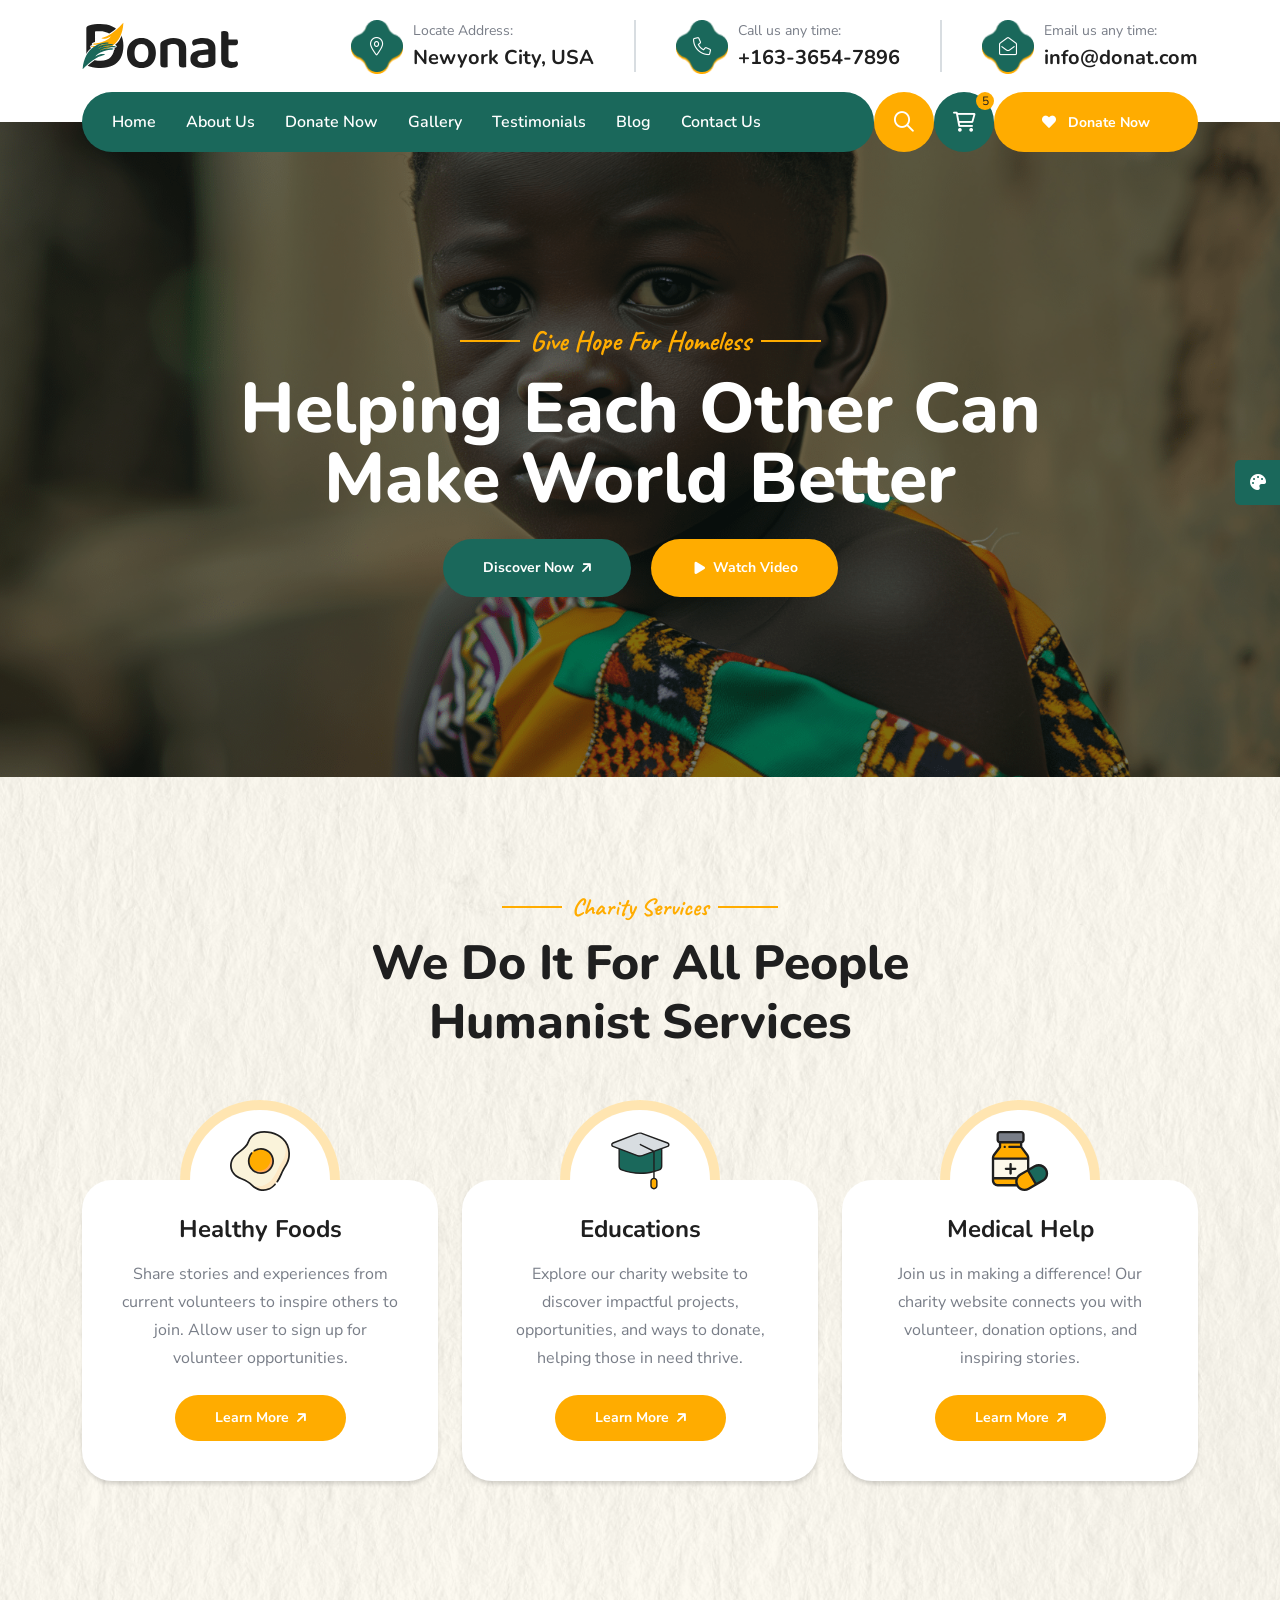
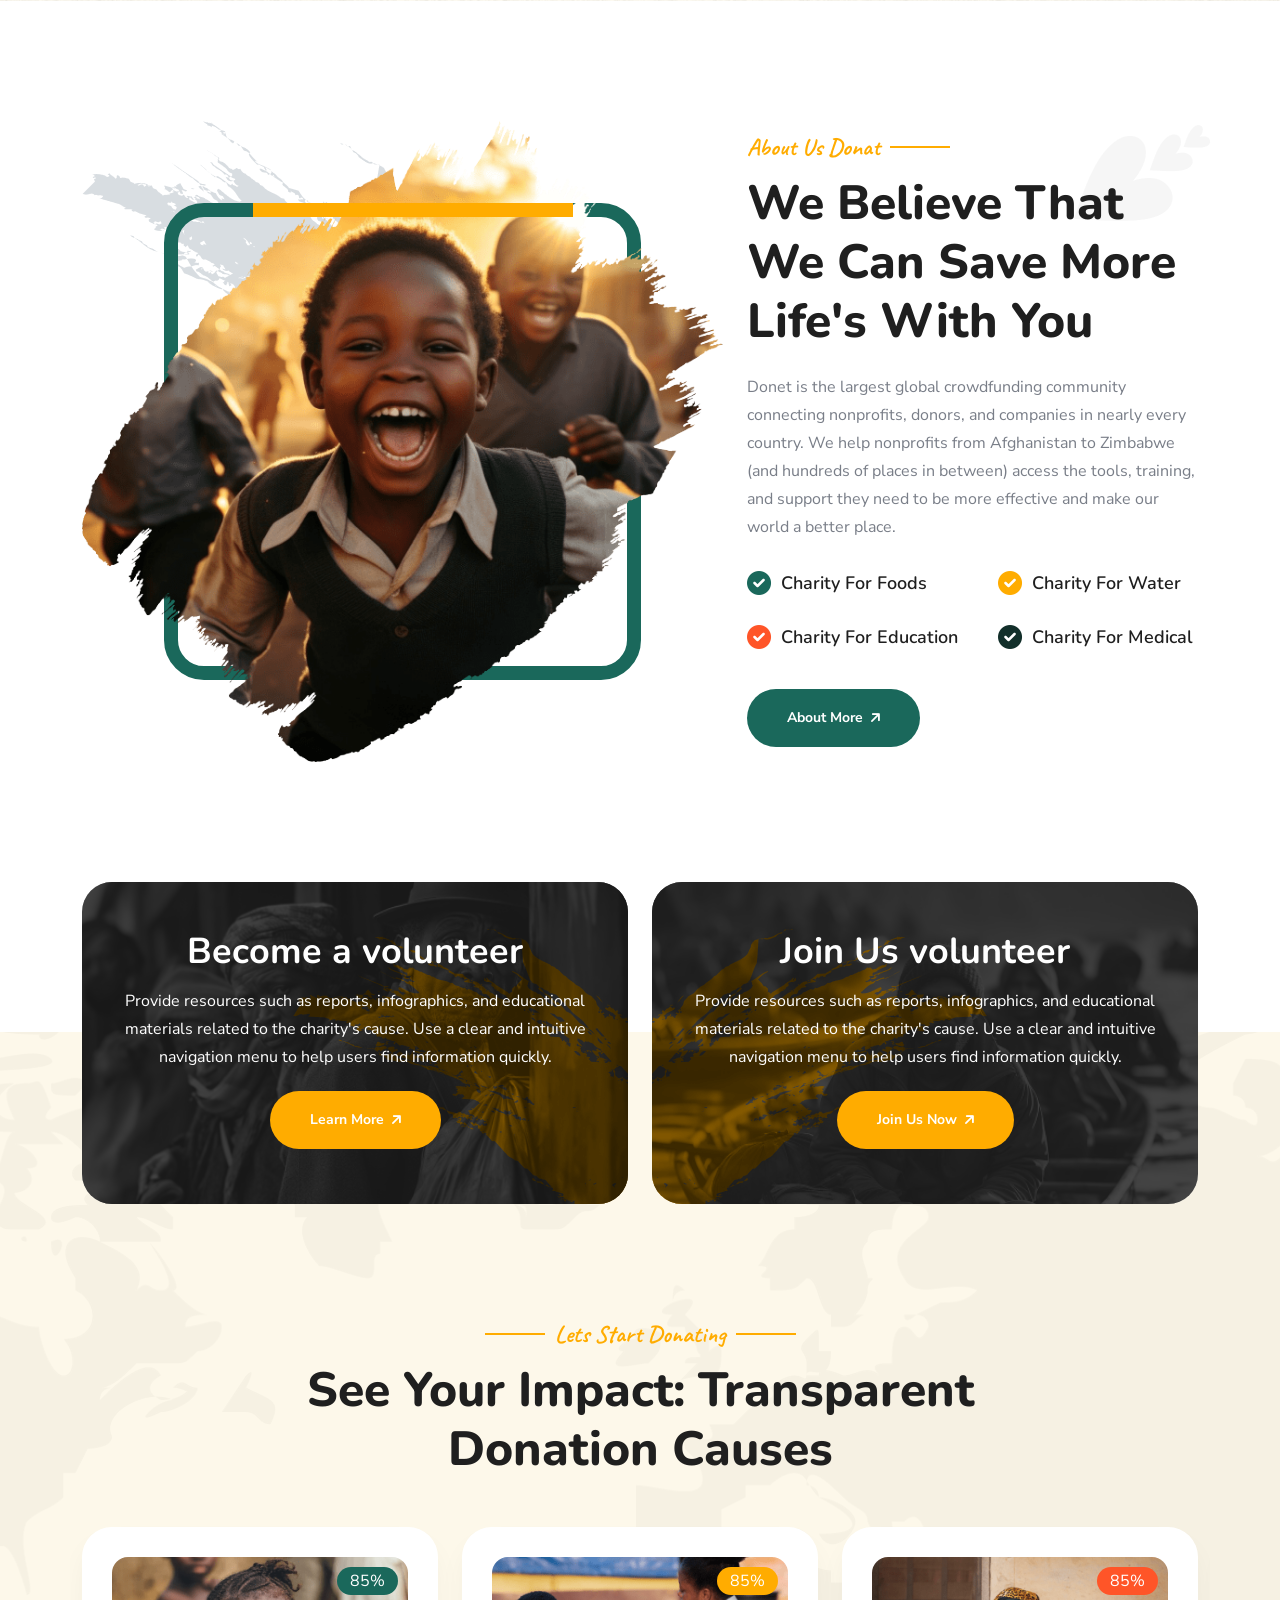
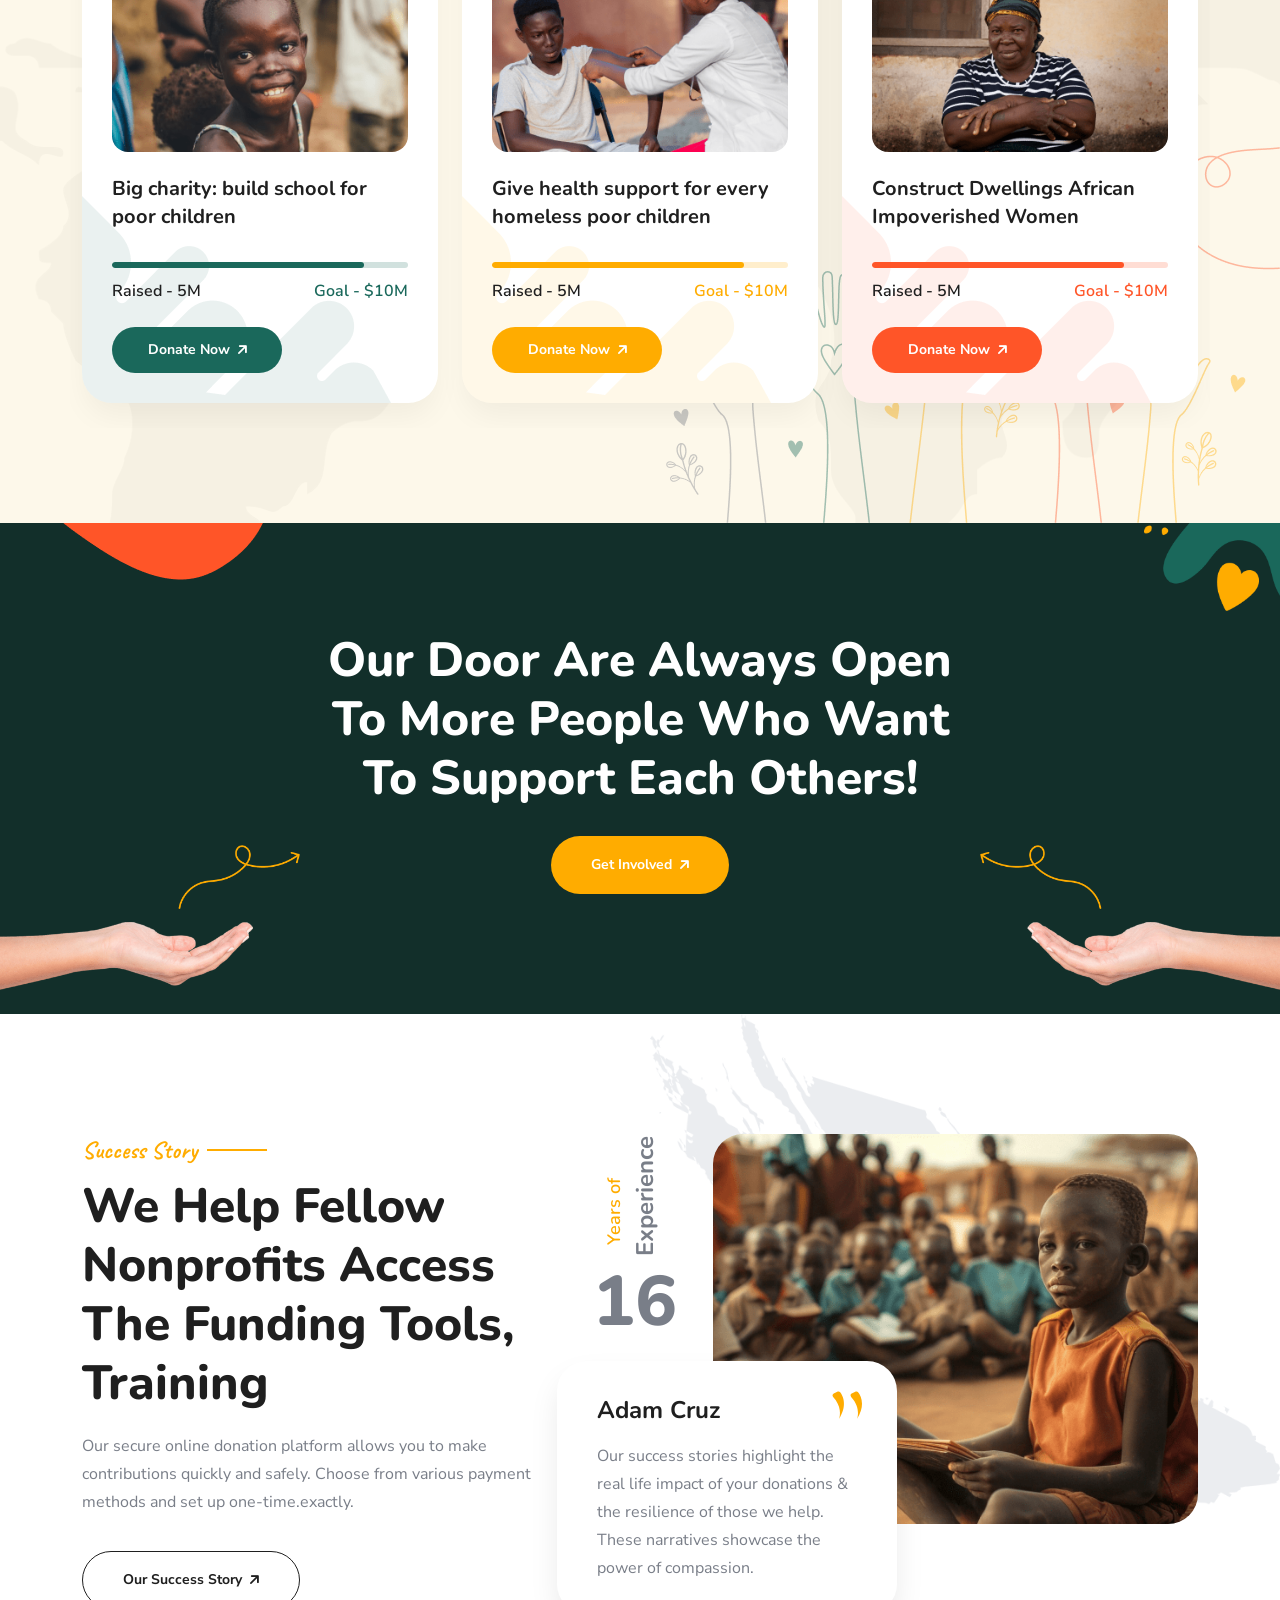
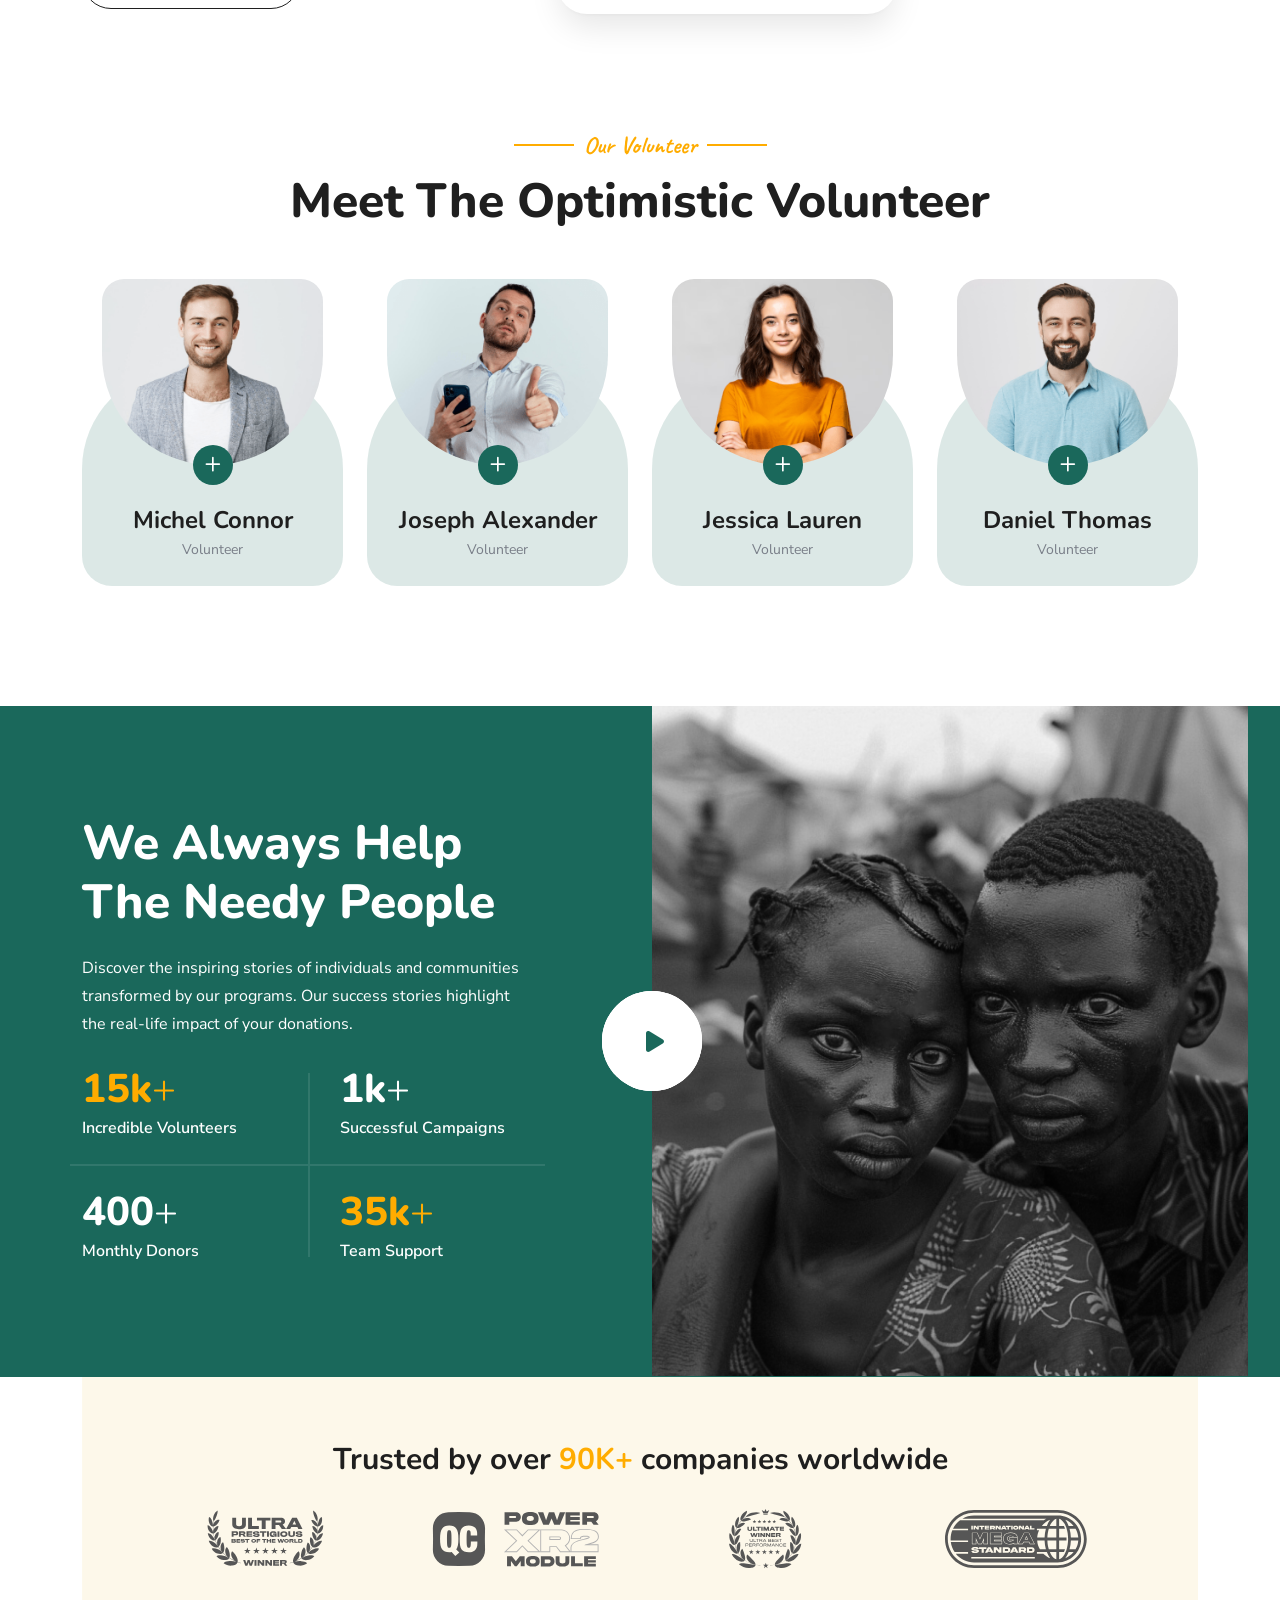
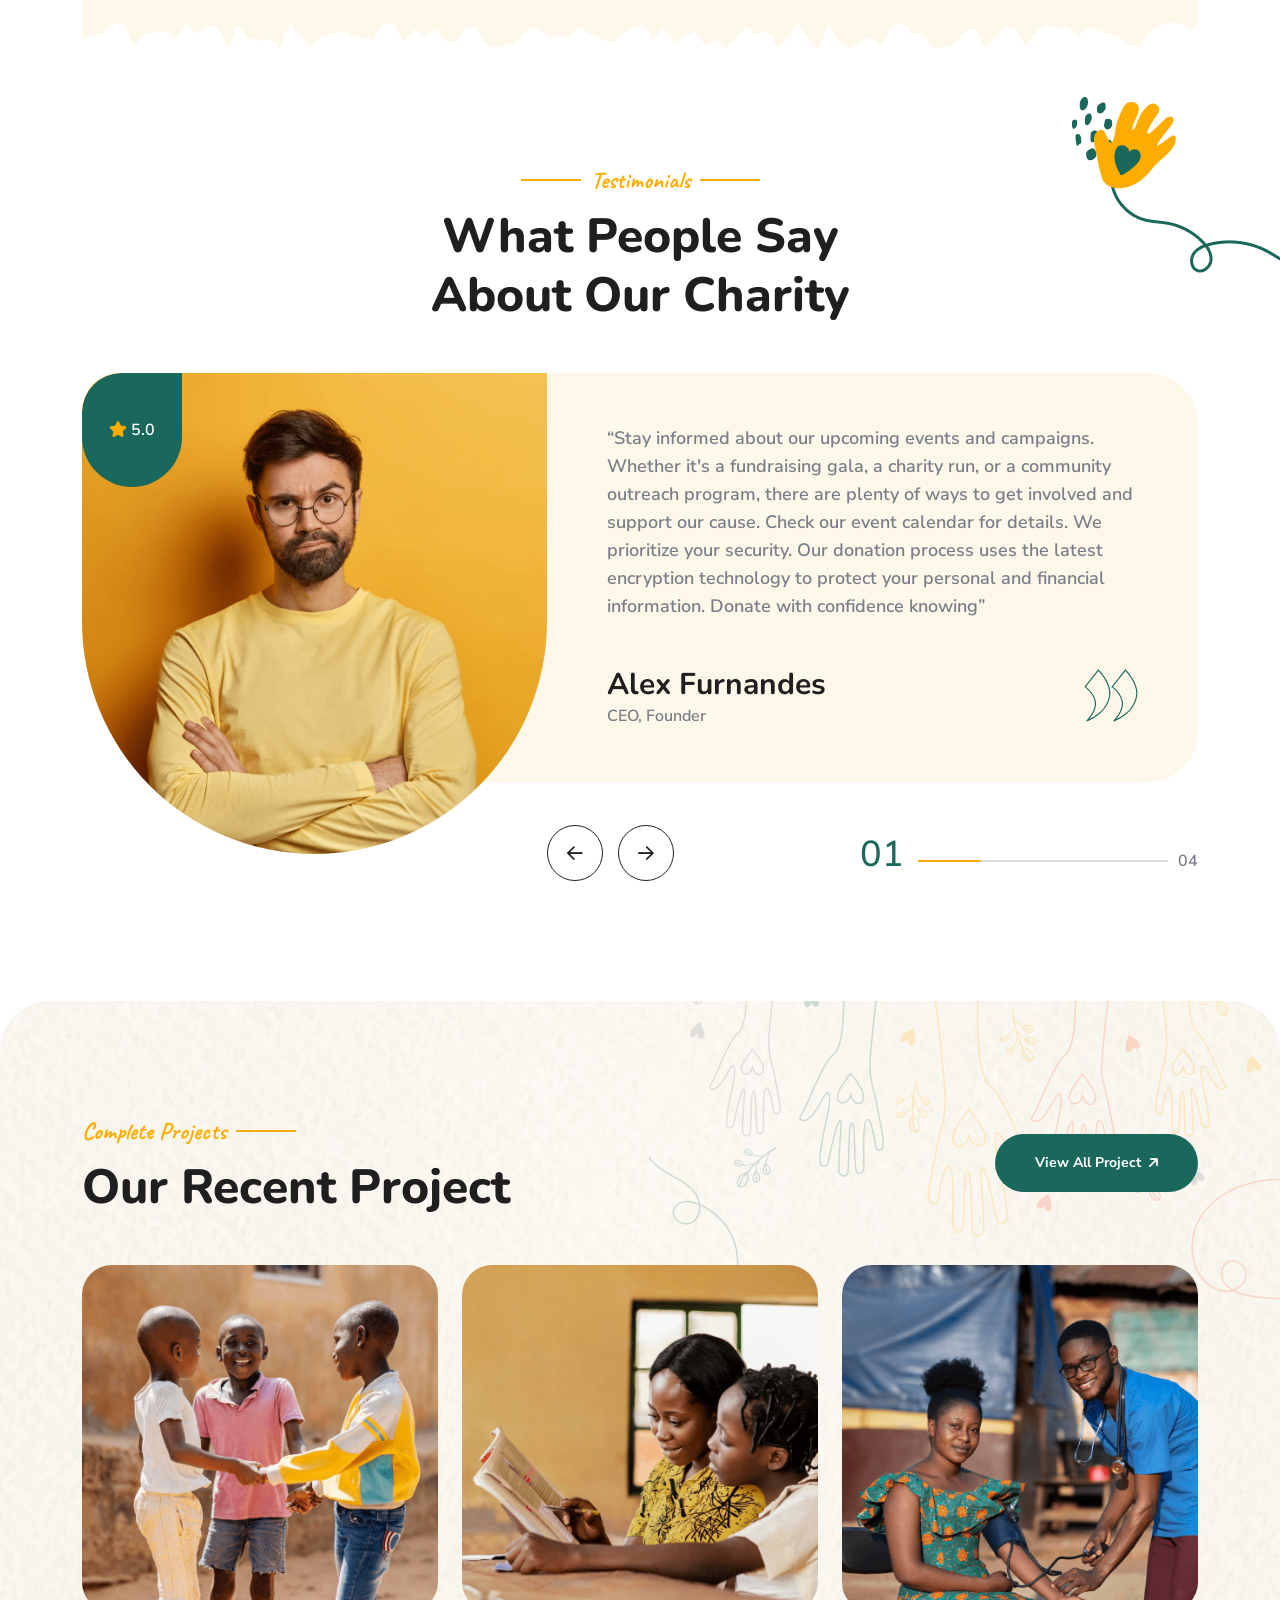
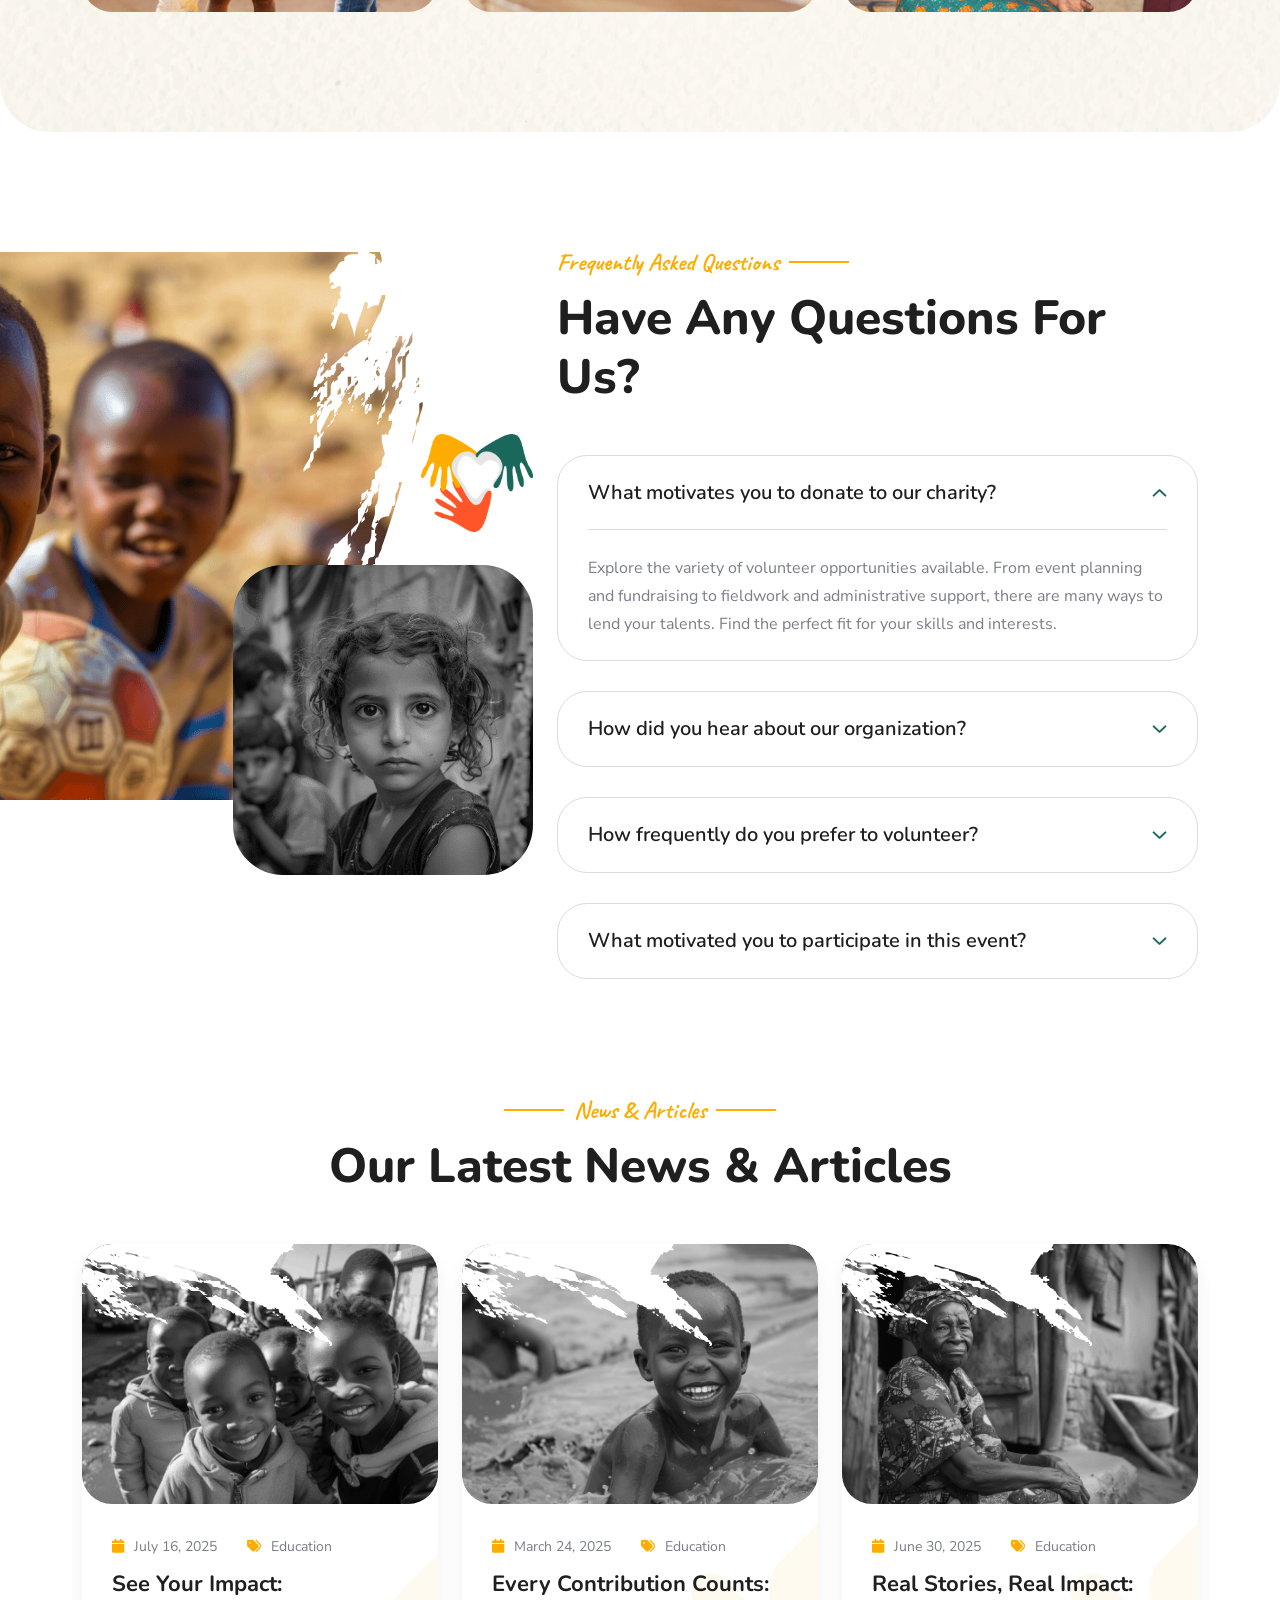
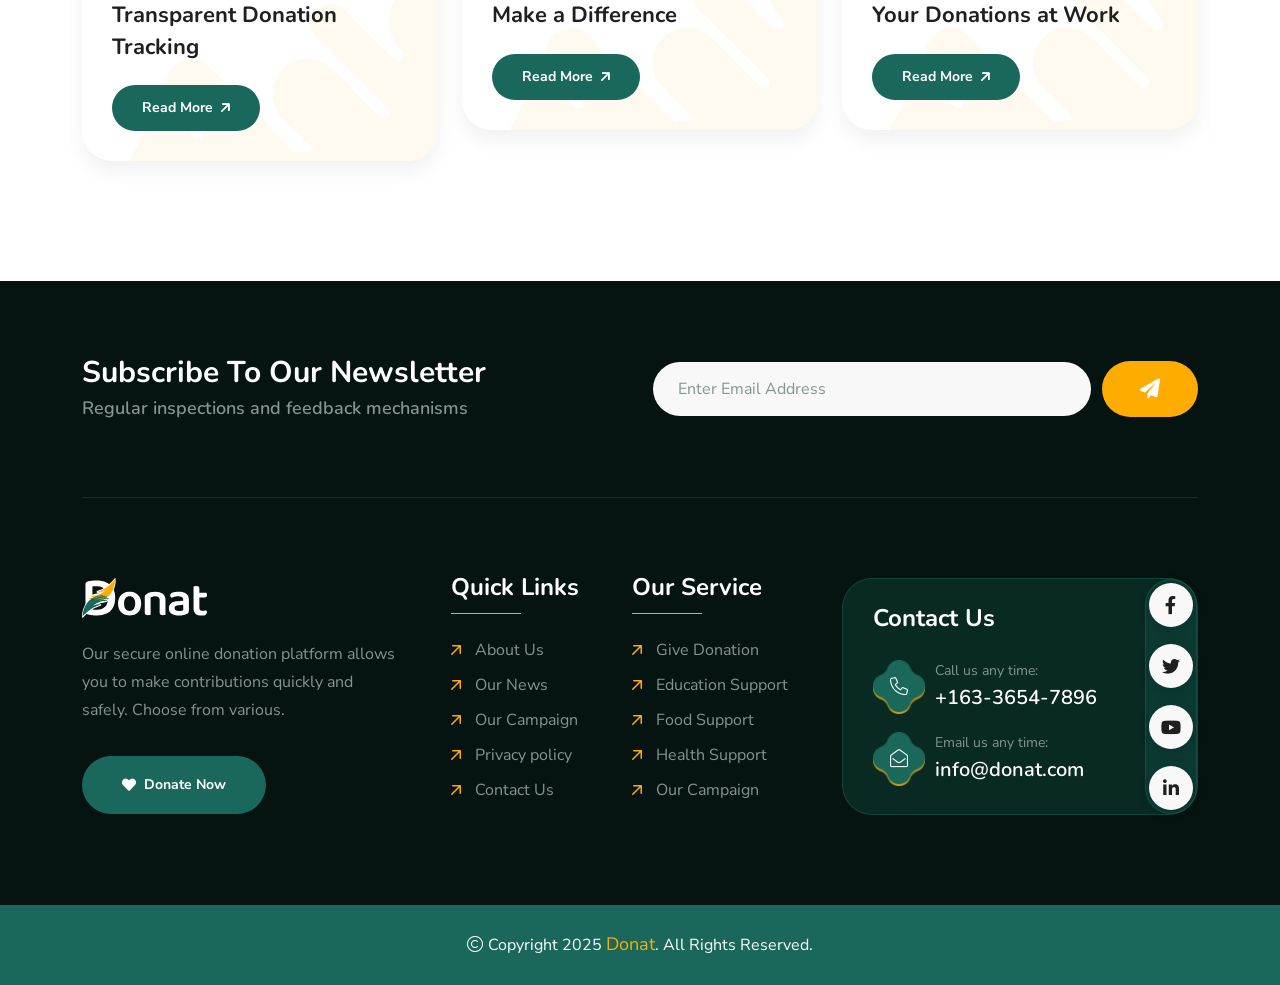
<file: index.html>
<!doctype html>
<html class="no-js" lang="zxx" dir="ltr">

<head>
    <meta charset="utf-8">
    <meta http-equiv="x-ua-compatible" content="ie=edge">
    <title>Donat - Charity & Donation-Home</title>
    <meta name="author" content="Donat">
    <meta name="description" content="Donat - Charity & Donation HTML ">
    <meta name="keywords" content="Donat - Charity & Donation HTML ">
    <meta name="robots" content="INDEX,FOLLOW">

    <!-- Mobile Specific Metas -->
    <meta name="viewport" content="width=device-width, initial-scale=1, shrink-to-fit=no">

    <!-- Favicons - Place favicon.ico in the root directory -->
    <link rel="apple-touch-icon" sizes="57x57" href="assets/img/favicons/apple-icon-57x57.png">
    <link rel="apple-touch-icon" sizes="60x60" href="assets/img/favicons/apple-icon-60x60.png">
    <link rel="apple-touch-icon" sizes="72x72" href="assets/img/favicons/apple-icon-72x72.png">
    <link rel="apple-touch-icon" sizes="76x76" href="assets/img/favicons/apple-icon-76x76.png">
    <link rel="apple-touch-icon" sizes="114x114" href="assets/img/favicons/apple-icon-114x114.png">
    <link rel="apple-touch-icon" sizes="120x120" href="assets/img/favicons/apple-icon-120x120.png">
    <link rel="apple-touch-icon" sizes="144x144" href="assets/img/favicons/apple-icon-144x144.png">
    <link rel="apple-touch-icon" sizes="152x152" href="assets/img/favicons/apple-icon-152x152.png">
    <link rel="apple-touch-icon" sizes="180x180" href="assets/img/favicons/apple-icon-180x180.png">
    <link rel="icon" type="image/png" sizes="192x192" href="assets/img/favicons/android-icon-192x192.png">
    <link rel="icon" type="image/png" sizes="32x32" href="assets/img/favicons/favicon-32x32.png">
    <link rel="icon" type="image/png" sizes="96x96" href="assets/img/favicons/favicon-96x96.png">
    <link rel="icon" type="image/png" sizes="16x16" href="assets/img/favicons/favicon-16x16.png">
    <link rel="manifest" href="assets/img/favicons/manifest.json">
    <meta name="msapplication-TileColor" content="#ffffff">
    <meta name="msapplication-TileImage" content="assets/img/favicons/ms-icon-144x144.png">
    <meta name="theme-color" content="#ffffff">

    <!--==============================
	  Google Fonts
	============================== -->
    <link rel="preconnect" href="https://fonts.googleapis.com/">
    <link rel="preconnect" href="https://fonts.gstatic.com/" crossorigin>
    <link href="https://fonts.googleapis.com/css2?family=Caveat:wght@400..700&amp;family=Nunito+Sans:ital,opsz,wght@0,6..12,200..1000;1,6..12,200..1000&amp;family=Nunito:ital,wght@0,200..1000;1,200..1000&amp;display=swap" rel="stylesheet">

    <!--==============================
	    All CSS File
	============================== -->
    <!-- Bootstrap -->
    <link rel="stylesheet" href="assets/css/bootstrap.min.css">
    <!-- Fontawesome Icon -->
    <link rel="stylesheet" href="assets/css/fontawesome.min.css">
    <!-- Magnific Popup -->
    <link rel="stylesheet" href="assets/css/magnific-popup.min.css">
    <!-- Swiper Js -->
    <link rel="stylesheet" href="assets/css/swiper-bundle.min.css">
    <!-- Theme Custom CSS -->
    <link rel="stylesheet" href="assets/css/style.css">

</head>

<body>

    <!--[if lte IE 9]>
    	<p class="browserupgrade">You are using an <strong>outdated</strong> browser. Please <a href="https://browsehappy.com/">upgrade your browser</a> to improve your experience and security.</p>
  	<![endif]-->


    <!--********************************
   		Code Start From Here 
	******************************** -->

    <!--==============================
     Preloader
  ==============================-->
    <div class="preloader ">
        <button class="th-btn style2 preloaderCls">Cancel Preloader </button>
        <div class="preloader-inner">
            <span class="loader">
                LIT Donat
                <span class="loading-text"> LIT Donat</span>
            </span>
        </div>
    </div><!--==============================
    Sidemenu
============================== -->
    <div class="sidemenu-wrapper sidemenu-cart ">
        <div class="sidemenu-content">
            <button class="closeButton sideMenuCls"><i class="far fa-times"></i></button>
            <div class="widget woocommerce widget_shopping_cart">
                <h3 class="widget_title">Shopping cart</h3>
                <div class="widget_shopping_cart_content">
                    <ul class="woocommerce-mini-cart cart_list product_list_widget ">
                        <li class="woocommerce-mini-cart-item mini_cart_item">
                            <a href="#" class="remove remove_from_cart_button"><i class="far fa-times"></i></a>
                            <a href="#"><img src="assets/img/product/product_thumb_1_1.png" alt="Cart Image">Books</a>
                            <span class="quantity">1 ×
                                <span class="woocommerce-Price-amount amount">
                                    <span class="woocommerce-Price-currencySymbol">$</span>940.00</span>
                            </span>
                        </li>
                        <li class="woocommerce-mini-cart-item mini_cart_item">
                            <a href="#" class="remove remove_from_cart_button"><i class="far fa-times"></i></a>
                            <a href="#"><img src="assets/img/product/product_thumb_1_2.png" alt="Cart Image">Medicine</a>
                            <span class="quantity">1 ×
                                <span class="woocommerce-Price-amount amount">
                                    <span class="woocommerce-Price-currencySymbol">$</span>899.00</span>
                            </span>
                        </li>
                        <li class="woocommerce-mini-cart-item mini_cart_item">
                            <a href="#" class="remove remove_from_cart_button"><i class="far fa-times"></i></a>
                            <a href="#"><img src="assets/img/product/product_thumb_1_3.png" alt="Cart Image">Dress</a>
                            <span class="quantity">1 ×
                                <span class="woocommerce-Price-amount amount">
                                    <span class="woocommerce-Price-currencySymbol">$</span>756.00</span>
                            </span>
                        </li>
                        <li class="woocommerce-mini-cart-item mini_cart_item">
                            <a href="#" class="remove remove_from_cart_button"><i class="far fa-times"></i></a>
                            <a href="#"><img src="assets/img/product/product_thumb_1_4.png" alt="Cart Image">Chair</a>
                            <span class="quantity">1 ×
                                <span class="woocommerce-Price-amount amount">
                                    <span class="woocommerce-Price-currencySymbol">$</span>723.00</span>
                            </span>
                        </li>
                        <li class="woocommerce-mini-cart-item mini_cart_item">
                            <a href="#" class="remove remove_from_cart_button"><i class="far fa-times"></i></a>
                            <a href="#"><img src="assets/img/product/product_thumb_1_5.png" alt="Cart Image">Cloths</a>
                            <span class="quantity">1 ×
                                <span class="woocommerce-Price-amount amount">
                                    <span class="woocommerce-Price-currencySymbol">$</span>1080.00</span>
                            </span>
                        </li>
                    </ul>
                    <p class="woocommerce-mini-cart__total total">
                        <strong>Subtotal:</strong>
                        <span class="woocommerce-Price-amount amount">
                            <span class="woocommerce-Price-currencySymbol">$</span>4398.00</span>
                    </p>
                    <p class="woocommerce-mini-cart__buttons buttons">
                        <a href="cart.html" class="th-btn wc-forward">View cart</a>
                        <a href="checkout.html" class="th-btn checkout wc-forward">Checkout</a>
                    </p>
                </div>
            </div>
        </div>
    </div>
    <div class="popup-search-box d-none d-lg-block">
        <button class="searchClose"><i class="far fa-times"></i></button>
        <form action="#">
            <input type="text" placeholder="What are you looking for?">
            <button type="submit"><i class="fal fa-search"></i></button>
        </form>
    </div><!--==============================
    Mobile Menu
  ============================== -->
    <div class="th-menu-wrapper">
        <div class="th-menu-area text-center">
            <button class="th-menu-toggle"><i class="fal fa-times"></i></button>
            <div class="mobile-logo">
                <a href="index.html"><img src="assets/img/logo.svg" alt="Donat"></a>
            </div>
            <div class="th-mobile-menu">
                <ul>
                    <li class="">
                        <a href="index.html">Home</a>  
                    </li>
                    <li>
                        <a href="about.html">About Us</a>
                    </li>
                   
                    <li>
                        <a href="donate-now.html">Donate Now</a>
                    </li>
                        
                     <li>
                        <a href="gallery.html">Gallery</a>
                    </li>

                    <li>
                        <a href="testimonial.html">Testimonials</a>
                    </li>

                     <li>
                        <a href="blog.html">Blog </a>
                    </li>
                     
                    <li>
                        <a href="contact.html">Contact Us</a>
                    </li>
                </ul>
            </div>
        </div>
    </div>
    <div class="color-scheme-wrap active">
        <button class="switchIcon"><i class="fa-solid fa-palette"></i></button>
        <h3 class="color-scheme-wrap-title text-center">Color Switcher</h3>
        <h4 class="color-scheme-wrap-subtitle text-center">Theme Color</h4>
        <div class="color-switch-btns">
            <button data-color="#1A685B"><i class="fa-solid fa-droplet"></i></button>
            <button data-color="#f34e3a"><i class="fa-solid fa-droplet"></i></button>
            <button data-color="#FF4857"><i class="fa-solid fa-droplet"></i></button>
            <button data-color="#3843C1"><i class="fa-solid fa-droplet"></i></button>
            <button data-color="#FF7E02"><i class="fa-solid fa-droplet"></i></button>
        </div>
        <h4 class="color-scheme-wrap-subtitle mt-20 text-center">Secondary Color</h4>
        <div class="secondary-color-switch-btns">
            <button data-secondary-color="#FFAC00"><i class="fa-solid fa-droplet"></i></button>
            <button data-secondary-color="#F41E1E"><i class="fa-solid fa-droplet"></i></button>
            <button data-secondary-color="#f34e3a"><i class="fa-solid fa-droplet"></i></button>
            <button data-secondary-color="#FF4857"><i class="fa-solid fa-droplet"></i></button>
            <button data-secondary-color="#3843C1"><i class="fa-solid fa-droplet"></i></button>
        </div>
    </div><!--==============================
	Header Area
==============================-->
    <header class="th-header header-default onepage-nav">
        <div class="menu-top">
            <div class="container">
                <div class="row justify-content-center justify-content-lg-between align-items-center gy-2">
                    <div class="col-auto d-none d-lg-block">
                        <div class="header-logo">
                            <a href="index.html"><img src="assets/img/logo.svg" alt="Donat"></a>
                        </div>
                    </div>
                    <div class="col-auto d-none d-md-block">
                        <div class="info-card-wrap">
                            <div class="info-card">
                                <div class="box-icon">
                                    <i class="fal fa-map-marker-alt"></i>
                                    <div class="bg-shape1" data-mask-src="assets/img/shape/info_card_icon_bg_shape_1_1.png"></div>
                                    <div class="bg-shape2" data-mask-src="assets/img/shape/info_card_icon_bg_shape_1_1.png"></div>
                                </div>
                                <div class="box-content">
                                    <p class="box-text">Locate Address:</p>
                                    <h4 class="box-title"><a href="https://www.google.com/maps">Newyork City, USA</a></h4>
                                </div>
                            </div>
                            <div class="info-card">
                                <div class="box-icon">
                                    <i class="fal fa-phone"></i>
                                    <div class="bg-shape1" data-mask-src="assets/img/shape/info_card_icon_bg_shape_1_1.png"></div>
                                    <div class="bg-shape2" data-mask-src="assets/img/shape/info_card_icon_bg_shape_1_1.png"></div>
                                </div>
                                <div class="box-content">
                                    <p class="box-text">Call us any time:</p>
                                    <h4 class="box-title"><a href="tel:16336547896">+163-3654-7896</a></h4>
                                </div>
                            </div>
                            <div class="info-card">
                                <div class="box-icon">
                                    <i class="fal fa-envelope-open"></i>
                                    <div class="bg-shape1" data-mask-src="assets/img/shape/info_card_icon_bg_shape_1_1.png"></div>
                                    <div class="bg-shape2" data-mask-src="assets/img/shape/info_card_icon_bg_shape_1_1.png"></div>
                                </div>
                                <div class="box-content">
                                    <p class="box-text">Email us any time:</p>
                                    <h4 class="box-title"><a href="mailto:info@donat.com">info@donat.com</a></h4>
                                </div>
                            </div>
                        </div>
                    </div>
                    <div class="col-auto header-social-col">
                        <div class="th-social">
                            <a href="https://www.facebook.com/"><i class="fab fa-facebook-f"></i></a>
                            <a href="https://www.twitter.com/"><i class="fab fa-twitter"></i></a>
                            <a href="https://www.youtube.com/"><i class="fab fa-youtube"></i></a>
                            <a href="https://www.linkedin.com/"><i class="fab fa-linkedin-in"></i></a>
                        </div>
                    </div>
                </div>
            </div>
        </div>
        <div class="sticky-wrapper">
            <!-- Main Menu Area -->
            <div class="container">
                <div class="menu-area">
                    <div class="menu-area-wrap">
                        <div class="col-auto d-inline-block d-lg-none">
                            <div class="header-logo">
                                <a href="index.html"><img src="assets/img/logo-white.svg" alt="Donat"></a>
                            </div>
                        </div>
                        <nav class="main-menu d-none d-lg-block">
                            <ul>
                                <li class="">
                        <a href="index.html">Home</a>  
                    </li>
                    <li>
                        <a href="about.html">About Us</a>
                    </li>
                   
                    <li>
                        <a href="donate-now.html">Donate Now</a>
                    </li>
                        
                     <li>
                        <a href="gallery.html">Gallery</a>
                    </li>

                    <li>
                        <a href="testimonial.html">Testimonials</a>
                    </li>

                     <li>
                        <a href="blog.html">Blog </a>
                    </li>
                     
                    <li>
                        <a href="contact.html">Contact Us</a>
                    </li>
                            </ul>
                        </nav>
                        <p class="header-notice"><img class="me-1" src="assets/img/icon/heart-icon.svg" alt="img">Are you ready to help them? Let’s become a volunteers...</p>
                    </div>
                    <div class="header-button">
                        <button type="button" class="icon-btn style2 searchBoxToggler d-lg-block d-none"><i class="far fa-search"></i></button>
                        <button type="button" class="icon-btn sideMenuToggler">
                            <span class="badge">5</span>
                            <i class="fa-regular fa-cart-shopping"></i>
                        </button>
                        <a href="contact.html" class="th-btn style3 d-lg-block d-none"><i class="fas fa-heart me-2"></i> Donate Now</a>
                        <button type="button" class="icon-btn th-menu-toggle d-lg-none"><i class="far fa-bars"></i></button>
                    </div>
                </div>
            </div>
        </div>
    </header>



    <!--==============================
Hero Area
==============================-->
    <div class="th-hero-wrapper hero-1" id="hero">
        <div class="swiper th-slider hero-slider1" id="heroSlide1" data-slider-options='{"effect":"fade", "autoHeight": "true"}'>
            <div class="swiper-wrapper">
                <div class="swiper-slide">
                    <div class="hero-inner" data-bg-src="assets/img/hero/hero_bg_1_1.jpg" data-overlay="black4" data-opacity="5">
                        <div class="hero-bg-shape1-1">
                            <img src="assets/img/hero/hero-bg-shape1-1.png" alt="img">
                        </div>
                        <div class="container">
                            <div class="row justify-content-center">
                                <div class="col-xl-12">
                                    <div class="hero-style1 text-center">
                                        <span class="sub-title justify-content-center" data-ani="slideinup" data-ani-delay="0.2s">Give Hope For Homeless</span>
                                        <h1 class="hero-title text-white">
                                            <span class="title1" data-ani="slideinup" data-ani-delay="0.4s">
                                                Helping Each Other Can </span>
                                            <span class="title1" data-ani="slideinup" data-ani-delay="0.4s">
                                                Make World Better </span>
                                        </h1>
                                        <div class="btn-wrap justify-content-center" data-ani="slideinup" data-ani-delay="0.7s">
                                            <a href="contact.html" class="th-btn style4">Discover Now <i class="fas fa-arrow-up-right ms-2"></i></a>
                                            <a href="https://www.youtube.com/watch?v=_sI_Ps7JSEk" class="th-btn style5 popup-video"><i class="fas fa-play me-2"></i> Watch Video</a>
                                        </div>
                                    </div>
                                </div>
                            </div>
                        </div>
                    </div>

                </div>
                <div class="swiper-slide">
                    <div class="hero-inner" data-bg-src="assets/img/hero/hero_bg_1_2.jpg" data-overlay="black4" data-opacity="5">
                        <div class="hero-bg-shape1-1">
                            <img src="assets/img/hero/hero-bg-shape1-1.png" alt="img">
                        </div>
                        <div class="container">
                            <div class="row justify-content-center">
                                <div class="col-xl-12">
                                    <div class="hero-style1 text-center">
                                        <span class="sub-title justify-content-center" data-ani="slideinup" data-ani-delay="0.2s">Welcome to Donat Charity</span>
                                        <h1 class="hero-title text-white">
                                            <span class="title1" data-ani="slideinup" data-ani-delay="0.4s">
                                                Every Donation Counts </span>
                                            <span class="title1" data-ani="slideinup" data-ani-delay="0.4s">
                                                Every Heart Matters </span>
                                        </h1>
                                        <div class="btn-wrap justify-content-center" data-ani="slideinup" data-ani-delay="0.7s">
                                            <a href="contact.html" class="th-btn style4">Discover Now <i class="fas fa-arrow-up-right ms-2"></i></a>
                                            <a href="https://www.youtube.com/watch?v=_sI_Ps7JSEk" class="th-btn style5 popup-video"><i class="fas fa-play me-2"></i> Watch Video</a>
                                        </div>
                                    </div>
                                </div>
                            </div>
                        </div>
                    </div>

                </div>
            </div>
        </div>
    </div>
    <!--======== / Hero Section ========-->
    <!--==============================
Service Area  
==============================-->
    <section class="overflow-hidden space" id="service-sec" data-bg-src="assets/img/bg/gray-bg1.png" data-overlay="gray" data-opacity="6">
        <div class="shape-mockup service-bg-shape1-1 d-xxl-inline-block d-none" data-top="15%" data-left="0">
            <div class="color-masking">
                <div class="masking-src" data-mask-src="assets/img/shape/hand-shape1.png"></div>
                <img src="assets/img/shape/hand-shape1.png" alt="img">
            </div>
        </div>
        <div class="shape-mockup service-bg-shape1-2 d-xxl-inline-block d-none" data-top="35%" data-left="0">
            <div class="color-masking">
                <div class="masking-src" data-mask-src="assets/img/shape/hand-shape2.png"></div>
                <img src="assets/img/shape/hand-shape2.png" alt="img">
            </div>
        </div>
        <div class="service-bg-shape1-3 d-xxl-inline-block d-none"></div>
        <div class="service-bg-shape1-4 d-xxl-inline-block d-none"></div>
        <div class="container">
            <div class="row justify-content-center">
                <div class="col-lg-7">
                    <div class="title-area text-center">
                        <span class="sub-title">Charity Services</span>
                        <h2 class="sec-title">We Do it for all People
                            Humanist Services</h2>
                    </div>
                </div>
            </div>
            <div class="row gy-30 gx-30 justify-content-center">
                <div class="col-xl-4 col-md-6">
                    <div class="service-card">
                        <div class="box-icon">
                            <img src="assets/img/icon/service-icon/service-card-icon1-1.svg" alt="Icon">
                        </div>
                        <div class="box-content">
                            <h3 class="box-title"><a href="about.html">Healthy Foods</a></h3>
                            <p class="box-text">Share stories and experiences from current volunteers to inspire others to join. Allow user to sign up for volunteer opportunities.</p>
                            <a href="about.html" class="th-btn">Learn More<i class="fas fa-arrow-up-right ms-2"></i></a>
                        </div>
                    </div>
                </div>
                <div class="col-xl-4 col-md-6">
                    <div class="service-card">
                        <div class="box-icon">
                            <img src="assets/img/icon/service-icon/service-card-icon1-2.svg" alt="Icon">
                        </div>
                        <div class="box-content">
                            <h3 class="box-title"><a href="about.html">Educations</a></h3>
                            <p class="box-text">Explore our charity website to discover impactful projects, opportunities, and ways to donate, helping those in need thrive.</p>
                            <a href="about.html" class="th-btn">Learn More<i class="fas fa-arrow-up-right ms-2"></i></a>
                        </div>
                    </div>
                </div>
                <div class="col-xl-4 col-md-6">
                    <div class="service-card">
                        <div class="box-icon">
                            <img src="assets/img/icon/service-icon/service-card-icon1-3.svg" alt="Icon">
                        </div>
                        <div class="box-content">
                            <h3 class="box-title"><a href="about.html">Medical Help</a></h3>
                            <p class="box-text">Join us in making a difference! Our charity website connects you with volunteer, donation options, and inspiring stories.</p>
                            <a href="about.html" class="th-btn">Learn More<i class="fas fa-arrow-up-right ms-2"></i></a>
                        </div>
                    </div>
                </div>
            </div>
        </div>
    </section>

    <!--==============================
About Area  
==============================-->
    <div class="overflow-hidden space" id="about-sec">
        <div class="shape-mockup about-bg-shape1-1 jump-reverse" data-top="10%" data-right="5%">
            <img src="assets/img/shape/heart-shape1.png" alt="shape">
        </div>
        <div class="container">
            <div class="row gy-4 align-items-center">
                <div class="col-xl-7">
                    <div class="img-box1">
                        <div class="img1" data-mask-src="assets/img/normal/about_1_1-mask.png">
                            <img src="assets/img/normal/about_1_1.png" alt="About">
                        </div>
                        <div class="about-shape1-1 jump">
                            <img src="assets/img/shape/about_shape1_1.png" alt="img">
                        </div>
                    </div>
                </div>
                <div class="col-xl-5">
                    <div class="about-wrap1">
                        <div class="title-area mb-30">
                            <span class="sub-title before-none">About Us Donat</span>
                            <h2 class="sec-title">We Believe that We can Save More Life's with you</h2>
                            <p class="">Donet is the largest global crowdfunding community connecting nonprofits, donors, and companies in nearly every country. We help nonprofits from Afghanistan to Zimbabwe (and hundreds of places in between) access the tools, training, and support they need to be more effective and make our world a better place.</p>
                        </div>
                        <div class="checklist style2 list-two-column">
                            <ul>
                                <li>Charity For Foods</li>
                                <li data-theme-color="var(--theme-color2)">Charity For Water</li>
                                <li data-theme-color="#FF5528">Charity For Education</li>
                                <li data-theme-color="#122F2A">Charity For Medical</li>
                            </ul>
                        </div>
                        <div class="btn-wrap mt-40">
                            <a href="about.html" class="th-btn">About More<i class="fas fa-arrow-up-right ms-2"></i></a>
                        </div>
                    </div>
                </div>

            </div>
        </div>
    </div>
    <!--==============================
Cta Area  
==============================-->
    <div class="cta-area-1">
        <div class="container z-index-common " data-pos-for="#donation-sec" data-sec-pos="bottom-half">
            <div class="row gy-4">
                <div class="col-lg-6">
                    <div class="cta-card" data-bg-src="assets/img/bg/cta-bg1-1.jpg">
                        <div class="shape-mockup cta-card-bg-shape" data-bottom="0" data-right="0" data-mask-src="assets/img/shape/cta_shape1_1.png">
                            <img src="assets/img/shape/cta_shape1_1.png" alt="img">
                        </div>
                        <h3 class="box-title">Become a volunteer</h3>
                        <p class="box-text">Provide resources such as reports, infographics, and educational materials related to the charity's cause. Use a clear and intuitive navigation menu to help users find information quickly.</p>
                        <a href="contact.html" class="th-btn style5">Learn More <i class="fas fa-arrow-up-right ms-2"></i></a>
                    </div>
                </div>
                <div class="col-lg-6">
                    <div class="cta-card style2" data-bg-src="assets/img/bg/cta-bg1-2.jpg">
                        <div class="shape-mockup cta-card-bg-shape" data-bottom="0" data-left="0" data-mask-src="assets/img/shape/cta_shape1_1.png">
                            <img src="assets/img/shape/cta_shape1_1.png" alt="img">
                        </div>
                        <h3 class="box-title">Join Us volunteer</h3>
                        <p class="box-text">Provide resources such as reports, infographics, and educational materials related to the charity's cause. Use a clear and intuitive navigation menu to help users find information quickly.</p>
                        <a href="contact.html" class="th-btn style5">Join Us Now <i class="fas fa-arrow-up-right ms-2"></i></a>
                    </div>
                </div>
            </div>
        </div>
    </div><!--==============================
Donation Area  
==============================-->
    <section class="space bg-gray" data-bg-src="assets/img/bg/donation-bg1-1.png" id="donation-sec">
        <div class="shape-mockup donation-bg-shape1-1" data-bottom="0" data-right="0"><img src="assets/img/shape/donation-shape1-1.png" alt="shape"></div>
        <div class="container">
            <div class="row justify-content-center">
                <div class="col-lg-8">
                    <div class="title-area text-center">
                        <span class="sub-title">Lets Start Donating</span>
                        <h2 class="sec-title">See Your Impact: Transparent
                            Donation Causes</h2>
                    </div>
                </div>
            </div>
            <div class="slider-area">
                <div class="swiper th-slider has-shadow" id="donationSlider1" data-slider-options='{"breakpoints":{"0":{"slidesPerView":1},"576":{"slidesPerView":"1"},"768":{"slidesPerView":"2"},"992":{"slidesPerView":"2"},"1200":{"slidesPerView":"3"}}, "autoHeight": "true"}'>
                    <div class="swiper-wrapper">
                        <div class="swiper-slide">
                            <div class="donation-card" data-theme-color="">
                                <div class="donation-card-shape" data-mask-src="assets/img/donation/donation-card-bg-shape1-1.png"></div>
                                <div class="box-thumb">
                                    <img src="assets/img/donation/donation1-1.png" alt="image">
                                    <div class="donation-card-tag">85%</div>
                                </div>
                                <div class="box-content">
                                    <h3 class="box-title"><a href="blog-details.html">Big charity: build school for poor children</a></h3>
                                    <div class="donation-card_progress-wrap">

                                        <div class="progress">
                                            <div class="progress-bar" style="width: 85%;">
                                            </div>
                                        </div>
                                        <div class="donation-card_progress-content">
                                            <span class="donation-card_raise">Raised - 5M</span>
                                            <span class="donation-card_goal">Goal - $10M</span>
                                        </div>
                                    </div>
                                    <a href="blog-details.html" class="th-btn style6">Donate Now <i class="fas fa-arrow-up-right ms-2"></i></a>
                                </div>
                            </div>
                        </div>

                        <div class="swiper-slide">
                            <div class="donation-card" data-theme-color="var(--theme-color2)">
                                <div class="donation-card-shape" data-mask-src="assets/img/donation/donation-card-bg-shape1-1.png"></div>
                                <div class="box-thumb">
                                    <img src="assets/img/donation/donation1-2.png" alt="image">
                                    <div class="donation-card-tag">85%</div>
                                </div>
                                <div class="box-content">
                                    <h3 class="box-title"><a href="blog-details.html">Give health support for every homeless poor children</a></h3>
                                    <div class="donation-card_progress-wrap">

                                        <div class="progress">
                                            <div class="progress-bar" style="width: 85%;">
                                            </div>
                                        </div>
                                        <div class="donation-card_progress-content">
                                            <span class="donation-card_raise">Raised - 5M</span>
                                            <span class="donation-card_goal">Goal - $10M</span>
                                        </div>
                                    </div>
                                    <a href="blog-details.html" class="th-btn style6">Donate Now <i class="fas fa-arrow-up-right ms-2"></i></a>
                                </div>
                            </div>
                        </div>

                        <div class="swiper-slide">
                            <div class="donation-card" data-theme-color="#FF5528">
                                <div class="donation-card-shape" data-mask-src="assets/img/donation/donation-card-bg-shape1-1.png"></div>
                                <div class="box-thumb">
                                    <img src="assets/img/donation/donation1-3.png" alt="image">
                                    <div class="donation-card-tag">85%</div>
                                </div>
                                <div class="box-content">
                                    <h3 class="box-title"><a href="blog-details.html">Construct Dwellings African Impoverished Women</a></h3>
                                    <div class="donation-card_progress-wrap">

                                        <div class="progress">
                                            <div class="progress-bar" style="width: 85%;">
                                            </div>
                                        </div>
                                        <div class="donation-card_progress-content">
                                            <span class="donation-card_raise">Raised - 5M</span>
                                            <span class="donation-card_goal">Goal - $10M</span>
                                        </div>
                                    </div>
                                    <a href="blog-details.html" class="th-btn style6">Donate Now <i class="fas fa-arrow-up-right ms-2"></i></a>
                                </div>
                            </div>
                        </div>

                        <div class="swiper-slide">
                            <div class="donation-card" data-theme-color="">
                                <div class="donation-card-shape" data-mask-src="assets/img/donation/donation-card-bg-shape1-1.png"></div>
                                <div class="box-thumb">
                                    <img src="assets/img/donation/donation1-1.png" alt="image">
                                    <div class="donation-card-tag">85%</div>
                                </div>
                                <div class="box-content">
                                    <h3 class="box-title"><a href="blog-details.html">Big charity: build school for poor children</a></h3>
                                    <div class="donation-card_progress-wrap">

                                        <div class="progress">
                                            <div class="progress-bar" style="width: 80%;">
                                            </div>
                                        </div>
                                        <div class="donation-card_progress-content">
                                            <span class="donation-card_raise">Raised - 5M</span>
                                            <span class="donation-card_goal">Goal - $10M</span>
                                        </div>
                                    </div>
                                    <a href="blog-details.html" class="th-btn style6">Donate Now <i class="fas fa-arrow-up-right ms-2"></i></a>
                                </div>
                            </div>
                        </div>

                        <div class="swiper-slide">
                            <div class="donation-card" data-theme-color="var(--theme-color2)">
                                <div class="donation-card-shape" data-mask-src="assets/img/donation/donation-card-bg-shape1-1.png"></div>
                                <div class="box-thumb">
                                    <img src="assets/img/donation/donation1-2.png" alt="image">
                                    <div class="donation-card-tag">85%</div>
                                </div>
                                <div class="box-content">
                                    <h3 class="box-title"><a href="blog-details.html">Give health support for every homeless poor children</a></h3>
                                    <div class="donation-card_progress-wrap">

                                        <div class="progress">
                                            <div class="progress-bar" style="width: 80%;">
                                            </div>
                                        </div>
                                        <div class="donation-card_progress-content">
                                            <span class="donation-card_raise">Raised - 5M</span>
                                            <span class="donation-card_goal">Goal - $10M</span>
                                        </div>
                                    </div>
                                    <a href="blog-details.html" class="th-btn style6">Donate Now <i class="fas fa-arrow-up-right ms-2"></i></a>
                                </div>
                            </div>
                        </div>

                        <div class="swiper-slide">
                            <div class="donation-card" data-theme-color="#FF5528">
                                <div class="donation-card-shape" data-mask-src="assets/img/donation/donation-card-bg-shape1-1.png"></div>
                                <div class="box-thumb">
                                    <img src="assets/img/donation/donation1-3.png" alt="image">
                                    <div class="donation-card-tag">85%</div>
                                </div>
                                <div class="box-content">
                                    <h3 class="box-title"><a href="blog-details.html">Construct Dwellings African Impoverished Women</a></h3>
                                    <div class="donation-card_progress-wrap">

                                        <div class="progress">
                                            <div class="progress-bar" style="width: 80%;">
                                            </div>
                                        </div>
                                        <div class="donation-card_progress-content">
                                            <span class="donation-card_raise">Raised - 5M</span>
                                            <span class="donation-card_goal">Goal - $10M</span>
                                        </div>
                                    </div>
                                    <a href="blog-details.html" class="th-btn style6">Donate Now <i class="fas fa-arrow-up-right ms-2"></i></a>
                                </div>
                            </div>
                        </div>

                    </div>
                </div>
            </div>
        </div>
    </section>
    <!--==============================
Cta Area  
==============================-->
    <section class="cta-area-2 space overflow-hidden bg-theme-dark" id="contact-sec">
        <div class="cta-bg-shape2-1 shape-mockup jump d-lg-block d-none" data-top="-22%" data-left="2%"><img src="assets/img/shape/cta_shape2_1.png" alt="img"></div>
        <div class="cta-bg-shape2-2 shape-mockup jump-reverse d-lg-block d-none" data-top="-12%" data-right="-5%"><img src="assets/img/shape/cta_shape2_2.png" alt="img"></div>
        <div class="cta-bg-shape2-3 shape-mockup jump-reverse d-md-block d-none" data-bottom="5%" data-left="0"><img src="assets/img/shape/cta_shape2_3.png" alt="img"></div>
        <div class="cta-bg-shape2-4 shape-mockup jump d-md-block d-none" data-bottom="5%" data-right="0"><img src="assets/img/shape/cta_shape2_4.png" alt="img"></div>
        <div class="container">
            <div class="row justify-content-center">
                <div class="col-lg-7">
                    <div class="title-area text-center mb-0">
                        <h2 class="sec-title text-white">Our Door Are Always Open to More People Who Want to Support Each Others!</h2>
                        <a href="contact.html" class="th-btn style5 mt-40">Get Involved <i class="fas fa-arrow-up-right ms-2"></i></a>
                    </div>
                </div>
            </div>
        </div>
    </section><!--==============================
Story Area  
==============================-->
    <div class="story-area-1 overflow-hidden space">
        <div class="container">
            <div class="row gy-40 justify-content-between flex-row-reverse align-items-center">
                <div class="col-xl-7">
                    <div class="story-img-box1">
                        <div class="box-wrap d-inline-block">
                            <div class="img1">
                                <img src="assets/img/normal/story_1_1.png" alt="img">
                            </div>
                            <div class="story-shape1-1 jump-reverse">
                                <img src="assets/img/shape/story_shape1_1.png" alt="img">
                            </div>
                            <div class="story-card movingX">
                                <h5 class="box-title">Adam Cruz</h5>
                                <p class="box-text">Our success stories highlight the
                                    real life impact of your donations &
                                    the resilience of those we help.
                                    These narratives showcase the
                                    power of compassion.</p>
                                <div class="quote-icon" data-mask-src="assets/img/icon/quote.svg"></div>
                            </div>
                            <div class="year-counter">
                                <p class="year-counter_text">Years of <span>Experience</span></p>
                                <div class="year-counter_number"><span class="counter-number">16</span></div>
                            </div>
                        </div>
                    </div>
                </div>
                <div class="col-xl-5">
                    <div class="story-wrap1">
                        <div class="title-area mb-0">
                            <span class="sub-title before-none">Success Story</span>
                            <h2 class="sec-title">We Help Fellow Nonprofits Access the Funding Tools, Training</h2>
                            <p class="mt-30">Our secure online donation platform allows you to make contributions quickly and safely. Choose from various payment methods and set up one-time.exactly.</p>
                            <div class="btn-wrap mt-35">
                                <a href="about.html" class="th-btn style-border">Our Success Story <i class="fas fa-arrow-up-right ms-2"></i></a>
                            </div>
                        </div>
                    </div>
                </div>

            </div>
        </div>
    </div><!--==============================
Team Area  
==============================-->
    <section class="space-bottom team-area-1">
        <div class="shape-mockup team-bg-shape1-1 spin d-xxl-block d-none" data-top="0%" data-right="3%"><img src="assets/img/shape/hand-group-shape1.png" alt="img"></div>
        <div class="container">
            <div class="title-area text-center">
                <span class="sub-title">Our Volunteer</span>
                <h2 class="sec-title">Meet The Optimistic Volunteer</h2>
            </div>
            <div class="slider-area">
                <div class="swiper th-slider has-shadow team-slider1" id="teamSlider1" data-slider-options='{"breakpoints":{"0":{"slidesPerView":1},"576":{"slidesPerView":"2"},"768":{"slidesPerView":"2"},"992":{"slidesPerView":"3"},"1200":{"slidesPerView":"4"}}}'>
                    <div class="swiper-wrapper">
                        <!-- Single Item -->
                        <div class="swiper-slide">
                            <div class="th-team team-card">
                                <div class="img-wrap">
                                    <div class="team-img">
                                        <img src="assets/img/team/team_1_1.png" alt="Team">
                                    </div>
                                    <div class="team-social-hover">
                                        <a href="#" class="team-social-hover_btn">
                                            <i class="far fa-plus"></i>
                                        </a>
                                        <div class="th-social">
                                            <a target="_blank" href="https://twitter.com/"><i class="fab fa-twitter"></i></a>
                                            <a target="_blank" href="https://facebook.com/"><i class="fab fa-facebook-f"></i></a>
                                            <a target="_blank" href="https://instagram.com/"><i class="fab fa-instagram"></i></a>
                                            <a target="_blank" href="https://behance.com/"><i class="fab fa-behance"></i></a>
                                        </div>
                                    </div>
                                </div>
                                <div class="team-card-content">
                                    <h3 class="box-title"><a href="team-details.html">Michel Connor</a></h3>
                                    <span class="team-desig">Volunteer</span>
                                </div>
                            </div>
                        </div>

                        <!-- Single Item -->
                        <div class="swiper-slide">
                            <div class="th-team team-card">
                                <div class="img-wrap">
                                    <div class="team-img">
                                        <img src="assets/img/team/team_1_2.png" alt="Team">
                                    </div>
                                    <div class="team-social-hover">
                                        <a href="#" class="team-social-hover_btn">
                                            <i class="far fa-plus"></i>
                                        </a>
                                        <div class="th-social">
                                            <a target="_blank" href="https://twitter.com/"><i class="fab fa-twitter"></i></a>
                                            <a target="_blank" href="https://facebook.com/"><i class="fab fa-facebook-f"></i></a>
                                            <a target="_blank" href="https://instagram.com/"><i class="fab fa-instagram"></i></a>
                                            <a target="_blank" href="https://behance.com/"><i class="fab fa-behance"></i></a>
                                        </div>
                                    </div>
                                </div>
                                <div class="team-card-content">
                                    <h3 class="box-title"><a href="team-details.html">Joseph Alexander</a></h3>
                                    <span class="team-desig">Volunteer</span>
                                </div>
                            </div>
                        </div>

                        <!-- Single Item -->
                        <div class="swiper-slide">
                            <div class="th-team team-card">
                                <div class="img-wrap">
                                    <div class="team-img">
                                        <img src="assets/img/team/team_1_3.png" alt="Team">
                                    </div>
                                    <div class="team-social-hover">
                                        <a href="#" class="team-social-hover_btn">
                                            <i class="far fa-plus"></i>
                                        </a>
                                        <div class="th-social">
                                            <a target="_blank" href="https://twitter.com/"><i class="fab fa-twitter"></i></a>
                                            <a target="_blank" href="https://facebook.com/"><i class="fab fa-facebook-f"></i></a>
                                            <a target="_blank" href="https://instagram.com/"><i class="fab fa-instagram"></i></a>
                                            <a target="_blank" href="https://behance.com/"><i class="fab fa-behance"></i></a>
                                        </div>
                                    </div>
                                </div>
                                <div class="team-card-content">
                                    <h3 class="box-title"><a href="team-details.html">Jessica Lauren</a></h3>
                                    <span class="team-desig">Volunteer</span>
                                </div>
                            </div>
                        </div>

                        <!-- Single Item -->
                        <div class="swiper-slide">
                            <div class="th-team team-card">
                                <div class="img-wrap">
                                    <div class="team-img">
                                        <img src="assets/img/team/team_1_4.png" alt="Team">
                                    </div>
                                    <div class="team-social-hover">
                                        <a href="#" class="team-social-hover_btn">
                                            <i class="far fa-plus"></i>
                                        </a>
                                        <div class="th-social">
                                            <a target="_blank" href="https://twitter.com/"><i class="fab fa-twitter"></i></a>
                                            <a target="_blank" href="https://facebook.com/"><i class="fab fa-facebook-f"></i></a>
                                            <a target="_blank" href="https://instagram.com/"><i class="fab fa-instagram"></i></a>
                                            <a target="_blank" href="https://behance.com/"><i class="fab fa-behance"></i></a>
                                        </div>
                                    </div>
                                </div>
                                <div class="team-card-content">
                                    <h3 class="box-title"><a href="team-details.html">Daniel Thomas</a></h3>
                                    <span class="team-desig">Volunteer</span>
                                </div>
                            </div>
                        </div>

                        <!-- Single Item -->
                        <div class="swiper-slide">
                            <div class="th-team team-card">
                                <div class="img-wrap">
                                    <div class="team-img">
                                        <img src="assets/img/team/team_1_1.png" alt="Team">
                                    </div>
                                    <div class="team-social-hover">
                                        <a href="#" class="team-social-hover_btn">
                                            <i class="far fa-plus"></i>
                                        </a>
                                        <div class="th-social">
                                            <a target="_blank" href="https://twitter.com/"><i class="fab fa-twitter"></i></a>
                                            <a target="_blank" href="https://facebook.com/"><i class="fab fa-facebook-f"></i></a>
                                            <a target="_blank" href="https://instagram.com/"><i class="fab fa-instagram"></i></a>
                                            <a target="_blank" href="https://behance.com/"><i class="fab fa-behance"></i></a>
                                        </div>
                                    </div>
                                </div>
                                <div class="team-card-content">
                                    <h3 class="box-title"><a href="team-details.html">Michel Connor</a></h3>
                                    <span class="team-desig">Volunteer</span>
                                </div>
                            </div>
                        </div>

                        <!-- Single Item -->
                        <div class="swiper-slide">
                            <div class="th-team team-card">
                                <div class="img-wrap">
                                    <div class="team-img">
                                        <img src="assets/img/team/team_1_2.png" alt="Team">
                                    </div>
                                    <div class="team-social-hover">
                                        <a href="#" class="team-social-hover_btn">
                                            <i class="far fa-plus"></i>
                                        </a>
                                        <div class="th-social">
                                            <a target="_blank" href="https://twitter.com/"><i class="fab fa-twitter"></i></a>
                                            <a target="_blank" href="https://facebook.com/"><i class="fab fa-facebook-f"></i></a>
                                            <a target="_blank" href="https://instagram.com/"><i class="fab fa-instagram"></i></a>
                                            <a target="_blank" href="https://behance.com/"><i class="fab fa-behance"></i></a>
                                        </div>
                                    </div>
                                </div>
                                <div class="team-card-content">
                                    <h3 class="box-title"><a href="team-details.html">Joseph Alexander</a></h3>
                                    <span class="team-desig">Volunteer</span>
                                </div>
                            </div>
                        </div>

                        <!-- Single Item -->
                        <div class="swiper-slide">
                            <div class="th-team team-card">
                                <div class="img-wrap">
                                    <div class="team-img">
                                        <img src="assets/img/team/team_1_3.png" alt="Team">
                                    </div>
                                    <div class="team-social-hover">
                                        <a href="#" class="team-social-hover_btn">
                                            <i class="far fa-plus"></i>
                                        </a>
                                        <div class="th-social">
                                            <a target="_blank" href="https://twitter.com/"><i class="fab fa-twitter"></i></a>
                                            <a target="_blank" href="https://facebook.com/"><i class="fab fa-facebook-f"></i></a>
                                            <a target="_blank" href="https://instagram.com/"><i class="fab fa-instagram"></i></a>
                                            <a target="_blank" href="https://behance.com/"><i class="fab fa-behance"></i></a>
                                        </div>
                                    </div>
                                </div>
                                <div class="team-card-content">
                                    <h3 class="box-title"><a href="team-details.html">Jessica Lauren</a></h3>
                                    <span class="team-desig">Volunteer</span>
                                </div>
                            </div>
                        </div>

                        <!-- Single Item -->
                        <div class="swiper-slide">
                            <div class="th-team team-card">
                                <div class="img-wrap">
                                    <div class="team-img">
                                        <img src="assets/img/team/team_1_4.png" alt="Team">
                                    </div>
                                    <div class="team-social-hover">
                                        <a href="#" class="team-social-hover_btn">
                                            <i class="far fa-plus"></i>
                                        </a>
                                        <div class="th-social">
                                            <a target="_blank" href="https://twitter.com/"><i class="fab fa-twitter"></i></a>
                                            <a target="_blank" href="https://facebook.com/"><i class="fab fa-facebook-f"></i></a>
                                            <a target="_blank" href="https://instagram.com/"><i class="fab fa-instagram"></i></a>
                                            <a target="_blank" href="https://behance.com/"><i class="fab fa-behance"></i></a>
                                        </div>
                                    </div>
                                </div>
                                <div class="team-card-content">
                                    <h3 class="box-title"><a href="team-details.html">Daniel Thomas</a></h3>
                                    <span class="team-desig">Volunteer</span>
                                </div>
                            </div>
                        </div>

                    </div>
                </div>
                <button data-slider-prev="#teamSlider1" class="slider-arrow slider-prev"><i class="far fa-arrow-left"></i></button>
                <button data-slider-next="#teamSlider1" class="slider-arrow slider-next"><i class="far fa-arrow-right"></i></button>
            </div>
        </div>
    </section><!--==============================
Video Area  
==============================-->
    <div class="video-area-1 space bg-theme overflow-hidden">
        <div class="shape-mockup video-bg-shape1-1" data-top="0" data-left="0">
            <img src="assets/img/shape/video_shape1_1.png" alt="img">
        </div>
        <div class="shape-mockup video-bg-shape1-2" data-bottom="0" data-right="0">
            <img src="assets/img/shape/video_shape1_2.png" alt="img">
        </div>
        <div class="container">
            <div class="row gy-40 justify-content-between">
                <div class="col-xl-5">
                    <div class="title-area mb-35">
                        <h2 class="sec-title text-white">We Always Help The
                            Needy People</h2>
                        <p class="text-white">Discover the inspiring stories of individuals and communities transformed by our programs. Our success stories highlight the real-life impact of your donations.</p>
                    </div>
                    <div class="row">
                        <div class="col-sm-6 counter-card-wrap">
                            <div class="counter-card">
                                <h2 class="box-number text-theme2"><span class="counter-number">15</span>k<span class="fw-light">+</span></h2>
                                <p class="box-text text-white">Incredible Volunteers</p>
                            </div>
                        </div>
                        <div class="col-sm-6 counter-card-wrap">
                            <div class="counter-card">
                                <h2 class="box-number text-white"><span class="counter-number">1</span>k<span class="fw-light">+</span></h2>
                                <p class="box-text text-white">Successful Campaigns</p>
                            </div>
                        </div>
                        <div class="col-sm-6 counter-card-wrap">
                            <div class="counter-card">
                                <h2 class="box-number text-white"><span class="counter-number">400</span><span class="fw-light">+</span></h2>
                                <p class="box-text text-white">Monthly Donors</p>
                            </div>
                        </div>
                        <div class="col-sm-6 counter-card-wrap">
                            <div class="counter-card">
                                <h2 class="box-number text-theme2"><span class="counter-number">35</span>k<span class="fw-light">+</span></h2>
                                <p class="box-text text-white">Team Support</p>
                            </div>
                        </div>
                    </div>
                </div>
                <div class="col-xl-6">
                    <div class="video-thumb1-1 video-box-center">
                        <img src="assets/img/normal/video-thumb1-1.png" alt="img">
                        <a href="https://www.youtube.com/watch?v=_sI_Ps7JSEk" class="play-btn style2 popup-video"><i class="fa-sharp fa-solid fa-play"></i></a>
                    </div>
                </div>
            </div>
        </div>
    </div>
    <!--==============================
Brand Area  
==============================-->
    <div class="overflow-hidden brand-area-1">
        <div class="container">
            <div class="brand-wrap1 bg-gray text-center" data-mask-src="assets/img/shape/brand-bg-shape1.png">
                <h3 class="brand-wrap-title">Trusted by over <span class="text-theme2"><span class="counter-number">90</span>K+</span> companies worldwide</h3>
                <div class="swiper th-slider" id="brandSlider1" data-slider-options='{"breakpoints":{"0":{"slidesPerView":2},"576":{"slidesPerView":"2"},"768":{"slidesPerView":"2"},"992":{"slidesPerView":"3"},"1200":{"slidesPerView":"4"},"1400":{"slidesPerView":"5", "spaceBetween": "90"}}}'>
                    <div class="swiper-wrapper">
                        <div class="swiper-slide">
                            <a href="blog.html" class="brand-box">
                                <img src="assets/img/brand/brand1-1.svg" alt="Brand Logo">
                            </a>
                        </div>
                        <div class="swiper-slide">
                            <a href="blog.html" class="brand-box">
                                <img src="assets/img/brand/brand1-2.svg" alt="Brand Logo">
                            </a>
                        </div>
                        <div class="swiper-slide">
                            <a href="blog.html" class="brand-box">
                                <img src="assets/img/brand/brand1-3.svg" alt="Brand Logo">
                            </a>
                        </div>
                        <div class="swiper-slide">
                            <a href="blog.html" class="brand-box">
                                <img src="assets/img/brand/brand1-4.svg" alt="Brand Logo">
                            </a>
                        </div>
                        <div class="swiper-slide">
                            <a href="blog.html" class="brand-box">
                                <img src="assets/img/brand/brand1-5.svg" alt="Brand Logo">
                            </a>
                        </div>
                        <div class="swiper-slide">
                            <a href="blog.html" class="brand-box">
                                <img src="assets/img/brand/brand1-1.svg" alt="Brand Logo">
                            </a>
                        </div>
                        <div class="swiper-slide">
                            <a href="blog.html" class="brand-box">
                                <img src="assets/img/brand/brand1-2.svg" alt="Brand Logo">
                            </a>
                        </div>
                        <div class="swiper-slide">
                            <a href="blog.html" class="brand-box">
                                <img src="assets/img/brand/brand1-3.svg" alt="Brand Logo">
                            </a>
                        </div>
                        <div class="swiper-slide">
                            <a href="blog.html" class="brand-box">
                                <img src="assets/img/brand/brand1-4.svg" alt="Brand Logo">
                            </a>
                        </div>
                        <div class="swiper-slide">
                            <a href="blog.html" class="brand-box">
                                <img src="assets/img/brand/brand1-5.svg" alt="Brand Logo">
                            </a>
                        </div>
                    </div>

                </div>
            </div>
        </div>
    </div>
    <!--==============================
Testimonial Area  
==============================-->
    <section class="testi-area-1 space overflow-hidden" id="testi-sec">
        <div class="shape-mockup testi-bg-shape1-1 jump-reverse d-xl-block d-none" data-top="5%" data-right="0">
            <img src="assets/img/shape/footer-bg-shape3.png" alt="img">
        </div>
        <div class="shape-mockup testi-bg-shape1-2" data-top="28%" data-left="5%">
            <img src="assets/img/shape/testimonial_shape1_1.png" alt="img">
        </div>
        <div class="container">
            <div class="row justify-content-center">
                <div class="col-lg-6">
                    <div class="title-area text-center">
                        <span class="sub-title">Testimonials</span>
                        <h2 class="sec-title">What People Say About
                            Our Charity</h2>
                    </div>
                </div>
            </div>
            <div class="row gx-0 justify-content-end">
                <div class="col-lg-5">
                    <div class="swiper th-slider testi-thumb-slider1" data-slider-options='{"effect":"fade","loop":false}'>
                        <div class="swiper-wrapper">
                            <div class="swiper-slide">
                                <div class="testi-box-img">
                                    <img class="testi-img" src="assets/img/testimonial/testi_1_1.png" alt="img">
                                    <div class="testi-card_review">
                                        <i class="fas fa-star"></i>
                                        5.0
                                    </div>
                                </div>
                            </div>
                            <div class="swiper-slide">
                                <div class="testi-box-img">
                                    <img class="testi-img" src="assets/img/testimonial/testi_1_2.png" alt="img">
                                    <div class="testi-card_review">
                                        <i class="fas fa-star"></i>
                                        5.0
                                    </div>
                                </div>
                            </div>
                            <div class="swiper-slide">
                                <div class="testi-box-img">
                                    <img class="testi-img" src="assets/img/testimonial/testi_1_1.png" alt="img">
                                    <div class="testi-card_review">
                                        <i class="fas fa-star"></i>
                                        5.0
                                    </div>
                                </div>
                            </div>
                            <div class="swiper-slide">
                                <div class="testi-box-img">
                                    <img class="testi-img" src="assets/img/testimonial/testi_1_2.png" alt="img">
                                    <div class="testi-card_review">
                                        <i class="fas fa-star"></i>
                                        5.0
                                    </div>
                                </div>
                            </div>
                        </div>
                    </div>
                </div>
                <div class="col-lg-7">
                    <div class="testi-slider1">
                        <div class="swiper th-slider testimonial-slider1" id="testiSlide1" data-slider-options='{"loop":false,"paginationType":"progressbar","effect":"fade", "autoHeight": "true", "thumbs":{"swiper":".testi-thumb-slider1"}}'>
                            <div class="swiper-wrapper">
                                <div class="swiper-slide">
                                    <div class="testi-card">
                                        <p class="box-text">“Stay informed about our upcoming events and campaigns. Whether it's a fundraising gala, a charity run, or a community outreach program, there are plenty of ways to get involved and support our cause. Check our event calendar for details. We prioritize your security. Our donation process uses the latest encryption technology to protect your personal and financial information. Donate with confidence knowing”</p>
                                        <h3 class="box-title">Alex Furnandes</h3>
                                        <p class="box-desig">CEO, Founder</p>
                                        <div class="quote-icon" data-mask-src="assets/img/icon/quote2.svg"></div>
                                    </div>
                                </div>
                                <div class="swiper-slide">
                                    <div class="testi-card">
                                        <p class="box-text">“Our donation process uses the latest encryption technology to protect your personal and financial information. Donate with confidence knowing Stay informed about our upcoming events and campaigns. Whether it's a fundraising gala, a charity run, or a community outreach program, there are plenty of ways to get involved and support our cause. Check our event calendar for details. We prioritize your security.”</p>
                                        <h3 class="box-title">Mustafa Kamal</h3>
                                        <p class="box-desig">CEO, Founder</p>
                                        <div class="quote-icon" data-mask-src="assets/img/icon/quote2.svg"></div>
                                    </div>
                                </div>
                                <div class="swiper-slide">
                                    <div class="testi-card">
                                        <p class="box-text">“Stay informed about our upcoming events and campaigns. Whether it's a fundraising gala, a charity run, or a community outreach program, there are plenty of ways to get involved and support our cause. Check our event calendar for details. We prioritize your security. Our donation process uses the latest encryption technology to protect your personal and financial information. Donate with confidence knowing”</p>
                                        <h3 class="box-title">Alex Furnandes</h3>
                                        <p class="box-desig">CEO, Founder</p>
                                        <div class="quote-icon" data-mask-src="assets/img/icon/quote2.svg"></div>
                                    </div>
                                </div>
                                <div class="swiper-slide">
                                    <div class="testi-card">
                                        <p class="box-text">“Our donation process uses the latest encryption technology to protect your personal and financial information. Donate with confidence knowing Stay informed about our upcoming events and campaigns. Whether it's a fundraising gala, a charity run, or a community outreach program, there are plenty of ways to get involved and support our cause. Check our event calendar for details. We prioritize your security.”</p>
                                        <h3 class="box-title">Mustafa Kamal</h3>
                                        <p class="box-desig">CEO, Founder</p>
                                        <div class="quote-icon" data-mask-src="assets/img/icon/quote2.svg"></div>
                                    </div>
                                </div>
                            </div>
                            <div class="slider-pagination"></div>
                            <div class="slider-pagination2"></div>
                        </div>
                        <div class="icon-box">
                            <button data-slider-prev="#testiSlide1" class="slider-arrow default style-border slider-prev"><i class="far fa-arrow-left"></i></button>
                            <button data-slider-next="#testiSlide1" class="slider-arrow default style-border slider-next"><i class="far fa-arrow-right"></i></button>
                        </div>
                    </div>
                </div>
            </div>
        </div>
    </section>
    <!--==============================
Project Area  
==============================-->
    <section class="overflow-hidden">
        <div class="project-wrap1 space th-radius overflow-hidden" data-bg-src="assets/img/bg/gray-bg2.png" data-overlay="gray" data-opacity="5">
            <div class="shape-mockup project-bg-shape1-1" data-top="0" data-right="0">
                <img src="assets/img/shape/project-shape1-1.png" alt="img">
            </div>
            <div class="container">
                <div class="row justify-content-md-between align-items-center">
                    <div class="col-lg-5 col-md-6">
                        <div class="title-area">
                            <span class="sub-title before-none">Complete Projects</span>
                            <h2 class="sec-title">Our Recent Project</h2>
                        </div>
                    </div>
                    <div class="col-auto">
                        <div class="sec-btn">
                            <a href="contact.html" class="th-btn">View All Project<i class="fas fa-arrow-up-right ms-2"></i></a>
                        </div>
                    </div>
                </div>
                <div class="slider-area">
                    <div class="swiper th-slider" id="ProjectSlider1" data-slider-options='{"breakpoints":{"0":{"slidesPerView":1},"576":{"slidesPerView":"1"},"768":{"slidesPerView":"2"},"992":{"slidesPerView":"2"},"1200":{"slidesPerView":"3"}}}'>
                        <div class="swiper-wrapper">
                            <!-- Single Item -->
                            <div class="swiper-slide">
                                <div class="project-card">
                                    <div class="project-img">
                                        <img src="assets/img/project/project_1_1.png" alt="project image">
                                    </div>
                                    <div class="project-content">
                                        <div class="project-card-bg-shape" data-mask-src="assets/img/shape/project-card-bg-shape1-1.png"></div>
                                        <h3 class="project-title"><a href="#">Compassion Connect</a></h3>
                                        <p class="project-subtitle">Stronger Community</p>
                                    </div>
                                </div>
                            </div>

                            <div class="swiper-slide">
                                <div class="project-card">
                                    <div class="project-img">
                                        <img src="assets/img/project/project_1_2.png" alt="project image">
                                    </div>
                                    <div class="project-content">
                                        <div class="project-card-bg-shape" data-mask-src="assets/img/shape/project-card-bg-shape1-1.png"></div>
                                        <h3 class="project-title"><a href="#">Child Educations</a></h3>
                                        <p class="project-subtitle">Charity & Fundraising</p>
                                    </div>
                                </div>
                            </div>

                            <div class="swiper-slide">
                                <div class="project-card">
                                    <div class="project-img">
                                        <img src="assets/img/project/project_1_3.png" alt="project image">
                                    </div>
                                    <div class="project-content">
                                        <div class="project-card-bg-shape" data-mask-src="assets/img/shape/project-card-bg-shape1-1.png"></div>
                                        <h3 class="project-title"><a href="#">Nurturing Health</a></h3>
                                        <p class="project-subtitle">Healing Hearts</p>
                                    </div>
                                </div>
                            </div>

                        </div>
                    </div>
                </div>
            </div>
        </div>
    </section>
    <!--==============================
Faq Area
==============================-->
    <div class="overflow-hidden space-top">
        <div class="shape-mockup faq-bg-shape1-1 jump" data-mask-src="assets/img/normal/faq_1_3.png" data-top="15%" data-right="2%">
            <img src="assets/img/normal/faq_1_3.png" alt="img">
        </div>
        <div class="container">
            <div class="row gx-80 justify-content-between">
                <div class="col-xl-5">
                    <div class="faq-img-box1">
                        <div class="img1">
                            <img src="assets/img/normal/faq_1_1.png" alt="img">
                        </div>
                        <div class="mask-shape" data-mask-src="assets/img/normal/faq_1_1-mask.png"></div>
                        <div class="img2 jump">
                            <img src="assets/img/normal/faq_1_2.png" alt="img">
                        </div>
                        <div class="img3 spin">
                            <img src="assets/img/shape/hand-group-shape1.png" alt="img">
                        </div>
                    </div>
                </div>
                <div class="col-xl-7">
                    <div class="faq-wrap1">
                        <div class="title-area">
                            <span class="sub-title before-none">Frequently Asked Questions</span>
                            <h2 class="sec-title">Have Any Questions For Us?</h2>
                        </div>
                        <div class="accordion" id="faqAccordion">


                            <div class="accordion-card">
                                <div class="accordion-header" id="collapse-item-1">
                                    <button class="accordion-button " type="button" data-bs-toggle="collapse" data-bs-target="#collapse-1" aria-expanded="true" aria-controls="collapse-1">What motivates you to donate to our charity?</button>
                                </div>
                                <div id="collapse-1" class="accordion-collapse collapse show" aria-labelledby="collapse-item-1" data-bs-parent="#faqAccordion">
                                    <div class="accordion-body">
                                        <p class="faq-text">Explore the variety of volunteer opportunities available. From event planning and fundraising to fieldwork and administrative support, there are many ways to lend your talents. Find the perfect fit for your skills and interests.</p>
                                    </div>
                                </div>
                            </div>


                            <div class="accordion-card">
                                <div class="accordion-header" id="collapse-item-2">
                                    <button class="accordion-button collapsed" type="button" data-bs-toggle="collapse" data-bs-target="#collapse-2" aria-expanded="false" aria-controls="collapse-2">How did you hear about our organization?</button>
                                </div>
                                <div id="collapse-2" class="accordion-collapse collapse " aria-labelledby="collapse-item-2" data-bs-parent="#faqAccordion">
                                    <div class="accordion-body">
                                        <p class="faq-text">Explore the variety of volunteer opportunities available. From event planning and fundraising to fieldwork and administrative support, there are many ways to lend your talents. Find the perfect fit for your skills and interests.</p>
                                    </div>
                                </div>
                            </div>


                            <div class="accordion-card">
                                <div class="accordion-header" id="collapse-item-3">
                                    <button class="accordion-button collapsed" type="button" data-bs-toggle="collapse" data-bs-target="#collapse-3" aria-expanded="false" aria-controls="collapse-3">How frequently do you prefer to volunteer?</button>
                                </div>
                                <div id="collapse-3" class="accordion-collapse collapse " aria-labelledby="collapse-item-3" data-bs-parent="#faqAccordion">
                                    <div class="accordion-body">
                                        <p class="faq-text">Explore the variety of volunteer opportunities available. From event planning and fundraising to fieldwork and administrative support, there are many ways to lend your talents. Find the perfect fit for your skills and interests.</p>
                                    </div>
                                </div>
                            </div>


                            <div class="accordion-card">
                                <div class="accordion-header" id="collapse-item-4">
                                    <button class="accordion-button collapsed" type="button" data-bs-toggle="collapse" data-bs-target="#collapse-4" aria-expanded="false" aria-controls="collapse-4">What motivated you to participate in this event?</button>
                                </div>
                                <div id="collapse-4" class="accordion-collapse collapse " aria-labelledby="collapse-item-4" data-bs-parent="#faqAccordion">
                                    <div class="accordion-body">
                                        <p class="faq-text">Explore the variety of volunteer opportunities available. From event planning and fundraising to fieldwork and administrative support, there are many ways to lend your talents. Find the perfect fit for your skills and interests.</p>
                                    </div>
                                </div>
                            </div>
                        </div>
                    </div>
                </div>
            </div>
        </div>
    </div>


    <!--==============================
Blog Area  
==============================-->
    <section class="space" id="blog-sec">
        <div class="container">
            <div class="title-area text-center">
                <span class="sub-title">News & Articles</span>
                <h2 class="sec-title">Our Latest News & Articles</h2>
            </div>
            <div class="slider-area">
                <div class="swiper th-slider has-shadow" id="blogSlider1" data-slider-options='{"breakpoints":{"0":{"slidesPerView":1},"576":{"slidesPerView":"1"},"768":{"slidesPerView":"2"},"992":{"slidesPerView":"2"},"1200":{"slidesPerView":"3"}}, "autoHeight": "true"}'>
                    <div class="swiper-wrapper">
                        <div class="swiper-slide">
                            <div class="blog-card">
                                <div class="blog-img">
                                    <a href="blog-details.html">
                                        <div class="blog-img-shape1" data-mask-src="assets/img/blog/blog-card-bg-shape1-2.png"></div>
                                        <img src="assets/img/blog/blog_1_1.jpg" alt="blog image">
                                    </a>
                                </div>
                                <div class="blog-content">
                                    <div class="blog-card-shape" data-mask-src="assets/img/blog/blog-card-bg-shape1-1.png"></div>
                                    <div class="blog-meta">
                                        <a href="blog.html"><i class="fas fa-calendar"></i>July 16, 2025</a>
                                        <a href="blog.html"><i class="fas fa-tags"></i>Education</a>
                                    </div>
                                    <h3 class="box-title"><a href="blog-details.html">See Your Impact: Transparent Donation Tracking</a></h3>
                                    <a href="blog-details.html" class="th-btn">Read More <i class="fas fa-arrow-up-right ms-2"></i></a>
                                </div>
                            </div>
                        </div>

                        <div class="swiper-slide">
                            <div class="blog-card">
                                <div class="blog-img">
                                    <a href="blog-details.html">
                                        <div class="blog-img-shape1" data-mask-src="assets/img/blog/blog-card-bg-shape1-2.png"></div>
                                        <img src="assets/img/blog/blog_1_2.jpg" alt="blog image">
                                    </a>
                                </div>
                                <div class="blog-content">
                                    <div class="blog-card-shape" data-mask-src="assets/img/blog/blog-card-bg-shape1-1.png"></div>
                                    <div class="blog-meta">
                                        <a href="blog.html"><i class="fas fa-calendar"></i>March 24, 2025</a>
                                        <a href="blog.html"><i class="fas fa-tags"></i>Education</a>
                                    </div>
                                    <h3 class="box-title"><a href="blog-details.html">Every Contribution Counts: Make a Difference</a></h3>
                                    <a href="blog-details.html" class="th-btn">Read More <i class="fas fa-arrow-up-right ms-2"></i></a>
                                </div>
                            </div>
                        </div>

                        <div class="swiper-slide">
                            <div class="blog-card">
                                <div class="blog-img">
                                    <a href="blog-details.html">
                                        <div class="blog-img-shape1" data-mask-src="assets/img/blog/blog-card-bg-shape1-2.png"></div>
                                        <img src="assets/img/blog/blog_1_3.jpg" alt="blog image">
                                    </a>
                                </div>
                                <div class="blog-content">
                                    <div class="blog-card-shape" data-mask-src="assets/img/blog/blog-card-bg-shape1-1.png"></div>
                                    <div class="blog-meta">
                                        <a href="blog.html"><i class="fas fa-calendar"></i>June 30, 2025</a>
                                        <a href="blog.html"><i class="fas fa-tags"></i>Education</a>
                                    </div>
                                    <h3 class="box-title"><a href="blog-details.html">Real Stories, Real Impact: Your Donations at Work</a></h3>
                                    <a href="blog-details.html" class="th-btn">Read More <i class="fas fa-arrow-up-right ms-2"></i></a>
                                </div>
                            </div>
                        </div>

                        <div class="swiper-slide">
                            <div class="blog-card">
                                <div class="blog-img">
                                    <a href="blog-details.html">
                                        <div class="blog-img-shape1" data-mask-src="assets/img/blog/blog-card-bg-shape1-2.png"></div>
                                        <img src="assets/img/blog/blog_1_1.jpg" alt="blog image">
                                    </a>
                                </div>
                                <div class="blog-content">
                                    <div class="blog-card-shape" data-mask-src="assets/img/blog/blog-card-bg-shape1-1.png"></div>
                                    <div class="blog-meta">
                                        <a href="blog.html"><i class="fas fa-calendar"></i>July 16, 2025</a>
                                        <a href="blog.html"><i class="fas fa-tags"></i>Education</a>
                                    </div>
                                    <h3 class="box-title"><a href="blog-details.html">See Your Impact: Transparent Donation Tracking</a></h3>
                                    <a href="blog-details.html" class="th-btn">Read More <i class="fas fa-arrow-up-right ms-2"></i></a>
                                </div>
                            </div>
                        </div>

                        <div class="swiper-slide">
                            <div class="blog-card">
                                <div class="blog-img">
                                    <a href="blog-details.html">
                                        <div class="blog-img-shape1" data-mask-src="assets/img/blog/blog-card-bg-shape1-2.png"></div>
                                        <img src="assets/img/blog/blog_1_2.jpg" alt="blog image">
                                    </a>
                                </div>
                                <div class="blog-content">
                                    <div class="blog-card-shape" data-mask-src="assets/img/blog/blog-card-bg-shape1-1.png"></div>
                                    <div class="blog-meta">
                                        <a href="blog.html"><i class="fas fa-calendar"></i>March 24, 2025</a>
                                        <a href="blog.html"><i class="fas fa-tags"></i>Education</a>
                                    </div>
                                    <h3 class="box-title"><a href="blog-details.html">Every Contribution Counts: Make a Difference</a></h3>
                                    <a href="blog-details.html" class="th-btn">Read More <i class="fas fa-arrow-up-right ms-2"></i></a>
                                </div>
                            </div>
                        </div>

                        <div class="swiper-slide">
                            <div class="blog-card">
                                <div class="blog-img">
                                    <a href="blog-details.html">
                                        <div class="blog-img-shape1" data-mask-src="assets/img/blog/blog-card-bg-shape1-2.png"></div>
                                        <img src="assets/img/blog/blog_1_3.jpg" alt="blog image">
                                    </a>
                                </div>
                                <div class="blog-content">
                                    <div class="blog-card-shape" data-mask-src="assets/img/blog/blog-card-bg-shape1-1.png"></div>
                                    <div class="blog-meta">
                                        <a href="blog.html"><i class="fas fa-calendar"></i>June 30, 2025</a>
                                        <a href="blog.html"><i class="fas fa-tags"></i>Education</a>
                                    </div>
                                    <h3 class="box-title"><a href="blog-details.html">Real Stories, Real Impact: Your Donations at Work</a></h3>
                                    <a href="blog-details.html" class="th-btn">Read More <i class="fas fa-arrow-up-right ms-2"></i></a>
                                </div>
                            </div>
                        </div>

                    </div>
                </div>
                <button data-slider-prev="#blogSlider1" class="slider-arrow slider-prev"><i class="far fa-arrow-left"></i></button>
                <button data-slider-next="#blogSlider1" class="slider-arrow slider-next"><i class="far fa-arrow-right"></i></button>
            </div>
        </div>
    </section>
    <!--==============================
	Footer Area
==============================-->
    <footer class="footer-wrapper footer-default" data-bg-src="assets/img/bg/footer-default-bg-mask.png">
        <div class="footer-bg-shape2 shape-mockup jump" data-top="20%" data-right="0">
            <img src="assets/img/shape/footer-bg-shape3.png" alt="img">
        </div>
        <div class="footer-bg-shape3 shape-mockup d-none" data-bottom="0" data-right="0">
            <img src="assets/img/shape/footer-bg-shape2.png" alt="img">
        </div>
        <div class="footer-top">
            <div class="container">
                <div class="subscribe-box">
                    <div class="row gy-40 align-items-center justify-content-center">
                        <div class="col-xl-6">
                            <h4 class="subscribe-box_title">Subscribe to Our Newsletter</h4>
                            <p class="subscribe-box_text">Regular inspections and feedback mechanisms</p>
                        </div>
                        <div class="col-xl-6 col-lg-8">
                            <form class="newsletter-form">
                                <div class="form-group">
                                    <input class="form-control" type="email" placeholder="Enter Email Address" required="">
                                </div>
                                <button type="submit" class="th-btn style3"><i class="fas fa-paper-plane"></i></button>
                            </form>
                        </div>
                    </div>
                </div>
            </div>
        </div>
        <div class="widget-area">
            <div class="container">
                <div class="row justify-content-between">
                    <div class="col-md-6 col-xl-auto">
                        <div class="widget footer-widget">
                            <div class="th-widget-about">
                                <div class="about-logo">
                                    <a href="index.html"><img src="assets/img/logo-white.svg" alt="Donat"></a>
                                </div>
                                <p class="about-text"> Our secure online donation platform allows you to make contributions quickly and safely. Choose from various.</p>
                                <a href="contact.html" class="th-btn"><i class="fas fa-heart me-2"></i> Donate Now</a>
                            </div>
                        </div>
                    </div>
                    <div class="col-sm-6 col-xl-auto">
                        <div class="widget widget_nav_menu footer-widget">
                            <h3 class="widget_title">Quick Links</h3>
                            <div class="menu-all-pages-container">
                                <ul class="menu">
                                    <li><a href="about.html">About Us</a></li>
                                    <li><a href="blog.html">Our News</a></li>
                                    <li><a href="about.html">Our Campaign</a></li>
                                    <li><a href="contact.html">Privacy policy</a></li>
                                    <li><a href="contact.html">Contact Us</a></li>
                                </ul>
                            </div>
                        </div>
                    </div>
                    <div class="col-sm-6 col-xl-auto">
                        <div class="widget widget_nav_menu footer-widget">
                            <h3 class="widget_title">Our Service</h3>
                            <div class="menu-all-pages-container">
                                <ul class="menu">
                                    <li><a href="donate-now.html">Give Donation</a></li>
                                    <li><a href="faq.html">Education Support</a></li>
                                    <li><a href="faq.html">Food Support</a></li>
                                    <li><a href="faq.html">Health Support</a></li>
                                    <li><a href="gallery.html">Our Campaign </a></li>
                                </ul>
                            </div>
                        </div>
                    </div>
                    <div class="col-md-6 col-xl-auto">
                        <div class="widget footer-widget">
                            <div class="th-widget-contact">
                                <h3 class="widget_title">Contact Us</h3>
                                <div class="info-card">
                                    <div class="box-icon">
                                        <i class="fal fa-phone"></i>
                                        <div class="bg-shape1" data-mask-src="assets/img/shape/info_card_icon_bg_shape_1_1.png"></div>
                                        <div class="bg-shape2" data-mask-src="assets/img/shape/info_card_icon_bg_shape_1_1.png"></div>
                                    </div>
                                    <div class="box-content">
                                        <p class="box-text">Call us any time:</p>
                                        <h4 class="box-title"><a href="tel:16336547896">+163-3654-7896</a></h4>
                                    </div>
                                </div>
                                <div class="info-card">
                                    <div class="box-icon">
                                        <i class="fal fa-envelope-open"></i>
                                        <div class="bg-shape1" data-mask-src="assets/img/shape/info_card_icon_bg_shape_1_1.png"></div>
                                        <div class="bg-shape2" data-mask-src="assets/img/shape/info_card_icon_bg_shape_1_1.png"></div>
                                    </div>
                                    <div class="box-content">
                                        <p class="box-text">Email us any time:</p>
                                        <h4 class="box-title"><a href="mailto:info@donat.com">info@donat.com</a></h4>
                                    </div>
                                </div>
                                <div class="th-social style2">
                                    <a href="https://www.facebook.com/"><i class="fab fa-facebook-f"></i></a>
                                    <a href="https://www.twitter.com/"><i class="fab fa-twitter"></i></a>
                                    <a href="https://www.youtube.com/"><i class="fab fa-youtube"></i></a>
                                    <a href="https://www.linkedin.com/"><i class="fab fa-linkedin-in"></i></a>
                                </div>
                            </div>
                        </div>
                    </div>
                </div>
            </div>
        </div>
        <div class="copyright-wrap">
            <div class="container">
                <div class="row justify-content-center gy-3 align-items-center">
                    <div class="col-lg-12">
                        <p class="copyright-text text-center">
                            <i class="fal fa-copyright"></i> Copyright 2025 <a href="index.html">Donat</a>. All Rights Reserved.
                        </p>
                    </div>
                </div>
            </div>
        </div>
    </footer>

    <!--********************************
			Code End  Here 
	******************************** -->

    <!-- Scroll To Top -->
    <div class="scroll-top">
        <svg class="progress-circle svg-content" width="100%" height="100%" viewBox="-1 -1 102 102">
            <path d="M50,1 a49,49 0 0,1 0,98 a49,49 0 0,1 0,-98" style="transition: stroke-dashoffset 10ms linear 0s; stroke-dasharray: 307.919, 307.919; stroke-dashoffset: 307.919;"></path>
        </svg>
    </div>

    <!--==============================
    All Js File
============================== -->
    <!-- Jquery -->
    <script src="assets/js/vendor/jquery-3.7.1.min.js"></script>
    <!-- Swiper Js -->
    <script src="assets/js/swiper-bundle.min.js"></script>
    <!-- Bootstrap -->
    <script src="assets/js/bootstrap.min.js"></script>
    <!-- Magnific Popup -->
    <script src="assets/js/jquery.magnific-popup.min.js"></script>
    <!-- Counter Up -->
    <script src="assets/js/jquery.counterup.min.js"></script>
    <!-- Range Slider -->
    <script src="assets/js/jquery-ui.min.js"></script>
    <!-- Isotope Filter -->
    <script src="assets/js/imagesloaded.pkgd.min.js"></script>
    <script src="assets/js/isotope.pkgd.min.js"></script>

    <!-- Main Js File -->
    <script src="assets/js/main.js"></script>
</body>

</html>
</file>
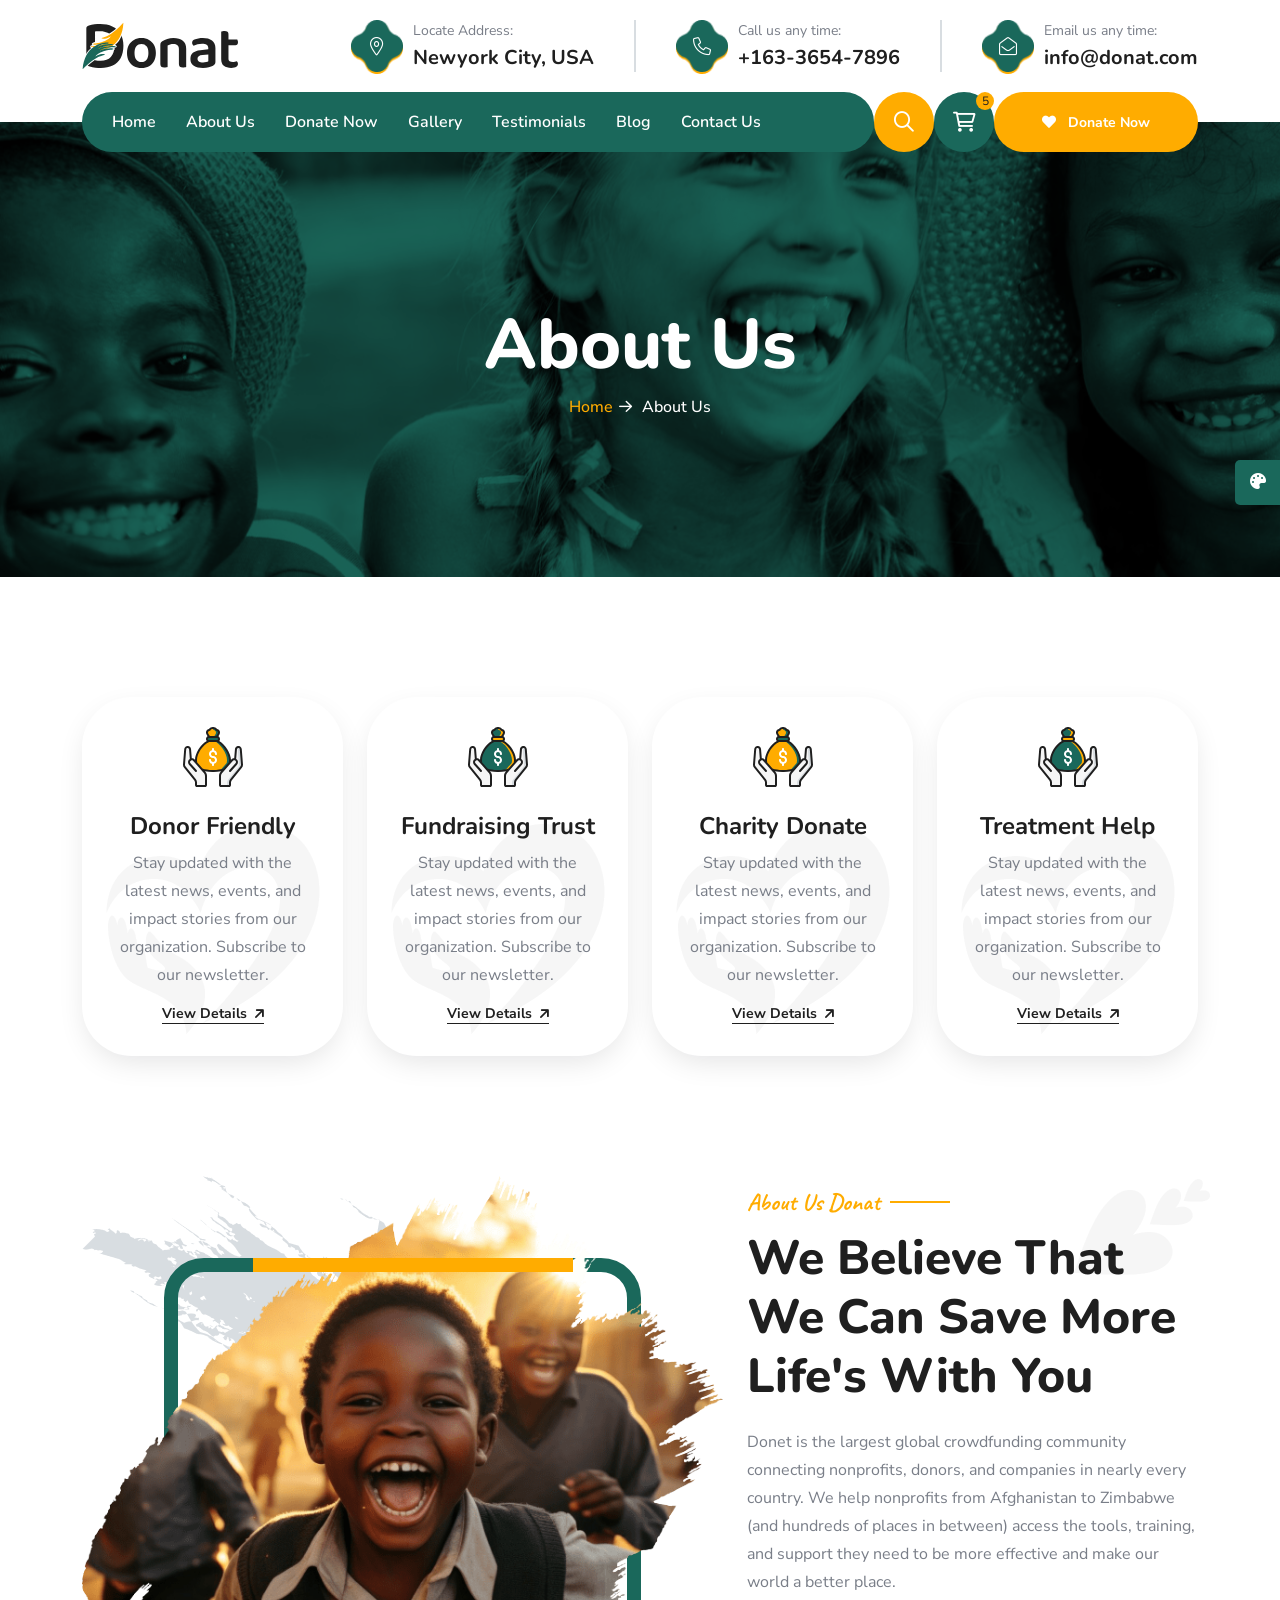
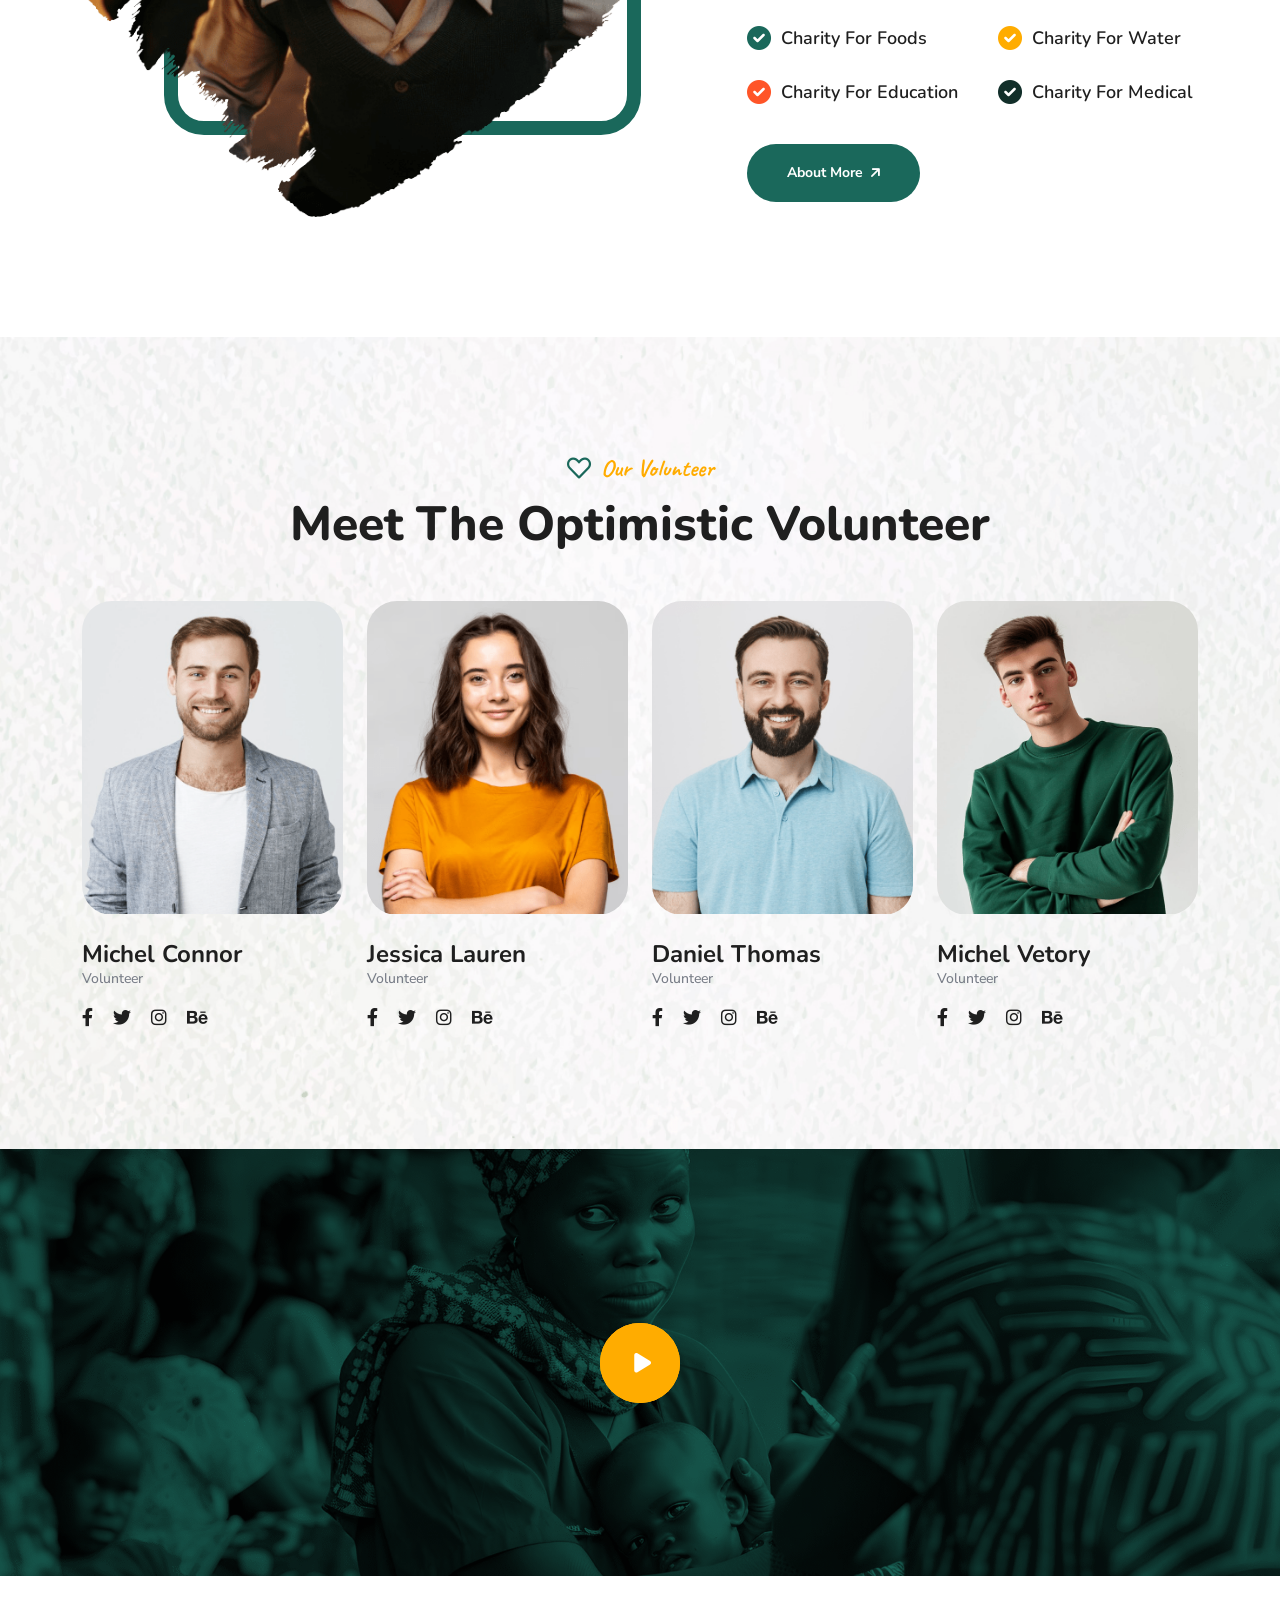
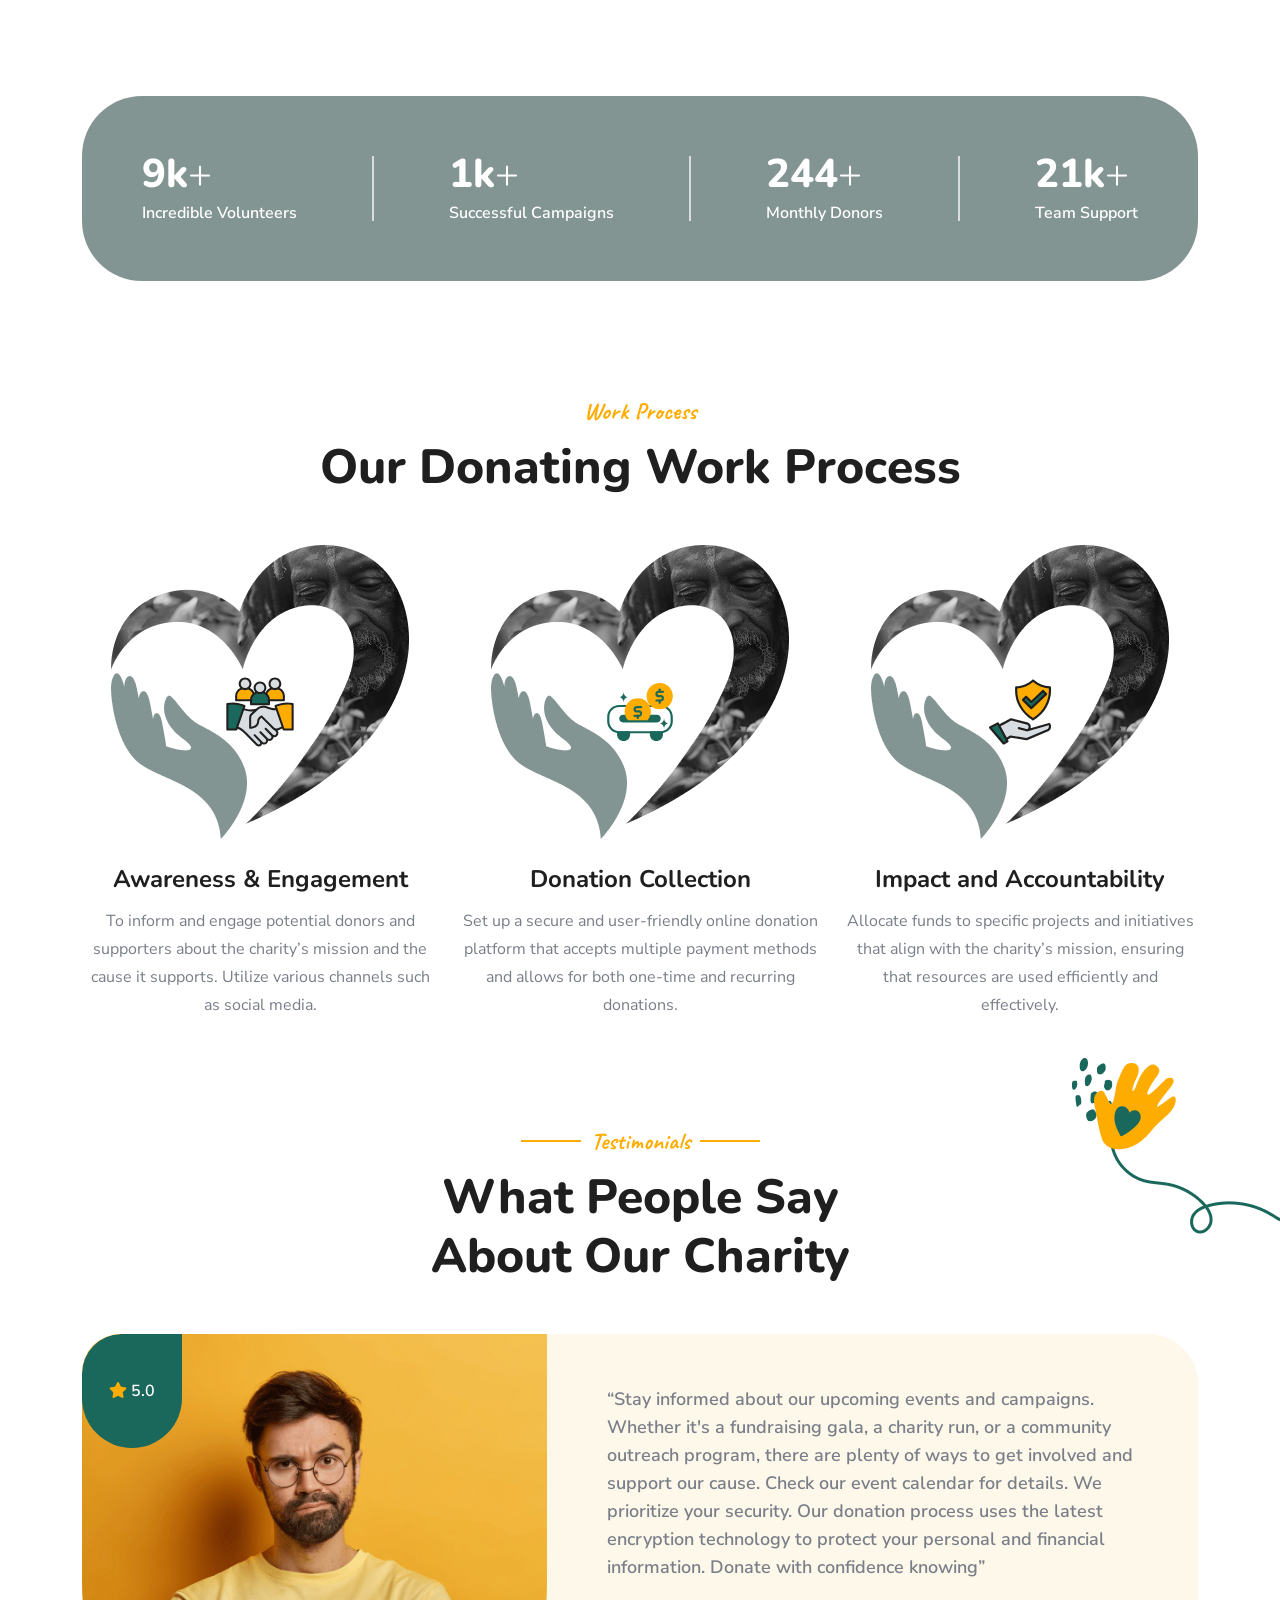
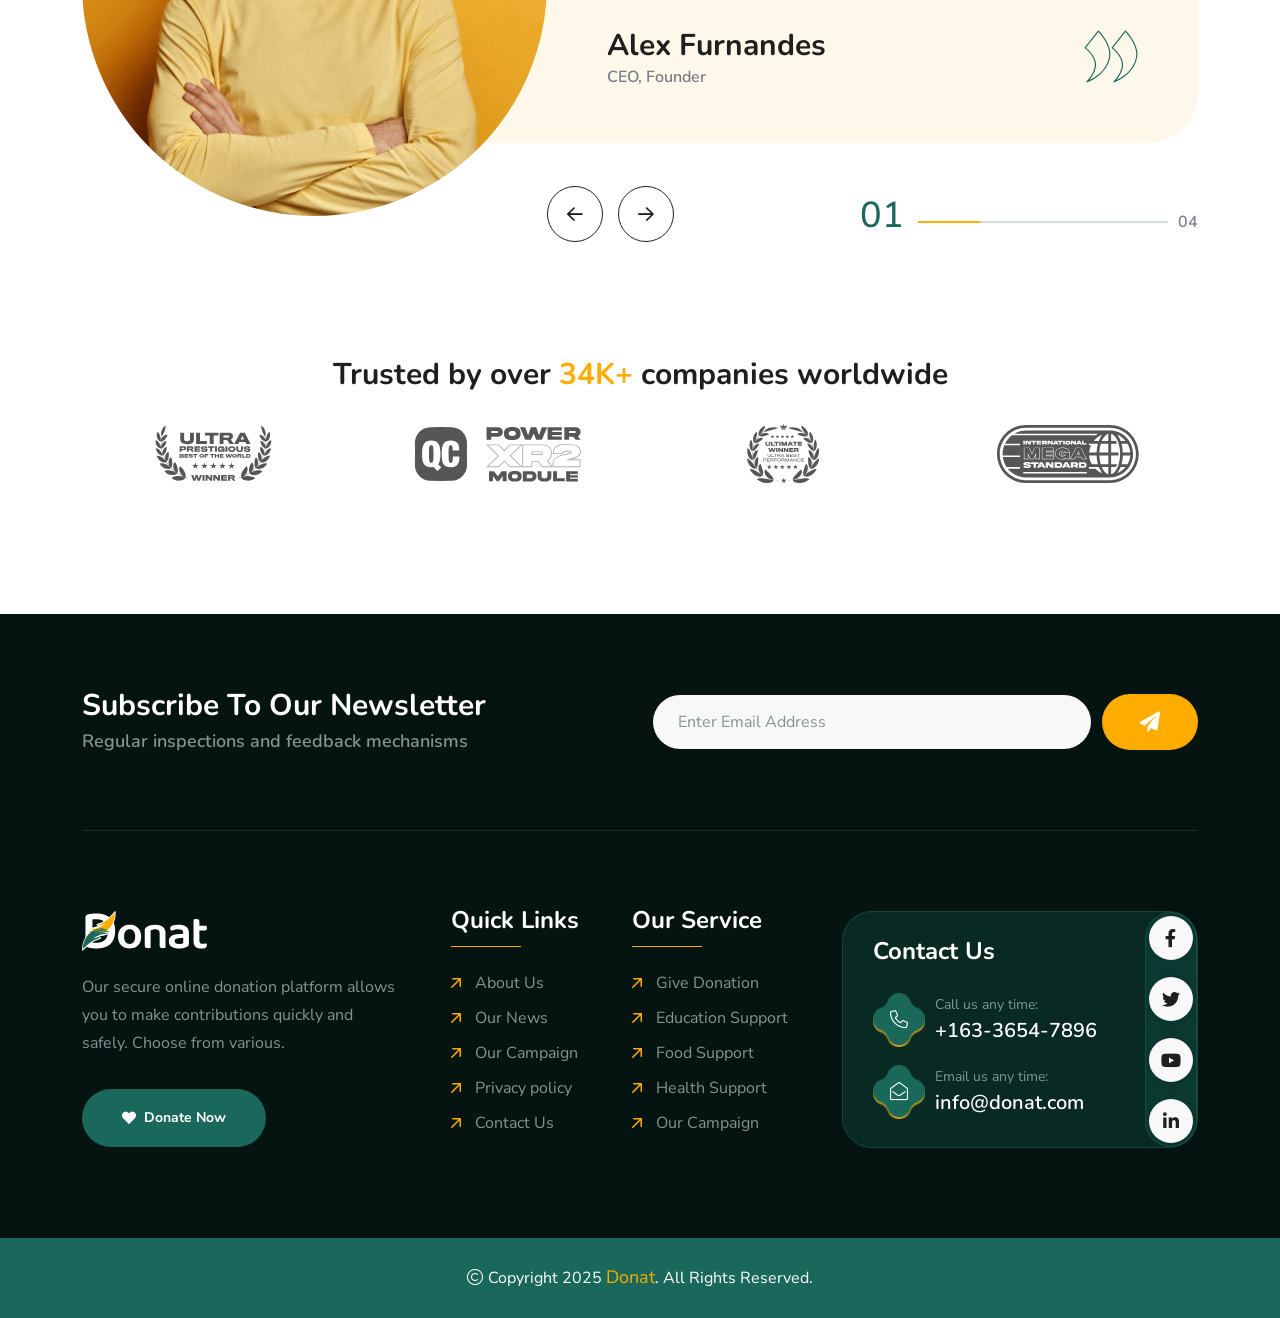
<file: about.html>
<!doctype html>
<html class="no-js" lang="zxx" dir="ltr">

<head>
    <meta charset="utf-8">
    <meta http-equiv="x-ua-compatible" content="ie=edge">
    <title>Donat - Charity & Donation - About</title>
    <meta name="author" content="Donat">
    <meta name="description" content="Donat - Charity & Donation ">
    <meta name="keywords" content="Donat - Charity & Donation ">
    <meta name="robots" content="INDEX,FOLLOW">

    <!-- Mobile Specific Metas -->
    <meta name="viewport" content="width=device-width, initial-scale=1, shrink-to-fit=no">

    <!-- Favicons - Place favicon.ico in the root directory -->
    <link rel="apple-touch-icon" sizes="57x57" href="assets/img/favicons/apple-icon-57x57.png">
    <link rel="apple-touch-icon" sizes="60x60" href="assets/img/favicons/apple-icon-60x60.png">
    <link rel="apple-touch-icon" sizes="72x72" href="assets/img/favicons/apple-icon-72x72.png">
    <link rel="apple-touch-icon" sizes="76x76" href="assets/img/favicons/apple-icon-76x76.png">
    <link rel="apple-touch-icon" sizes="114x114" href="assets/img/favicons/apple-icon-114x114.png">
    <link rel="apple-touch-icon" sizes="120x120" href="assets/img/favicons/apple-icon-120x120.png">
    <link rel="apple-touch-icon" sizes="144x144" href="assets/img/favicons/apple-icon-144x144.png">
    <link rel="apple-touch-icon" sizes="152x152" href="assets/img/favicons/apple-icon-152x152.png">
    <link rel="apple-touch-icon" sizes="180x180" href="assets/img/favicons/apple-icon-180x180.png">
    <link rel="icon" type="image/png" sizes="192x192" href="assets/img/favicons/android-icon-192x192.png">
    <link rel="icon" type="image/png" sizes="32x32" href="assets/img/favicons/favicon-32x32.png">
    <link rel="icon" type="image/png" sizes="96x96" href="assets/img/favicons/favicon-96x96.png">
    <link rel="icon" type="image/png" sizes="16x16" href="assets/img/favicons/favicon-16x16.png">
    <link rel="manifest" href="assets/img/favicons/manifest.json">
    <meta name="msapplication-TileColor" content="#ffffff">
    <meta name="msapplication-TileImage" content="assets/img/favicons/ms-icon-144x144.png">
    <meta name="theme-color" content="#ffffff">

    <!--==============================
	  Google Fonts
	============================== -->
    <link rel="preconnect" href="https://fonts.googleapis.com/">
    <link rel="preconnect" href="https://fonts.gstatic.com/" crossorigin>
    <link href="https://fonts.googleapis.com/css2?family=Caveat:wght@400..700&amp;family=Nunito+Sans:ital,opsz,wght@0,6..12,200..1000;1,6..12,200..1000&amp;family=Nunito:ital,wght@0,200..1000;1,200..1000&amp;display=swap" rel="stylesheet">

    <!--==============================
	    All CSS File
	============================== -->
    <!-- Bootstrap -->
    <link rel="stylesheet" href="assets/css/bootstrap.min.css">
    <!-- Fontawesome Icon -->
    <link rel="stylesheet" href="assets/css/fontawesome.min.css">
    <!-- Magnific Popup -->
    <link rel="stylesheet" href="assets/css/magnific-popup.min.css">
    <!-- Swiper Js -->
    <link rel="stylesheet" href="assets/css/swiper-bundle.min.css">
    <!-- Theme Custom CSS -->
    <link rel="stylesheet" href="assets/css/style.css">

</head>

<body>

    <!--[if lte IE 9]>
    	<p class="browserupgrade">You are using an <strong>outdated</strong> browser. Please <a href="https://browsehappy.com/">upgrade your browser</a> to improve your experience and security.</p>
  	<![endif]-->


    <!--********************************
   		Code Start From Here 
	******************************** -->

    <!--==============================
     Preloader
  ==============================-->
    <div class="preloader ">
        <button class="th-btn style2 preloaderCls">Cancel Preloader </button>
        <div class="preloader-inner">
            <span class="loader">
                LIT Donat
                <span class="loading-text">LIT Donat</span>
            </span>
        </div>
    </div><!--==============================
    Sidemenu
============================== -->
    <div class="sidemenu-wrapper sidemenu-cart ">
        <div class="sidemenu-content">
            <button class="closeButton sideMenuCls"><i class="far fa-times"></i></button>
            <div class="widget woocommerce widget_shopping_cart">
                <h3 class="widget_title">Shopping cart</h3>
                <div class="widget_shopping_cart_content">
                    <ul class="woocommerce-mini-cart cart_list product_list_widget ">
                        <li class="woocommerce-mini-cart-item mini_cart_item">
                            <a href="#" class="remove remove_from_cart_button"><i class="far fa-times"></i></a>
                            <a href="#"><img src="assets/img/product/product_thumb_1_1.png" alt="Cart Image">Books</a>
                            <span class="quantity">1 ×
                                <span class="woocommerce-Price-amount amount">
                                    <span class="woocommerce-Price-currencySymbol">$</span>940.00</span>
                            </span>
                        </li>
                        <li class="woocommerce-mini-cart-item mini_cart_item">
                            <a href="#" class="remove remove_from_cart_button"><i class="far fa-times"></i></a>
                            <a href="#"><img src="assets/img/product/product_thumb_1_2.png" alt="Cart Image">Medicine</a>
                            <span class="quantity">1 ×
                                <span class="woocommerce-Price-amount amount">
                                    <span class="woocommerce-Price-currencySymbol">$</span>899.00</span>
                            </span>
                        </li>
                        <li class="woocommerce-mini-cart-item mini_cart_item">
                            <a href="#" class="remove remove_from_cart_button"><i class="far fa-times"></i></a>
                            <a href="#"><img src="assets/img/product/product_thumb_1_3.png" alt="Cart Image">Dress</a>
                            <span class="quantity">1 ×
                                <span class="woocommerce-Price-amount amount">
                                    <span class="woocommerce-Price-currencySymbol">$</span>756.00</span>
                            </span>
                        </li>
                        <li class="woocommerce-mini-cart-item mini_cart_item">
                            <a href="#" class="remove remove_from_cart_button"><i class="far fa-times"></i></a>
                            <a href="#"><img src="assets/img/product/product_thumb_1_4.png" alt="Cart Image">Chair</a>
                            <span class="quantity">1 ×
                                <span class="woocommerce-Price-amount amount">
                                    <span class="woocommerce-Price-currencySymbol">$</span>723.00</span>
                            </span>
                        </li>
                        <li class="woocommerce-mini-cart-item mini_cart_item">
                            <a href="#" class="remove remove_from_cart_button"><i class="far fa-times"></i></a>
                            <a href="#"><img src="assets/img/product/product_thumb_1_5.png" alt="Cart Image">Cloths</a>
                            <span class="quantity">1 ×
                                <span class="woocommerce-Price-amount amount">
                                    <span class="woocommerce-Price-currencySymbol">$</span>1080.00</span>
                            </span>
                        </li>
                    </ul>
                    <p class="woocommerce-mini-cart__total total">
                        <strong>Subtotal:</strong>
                        <span class="woocommerce-Price-amount amount">
                            <span class="woocommerce-Price-currencySymbol">$</span>4398.00</span>
                    </p>
                    <p class="woocommerce-mini-cart__buttons buttons">
                        <a href="cart.html" class="th-btn wc-forward">View cart</a>
                        <a href="checkout.html" class="th-btn checkout wc-forward">Checkout</a>
                    </p>
                </div>
            </div>
        </div>
    </div>
    <div class="popup-search-box d-none d-lg-block">
        <button class="searchClose"><i class="far fa-times"></i></button>
        <form action="#">
            <input type="text" placeholder="What are you looking for?">
            <button type="submit"><i class="fal fa-search"></i></button>
        </form>
    </div><!--==============================
    Mobile Menu
  ============================== -->
    <div class="th-menu-wrapper">
        <div class="th-menu-area text-center">
            <button class="th-menu-toggle"><i class="fal fa-times"></i></button>
            <div class="mobile-logo">
                <a href="index.html"><img src="assets/img/logo.svg" alt="Donat"></a>
            </div>
            <div class="th-mobile-menu">
                <ul>
                    <li class="">
                        <a href="index.html">Home</a>  
                    </li>
                    <li>
                        <a href="about.html">About Us</a>
                    </li>
                   
                    <li>
                        <a href="donate-now.html">Donate Now</a>
                    </li>
                        
                     <li>
                        <a href="gallery.html">Gallery</a>
                    </li>

                    <li>
                        <a href="testimonial.html">Testimonials</a>
                    </li>

                     <li>
                        <a href="blog.html">Blog </a>
                    </li>
                     
                    <li>
                        <a href="contact.html">Contact Us</a>
                    </li>
                </ul>
            </div>
        </div>
    </div>
    <div class="color-scheme-wrap active">
        <button class="switchIcon"><i class="fa-solid fa-palette"></i></button>
        <h3 class="color-scheme-wrap-title text-center">Color Switcher</h3>
        <h4 class="color-scheme-wrap-subtitle text-center">Theme Color</h4>
        <div class="color-switch-btns">
            <button data-color="#1A685B"><i class="fa-solid fa-droplet"></i></button>
            <button data-color="#f34e3a"><i class="fa-solid fa-droplet"></i></button>
            <button data-color="#FF4857"><i class="fa-solid fa-droplet"></i></button>
            <button data-color="#3843C1"><i class="fa-solid fa-droplet"></i></button>
            <button data-color="#FF7E02"><i class="fa-solid fa-droplet"></i></button>
        </div>
        <h4 class="color-scheme-wrap-subtitle mt-20 text-center">Secondary Color</h4>
        <div class="secondary-color-switch-btns">
            <button data-secondary-color="#FFAC00"><i class="fa-solid fa-droplet"></i></button>
            <button data-secondary-color="#F41E1E"><i class="fa-solid fa-droplet"></i></button>
            <button data-secondary-color="#f34e3a"><i class="fa-solid fa-droplet"></i></button>
            <button data-secondary-color="#FF4857"><i class="fa-solid fa-droplet"></i></button>
            <button data-secondary-color="#3843C1"><i class="fa-solid fa-droplet"></i></button>
        </div>
    </div><!--==============================
	Header Area
==============================-->
    <header class="th-header header-default">
        <div class="menu-top">
            <div class="container">
                <div class="row justify-content-center justify-content-lg-between align-items-center gy-2">
                    <div class="col-auto d-none d-lg-block">
                        <div class="header-logo">
                            <a href="index.html"><img src="assets/img/logo.svg" alt="Donat"></a>
                        </div>
                    </div>
                    <div class="col-auto d-none d-md-block">
                        <div class="info-card-wrap">
                            <div class="info-card">
                                <div class="box-icon">
                                    <i class="fal fa-map-marker-alt"></i>
                                    <div class="bg-shape1" data-mask-src="assets/img/shape/info_card_icon_bg_shape_1_1.png"></div>
                                    <div class="bg-shape2" data-mask-src="assets/img/shape/info_card_icon_bg_shape_1_1.png"></div>
                                </div>
                                <div class="box-content">
                                    <p class="box-text">Locate Address:</p>
                                    <h4 class="box-title"><a href="https://www.google.com/maps">Newyork City, USA</a></h4>
                                </div>
                            </div>
                            <div class="info-card">
                                <div class="box-icon">
                                    <i class="fal fa-phone"></i>
                                    <div class="bg-shape1" data-mask-src="assets/img/shape/info_card_icon_bg_shape_1_1.png"></div>
                                    <div class="bg-shape2" data-mask-src="assets/img/shape/info_card_icon_bg_shape_1_1.png"></div>
                                </div>
                                <div class="box-content">
                                    <p class="box-text">Call us any time:</p>
                                    <h4 class="box-title"><a href="tel:16336547896">+163-3654-7896</a></h4>
                                </div>
                            </div>
                            <div class="info-card">
                                <div class="box-icon">
                                    <i class="fal fa-envelope-open"></i>
                                    <div class="bg-shape1" data-mask-src="assets/img/shape/info_card_icon_bg_shape_1_1.png"></div>
                                    <div class="bg-shape2" data-mask-src="assets/img/shape/info_card_icon_bg_shape_1_1.png"></div>
                                </div>
                                <div class="box-content">
                                    <p class="box-text">Email us any time:</p>
                                    <h4 class="box-title"><a href="mailto:info@donat.com">info@donat.com</a></h4>
                                </div>
                            </div>
                        </div>
                    </div>
                    <div class="col-auto header-social-col">
                        <div class="th-social">
                            <a href="https://www.facebook.com/"><i class="fab fa-facebook-f"></i></a>
                            <a href="https://www.twitter.com/"><i class="fab fa-twitter"></i></a>
                            <a href="https://www.youtube.com/"><i class="fab fa-youtube"></i></a>
                            <a href="https://www.linkedin.com/"><i class="fab fa-linkedin-in"></i></a>
                        </div>
                    </div>
                </div>
            </div>
        </div>
        <div class="sticky-wrapper">
            <!-- Main Menu Area -->
            <div class="container">
                <div class="menu-area">
                    <div class="menu-area-wrap">
                        <div class="col-auto d-inline-block d-lg-none">
                            <div class="header-logo">
                                <a href="index.html"><img src="assets/img/logo-white.svg" alt="Donat"></a>
                            </div>
                        </div>
                        <nav class="main-menu d-none d-lg-block">
                            <ul>
                                <li class="">
                        <a href="index.html">Home</a>  
                    </li>
                    <li>
                        <a href="about.html">About Us</a>
                    </li>
                   
                    <li>
                        <a href="donate-now.html">Donate Now</a>
                    </li>
                        
                     <li>
                        <a href="gallery.html">Gallery</a>
                    </li>

                    <li>
                        <a href="testimonial.html">Testimonials</a>
                    </li>

                     <li>
                        <a href="blog.html">Blog </a>
                    </li>
                     
                    <li>
                        <a href="contact.html">Contact Us</a>
                    </li>
                            </ul>
                        </nav>
                        <p class="header-notice"><img class="me-1" src="assets/img/icon/heart-icon.svg" alt="img">Are you ready to help them? Let’s become a volunteers...</p>
                    </div>
                    <div class="header-button">
                        <button type="button" class="icon-btn style2 searchBoxToggler d-lg-block d-none"><i class="far fa-search"></i></button>
                        <button type="button" class="icon-btn sideMenuToggler">
                            <span class="badge">5</span>
                            <i class="fa-regular fa-cart-shopping"></i>
                        </button>
                        <a href="contact.html" class="th-btn style3 d-lg-block d-none"><i class="fas fa-heart me-2"></i> Donate Now</a>
                        <button type="button" class="icon-btn th-menu-toggle d-lg-none"><i class="far fa-bars"></i></button>
                    </div>
                </div>
            </div>
        </div>
    </header>


    <!--==============================
    Breadcumb
============================== -->
    <div class="breadcumb-wrapper " data-bg-src="assets/img/bg/breadcumb-bg.jpg" data-overlay="theme">
        <div class="container">
            <div class="breadcumb-content">
                <h1 class="breadcumb-title">About Us</h1>
                <ul class="breadcumb-menu">
                    <li><a href="index.html">Home</a></li>
                    <li>About Us</li>
                </ul>
            </div>
        </div>
    </div><!--==============================
Feature Area  
==============================-->
    <section class="space-top">
        <div class="container">
            <div class="row gy-4 justify-content-center">
                <div class="col-lg-3 col-md-6">
                    <div class="feature-card">
                        <div class="feature-card-bg-shape">
                            <img src="assets/img/shape/feature-card-bg-shape1-1.png" alt="img">
                        </div>
                        <div class="box-icon">
                            <img src="assets/img/icon/feature-icon1-2.svg" alt="icon">
                        </div>
                        <h3 class="box-title">Donor Friendly</h3>
                        <p class="box-text">Stay updated with the latest news, events, and impact stories from our organization. Subscribe to our newsletter.</p>
                        <a class="link-btn style2" href="about.html">View Details <i class="fa-solid fa-arrow-up-right ms-2"></i></a>
                    </div>
                </div>
                <div class="col-lg-3 col-md-6">
                    <div class="feature-card">
                        <div class="feature-card-bg-shape">
                            <img src="assets/img/shape/feature-card-bg-shape1-1.png" alt="img">
                        </div>
                        <div class="box-icon">
                            <img src="assets/img/icon/feature-icon1-1.svg" alt="icon">
                        </div>
                        <h3 class="box-title">Fundraising Trust</h3>
                        <p class="box-text">Stay updated with the latest news, events, and impact stories from our organization. Subscribe to our newsletter.</p>
                        <a class="link-btn style2" href="about.html">View Details <i class="fa-solid fa-arrow-up-right ms-2"></i></a>
                    </div>
                </div>
                <div class="col-lg-3 col-md-6">
                    <div class="feature-card">
                        <div class="feature-card-bg-shape">
                            <img src="assets/img/shape/feature-card-bg-shape1-1.png" alt="img">
                        </div>
                        <div class="box-icon">
                            <img src="assets/img/icon/feature-icon1-2.svg" alt="icon">
                        </div>
                        <h3 class="box-title">Charity Donate</h3>
                        <p class="box-text">Stay updated with the latest news, events, and impact stories from our organization. Subscribe to our newsletter.</p>
                        <a class="link-btn style2" href="about.html">View Details <i class="fa-solid fa-arrow-up-right ms-2"></i></a>
                    </div>
                </div>
                <div class="col-lg-3 col-md-6">
                    <div class="feature-card">
                        <div class="feature-card-bg-shape">
                            <img src="assets/img/shape/feature-card-bg-shape1-1.png" alt="img">
                        </div>
                        <div class="box-icon">
                            <img src="assets/img/icon/feature-icon1-1.svg" alt="icon">
                        </div>
                        <h3 class="box-title">Treatment Help</h3>
                        <p class="box-text">Stay updated with the latest news, events, and impact stories from our organization. Subscribe to our newsletter.</p>
                        <a class="link-btn style2" href="about.html">View Details <i class="fa-solid fa-arrow-up-right ms-2"></i></a>
                    </div>
                </div>
            </div>
        </div>
    </section> <!--==============================
About Area  
==============================-->
    <div class="overflow-hidden space" id="about-sec">
        <div class="shape-mockup about-bg-shape1-1 jump-reverse" data-top="10%" data-right="5%">
            <img src="assets/img/shape/heart-shape1.png" alt="shape">
        </div>
        <div class="container">
            <div class="row gy-4 align-items-center">
                <div class="col-xl-7">
                    <div class="img-box1">
                        <div class="img1" data-mask-src="assets/img/normal/about_1_1-mask.png">
                            <img src="assets/img/normal/about_1_1.png" alt="About">
                        </div>
                        <div class="about-shape1-1 jump">
                            <img src="assets/img/shape/about_shape1_1.png" alt="img">
                        </div>
                    </div>
                </div>
                <div class="col-xl-5">
                    <div class="about-wrap1">
                        <div class="title-area mb-30">
                            <span class="sub-title before-none">About Us Donat</span>
                            <h2 class="sec-title">We Believe that We can Save More Life's with you</h2>
                            <p class="">Donet is the largest global crowdfunding community connecting nonprofits, donors, and companies in nearly every country. We help nonprofits from Afghanistan to Zimbabwe (and hundreds of places in between) access the tools, training, and support they need to be more effective and make our world a better place.</p>
                        </div>
                        <div class="checklist style2 list-two-column">
                            <ul>
                                <li>Charity For Foods</li>
                                <li data-theme-color="var(--theme-color2)">Charity For Water</li>
                                <li data-theme-color="#FF5528">Charity For Education</li>
                                <li data-theme-color="#122F2A">Charity For Medical</li>
                            </ul>
                        </div>
                        <div class="btn-wrap mt-40">
                            <a href="about.html" class="th-btn">About More<i class="fas fa-arrow-up-right ms-2"></i></a>
                        </div>
                    </div>
                </div>

            </div>
        </div>
    </div><!--==============================
Team Area  
==============================-->
    <section class="space" id="team-sec" data-bg-src="assets/img/bg/gray-bg2.png">
        <div class="shape-mockup team-bg-shape3-1 d-xxl-block d-none" data-top="0%" data-left="0%" data-bottom="0"><img src="assets/img/shape/team_bg_shape3_1.png" alt="img"></div>
        <div class="shape-mockup team-bg-shape3-2 d-xxl-block d-none" data-top="0%" data-right="0%" data-bottom="0"><img src="assets/img/shape/team_bg_shape3_2.png" alt="img"></div>
        <div class="shape-mockup team-bg-shape3-3 spin d-xxl-block d-none" data-top="15%" data-left="20%">
            <div class="color-masking2">
                <div class="masking-src" data-mask-src="assets/img/shape/team_bg_shape3_3.png"></div>
                <img src="assets/img/shape/team_bg_shape3_3.png" alt="img">
            </div>
        </div>
        <div class="shape-mockup team-bg-shape3-4 jump d-xxl-block d-none" data-top="18%" data-right="10%">
            <img src="assets/img/shape/team_bg_shape3_4.png" alt="img">
        </div>
        <div class="shape-mockup team-bg-shape3-5 spin d-xxl-block d-none" data-bottom="18%" data-left="10%">
            <img src="assets/img/shape/team_bg_shape3_5.png" alt="img">
        </div>
        <div class="shape-mockup team-bg-shape3-6 spin d-xxl-block d-none" data-bottom="10%" data-right="10%">
            <div class="color-masking">
                <div class="masking-src" data-mask-src="assets/img/shape/team_bg_shape3_6.png"></div>
                <img src="assets/img/shape/team_bg_shape3_6.png" alt="img">
            </div>
        </div>
        <div class="container">
            <div class="title-area text-center">
                <span class="sub-title after-none before-none"><i class="far fa-heart text-theme"></i> Our Volunteer</span>
                <h2 class="sec-title">Meet The Optimistic Volunteer</h2>
            </div>
            <div class="slider-area">
                <div class="swiper th-slider has-shadow" id="teamSlider3" data-slider-options='{"breakpoints":{"0":{"slidesPerView":1},"576":{"slidesPerView":"2"},"768":{"slidesPerView":"2"},"992":{"slidesPerView":"3"},"1200":{"slidesPerView":"4"}}}'>
                    <div class="swiper-wrapper">
                        <!-- Single Item -->
                        <div class="swiper-slide">
                            <div class="th-team team-card3">
                                <div class="team-img">
                                    <img src="assets/img/team/team_3_1.png" alt="Team">
                                </div>
                                <div class="team-card-content">
                                    <h3 class="box-title"><a href="team-details.html">Michel Connor</a></h3>
                                    <span class="team-desig">Volunteer</span>
                                    <div class="th-social style2">
                                        <a target="_blank" href="https://facebook.com/"><i class="fab fa-facebook-f"></i></a>
                                        <a target="_blank" href="https://twitter.com/"><i class="fab fa-twitter"></i></a>
                                        <a target="_blank" href="https://instagram.com/"><i class="fab fa-instagram"></i></a>
                                        <a target="_blank" href="https://behance.com/"><i class="fab fa-behance"></i></a>
                                    </div>
                                </div>
                            </div>
                        </div>

                        <!-- Single Item -->
                        <div class="swiper-slide">
                            <div class="th-team team-card3">
                                <div class="team-img">
                                    <img src="assets/img/team/team_3_2.png" alt="Team">
                                </div>
                                <div class="team-card-content">
                                    <h3 class="box-title"><a href="team-details.html">Jessica Lauren</a></h3>
                                    <span class="team-desig">Volunteer</span>
                                    <div class="th-social style2">
                                        <a target="_blank" href="https://facebook.com/"><i class="fab fa-facebook-f"></i></a>
                                        <a target="_blank" href="https://twitter.com/"><i class="fab fa-twitter"></i></a>
                                        <a target="_blank" href="https://instagram.com/"><i class="fab fa-instagram"></i></a>
                                        <a target="_blank" href="https://behance.com/"><i class="fab fa-behance"></i></a>
                                    </div>
                                </div>
                            </div>
                        </div>

                        <!-- Single Item -->
                        <div class="swiper-slide">
                            <div class="th-team team-card3">
                                <div class="team-img">
                                    <img src="assets/img/team/team_3_3.png" alt="Team">
                                </div>
                                <div class="team-card-content">
                                    <h3 class="box-title"><a href="team-details.html">Daniel Thomas</a></h3>
                                    <span class="team-desig">Volunteer</span>
                                    <div class="th-social style2">
                                        <a target="_blank" href="https://facebook.com/"><i class="fab fa-facebook-f"></i></a>
                                        <a target="_blank" href="https://twitter.com/"><i class="fab fa-twitter"></i></a>
                                        <a target="_blank" href="https://instagram.com/"><i class="fab fa-instagram"></i></a>
                                        <a target="_blank" href="https://behance.com/"><i class="fab fa-behance"></i></a>
                                    </div>
                                </div>
                            </div>
                        </div>

                        <!-- Single Item -->
                        <div class="swiper-slide">
                            <div class="th-team team-card3">
                                <div class="team-img">
                                    <img src="assets/img/team/team_3_4.png" alt="Team">
                                </div>
                                <div class="team-card-content">
                                    <h3 class="box-title"><a href="team-details.html">Michel Vetory</a></h3>
                                    <span class="team-desig">Volunteer</span>
                                    <div class="th-social style2">
                                        <a target="_blank" href="https://facebook.com/"><i class="fab fa-facebook-f"></i></a>
                                        <a target="_blank" href="https://twitter.com/"><i class="fab fa-twitter"></i></a>
                                        <a target="_blank" href="https://instagram.com/"><i class="fab fa-instagram"></i></a>
                                        <a target="_blank" href="https://behance.com/"><i class="fab fa-behance"></i></a>
                                    </div>
                                </div>
                            </div>
                        </div>

                        <!-- Single Item -->
                        <div class="swiper-slide">
                            <div class="th-team team-card3">
                                <div class="team-img">
                                    <img src="assets/img/team/team_3_5.png" alt="Team">
                                </div>
                                <div class="team-card-content">
                                    <h3 class="box-title"><a href="team-details.html">Emma Mary</a></h3>
                                    <span class="team-desig">Volunteer</span>
                                    <div class="th-social style2">
                                        <a target="_blank" href="https://facebook.com/"><i class="fab fa-facebook-f"></i></a>
                                        <a target="_blank" href="https://twitter.com/"><i class="fab fa-twitter"></i></a>
                                        <a target="_blank" href="https://instagram.com/"><i class="fab fa-instagram"></i></a>
                                        <a target="_blank" href="https://behance.com/"><i class="fab fa-behance"></i></a>
                                    </div>
                                </div>
                            </div>
                        </div>

                        <!-- Single Item -->
                        <div class="swiper-slide">
                            <div class="th-team team-card3">
                                <div class="team-img">
                                    <img src="assets/img/team/team_3_6.png" alt="Team">
                                </div>
                                <div class="team-card-content">
                                    <h3 class="box-title"><a href="team-details.html">Alexander Joseph</a></h3>
                                    <span class="team-desig">Volunteer</span>
                                    <div class="th-social style2">
                                        <a target="_blank" href="https://facebook.com/"><i class="fab fa-facebook-f"></i></a>
                                        <a target="_blank" href="https://twitter.com/"><i class="fab fa-twitter"></i></a>
                                        <a target="_blank" href="https://instagram.com/"><i class="fab fa-instagram"></i></a>
                                        <a target="_blank" href="https://behance.com/"><i class="fab fa-behance"></i></a>
                                    </div>
                                </div>
                            </div>
                        </div>

                        <!-- Single Item -->
                        <div class="swiper-slide">
                            <div class="th-team team-card3">
                                <div class="team-img">
                                    <img src="assets/img/team/team_3_7.png" alt="Team">
                                </div>
                                <div class="team-card-content">
                                    <h3 class="box-title"><a href="team-details.html">Olivia Patricia</a></h3>
                                    <span class="team-desig">Volunteer</span>
                                    <div class="th-social style2">
                                        <a target="_blank" href="https://facebook.com/"><i class="fab fa-facebook-f"></i></a>
                                        <a target="_blank" href="https://twitter.com/"><i class="fab fa-twitter"></i></a>
                                        <a target="_blank" href="https://instagram.com/"><i class="fab fa-instagram"></i></a>
                                        <a target="_blank" href="https://behance.com/"><i class="fab fa-behance"></i></a>
                                    </div>
                                </div>
                            </div>
                        </div>

                        <!-- Single Item -->
                        <div class="swiper-slide">
                            <div class="th-team team-card3">
                                <div class="team-img">
                                    <img src="assets/img/team/team_3_8.png" alt="Team">
                                </div>
                                <div class="team-card-content">
                                    <h3 class="box-title"><a href="team-details.html">Ethan David</a></h3>
                                    <span class="team-desig">Volunteer</span>
                                    <div class="th-social style2">
                                        <a target="_blank" href="https://facebook.com/"><i class="fab fa-facebook-f"></i></a>
                                        <a target="_blank" href="https://twitter.com/"><i class="fab fa-twitter"></i></a>
                                        <a target="_blank" href="https://instagram.com/"><i class="fab fa-instagram"></i></a>
                                        <a target="_blank" href="https://behance.com/"><i class="fab fa-behance"></i></a>
                                    </div>
                                </div>
                            </div>
                        </div>

                    </div>
                </div>
            </div>
        </div>
    </section>

    <!--==============================
Video Area  
==============================-->
    <div class="video-area-3">
        <div class="shape-mockup video-bg-shape3-1" data-top="0" data-left="0" data-bottom="0">
            <img src="assets/img/shape/video_bg_shape3_1.png" alt="img">
        </div>
        <div class="shape-mockup video-bg-shape3-2" data-top="0" data-right="0" data-bottom="0">
            <img src="assets/img/shape/video_bg_shape3_2.png" alt="img">
        </div>
        <div class="video-thumb3-1 video-box-center">
            <img src="assets/img/normal/video-thumb3-1.png" alt="img">
            <a href="https://www.youtube.com/watch?v=_sI_Ps7JSEk" class="play-btn style7 popup-video"><i class="fa-sharp fa-solid fa-play"></i></a>
        </div>
    </div>
    <!--==============================
Counter Area  
==============================-->
    <div class="">
        <div class="container">
            <div class="counter-wrap style2 bg-light">
                <div class="counter-card">
                    <div class="media-body">
                        <h2 class="box-number text-white"><span class="counter-number">15</span>k<span class="fw-light">+</span></h2>
                        <p class="box-text text-white">Incredible Volunteers</p>
                    </div>
                </div>
                <div class="divider"></div>
                <div class="counter-card">
                    <div class="media-body">
                        <h2 class="box-number text-white"><span class="counter-number">1</span>k<span class="fw-light">+</span></h2>
                        <p class="box-text text-white">Successful Campaigns</p>
                    </div>
                </div>
                <div class="divider"></div>
                <div class="counter-card">
                    <div class="media-body">
                        <h2 class="box-number text-white"><span class="counter-number">400</span><span class="fw-light">+</span></h2>
                        <p class="box-text text-white">Monthly Donors</p>
                    </div>
                </div>
                <div class="divider"></div>
                <div class="counter-card">
                    <div class="media-body">
                        <h2 class="box-number text-white"><span class="counter-number">35</span>k<span class="fw-light">+</span></h2>
                        <p class="box-text text-white">Team Support</p>
                    </div>
                </div>
                <div class="divider"></div>
            </div>
        </div>
    </div><!--==============================
Process Area  
==============================-->
    <section class="space-top">
        <div class="shape-mockup process-shape1-1 jump-reverse d-xxl-block d-none" data-top="20%" data-left="0"><img src="assets/img/shape/hand-bg-shape2-1.png" alt="img"></div>
        <div class="container">
            <div class="title-area text-center">
                <span class="sub-title after-none before-none">Work Process</span>
                <h2 class="sec-title">Our Donating Work Process</h2>
            </div>
            <div class="row gy-40 justify-content-center">
                <div class="col-lg-4 col-md-6 process-card-wrap">
                    <div class="process-card">
                        <div class="process-card-thumb-wrap">
                            <div class="process-card-thumb" data-mask-src="assets/img/process/process-card-shape.png">
                                <img src="assets/img/process/process-card-1-1.png" alt="img">
                            </div>
                            <div class="process-card-icon">
                                <img src="assets/img/icon/process-icon1-1.svg" alt="img">
                            </div>
                            <div class="process-card-shape">
                                <img src="assets/img/process/process-card-shape2.png" alt="img">
                            </div>
                        </div>
                        <div class="box-content">
                            <h3 class="box-title">Awareness & Engagement</h3>
                            <p class="box-text">To inform and engage potential donors and supporters about the charity’s mission and the cause it supports. Utilize various channels such as social media.</p>
                        </div>
                    </div>
                </div>
                <div class="col-lg-4 col-md-6 process-card-wrap">
                    <div class="process-card">
                        <div class="process-card-thumb-wrap">
                            <div class="process-card-thumb" data-mask-src="assets/img/process/process-card-shape.png">
                                <img src="assets/img/process/process-card-1-1.png" alt="img">
                            </div>
                            <div class="process-card-icon">
                                <img src="assets/img/icon/process-icon1-2.svg" alt="img">
                            </div>
                            <div class="process-card-shape">
                                <img src="assets/img/process/process-card-shape2.png" alt="img">
                            </div>
                        </div>
                        <div class="box-content">
                            <h3 class="box-title">Donation Collection</h3>
                            <p class="box-text">Set up a secure and user-friendly online donation platform that accepts multiple payment methods and allows for both one-time and recurring donations.</p>
                        </div>
                    </div>
                </div>
                <div class="col-lg-4 col-md-6 process-card-wrap">
                    <div class="process-card">
                        <div class="process-card-thumb-wrap">
                            <div class="process-card-thumb" data-mask-src="assets/img/process/process-card-shape.png">
                                <img src="assets/img/process/process-card-1-1.png" alt="img">
                            </div>
                            <div class="process-card-icon">
                                <img src="assets/img/icon/process-icon1-3.svg" alt="img">
                            </div>
                            <div class="process-card-shape">
                                <img src="assets/img/process/process-card-shape2.png" alt="img">
                            </div>
                        </div>
                        <div class="box-content">
                            <h3 class="box-title">Impact and Accountability</h3>
                            <p class="box-text">Allocate funds to specific projects and initiatives that align with the charity’s mission, ensuring that resources are used efficiently and effectively.</p>
                        </div>
                    </div>
                </div>
            </div>
        </div>
    </section>
    <!--==============================
Testimonial Area  
==============================-->
    <section class="testi-area-1 space" id="testi-sec">
        <div class="shape-mockup testi-bg-shape1-1 jump-reverse d-xl-block d-none" data-top="5%" data-right="0">
            <img src="assets/img/shape/footer-bg-shape3.png" alt="img">
        </div>
        <div class="shape-mockup testi-bg-shape1-2" data-top="28%" data-left="5%">
            <img src="assets/img/shape/testimonial_shape1_1.png" alt="img">
        </div>
        <div class="container">
            <div class="row justify-content-center">
                <div class="col-lg-6">
                    <div class="title-area text-center">
                        <span class="sub-title">Testimonials</span>
                        <h2 class="sec-title">What People Say About
                            Our Charity</h2>
                    </div>
                </div>
            </div>
            <div class="row gx-0 justify-content-end">
                <div class="col-lg-5">
                    <div class="swiper th-slider testi-thumb-slider1" data-slider-options='{"effect":"fade","loop":false}'>
                        <div class="swiper-wrapper">
                            <div class="swiper-slide">
                                <div class="testi-box-img">
                                    <img class="testi-img" src="assets/img/testimonial/testi_1_1.png" alt="img">
                                    <div class="testi-card_review">
                                        <i class="fas fa-star"></i>
                                        5.0
                                    </div>
                                </div>
                            </div>
                            <div class="swiper-slide">
                                <div class="testi-box-img">
                                    <img class="testi-img" src="assets/img/testimonial/testi_1_2.png" alt="img">
                                    <div class="testi-card_review">
                                        <i class="fas fa-star"></i>
                                        5.0
                                    </div>
                                </div>
                            </div>
                            <div class="swiper-slide">
                                <div class="testi-box-img">
                                    <img class="testi-img" src="assets/img/testimonial/testi_1_1.png" alt="img">
                                    <div class="testi-card_review">
                                        <i class="fas fa-star"></i>
                                        5.0
                                    </div>
                                </div>
                            </div>
                            <div class="swiper-slide">
                                <div class="testi-box-img">
                                    <img class="testi-img" src="assets/img/testimonial/testi_1_2.png" alt="img">
                                    <div class="testi-card_review">
                                        <i class="fas fa-star"></i>
                                        5.0
                                    </div>
                                </div>
                            </div>
                        </div>
                    </div>
                </div>
                <div class="col-lg-7">
                    <div class="testi-slider1">
                        <div class="swiper th-slider testimonial-slider1" id="testiSlide1" data-slider-options='{"loop":false,"paginationType":"progressbar","effect":"fade", "autoHeight": "true", "thumbs":{"swiper":".testi-thumb-slider1"}}'>
                            <div class="swiper-wrapper">
                                <div class="swiper-slide">
                                    <div class="testi-card">
                                        <p class="box-text">“Stay informed about our upcoming events and campaigns. Whether it's a fundraising gala, a charity run, or a community outreach program, there are plenty of ways to get involved and support our cause. Check our event calendar for details. We prioritize your security. Our donation process uses the latest encryption technology to protect your personal and financial information. Donate with confidence knowing”</p>
                                        <h3 class="box-title">Alex Furnandes</h3>
                                        <p class="box-desig">CEO, Founder</p>
                                        <div class="quote-icon" data-mask-src="assets/img/icon/quote2.svg"></div>
                                    </div>
                                </div>
                                <div class="swiper-slide">
                                    <div class="testi-card">
                                        <p class="box-text">“Our donation process uses the latest encryption technology to protect your personal and financial information. Donate with confidence knowing Stay informed about our upcoming events and campaigns. Whether it's a fundraising gala, a charity run, or a community outreach program, there are plenty of ways to get involved and support our cause. Check our event calendar for details. We prioritize your security.”</p>
                                        <h3 class="box-title">Mustafa Kamal</h3>
                                        <p class="box-desig">CEO, Founder</p>
                                        <div class="quote-icon" data-mask-src="assets/img/icon/quote2.svg"></div>
                                    </div>
                                </div>
                                <div class="swiper-slide">
                                    <div class="testi-card">
                                        <p class="box-text">“Stay informed about our upcoming events and campaigns. Whether it's a fundraising gala, a charity run, or a community outreach program, there are plenty of ways to get involved and support our cause. Check our event calendar for details. We prioritize your security. Our donation process uses the latest encryption technology to protect your personal and financial information. Donate with confidence knowing”</p>
                                        <h3 class="box-title">Alex Furnandes</h3>
                                        <p class="box-desig">CEO, Founder</p>
                                        <div class="quote-icon" data-mask-src="assets/img/icon/quote2.svg"></div>
                                    </div>
                                </div>
                                <div class="swiper-slide">
                                    <div class="testi-card">
                                        <p class="box-text">“Our donation process uses the latest encryption technology to protect your personal and financial information. Donate with confidence knowing Stay informed about our upcoming events and campaigns. Whether it's a fundraising gala, a charity run, or a community outreach program, there are plenty of ways to get involved and support our cause. Check our event calendar for details. We prioritize your security.”</p>
                                        <h3 class="box-title">Mustafa Kamal</h3>
                                        <p class="box-desig">CEO, Founder</p>
                                        <div class="quote-icon" data-mask-src="assets/img/icon/quote2.svg"></div>
                                    </div>
                                </div>
                            </div>
                            <div class="slider-pagination"></div>
                            <div class="slider-pagination2"></div>
                        </div>
                        <div class="icon-box">
                            <button data-slider-prev="#testiSlide1" class="slider-arrow default style-border slider-prev"><i class="far fa-arrow-left"></i></button>
                            <button data-slider-next="#testiSlide1" class="slider-arrow default style-border slider-next"><i class="far fa-arrow-right"></i></button>
                        </div>
                    </div>
                </div>
            </div>
        </div>
    </section>

    <!--==============================
Brand Area  
==============================-->
    <div class="space-bottom overflow-hidden brand-area-1">
        <div class="container">
            <div class="brand-wrap1 p-0 m-0 text-center">
                <h3 class="brand-wrap-title">Trusted by over <span class="text-theme2"><span class="counter-number">90</span>K+</span> companies worldwide</h3>
                <div class="swiper th-slider" id="brandSlider1" data-slider-options='{"breakpoints":{"0":{"slidesPerView":2},"576":{"slidesPerView":"2"},"768":{"slidesPerView":"2"},"992":{"slidesPerView":"3"},"1200":{"slidesPerView":"4"},"1400":{"slidesPerView":"5", "spaceBetween": "90"}}}'>
                    <div class="swiper-wrapper">
                        <div class="swiper-slide">
                            <a href="blog.html" class="brand-box">
                                <img src="assets/img/brand/brand1-1.svg" alt="Brand Logo">
                            </a>
                        </div>
                        <div class="swiper-slide">
                            <a href="blog.html" class="brand-box">
                                <img src="assets/img/brand/brand1-2.svg" alt="Brand Logo">
                            </a>
                        </div>
                        <div class="swiper-slide">
                            <a href="blog.html" class="brand-box">
                                <img src="assets/img/brand/brand1-3.svg" alt="Brand Logo">
                            </a>
                        </div>
                        <div class="swiper-slide">
                            <a href="blog.html" class="brand-box">
                                <img src="assets/img/brand/brand1-4.svg" alt="Brand Logo">
                            </a>
                        </div>
                        <div class="swiper-slide">
                            <a href="blog.html" class="brand-box">
                                <img src="assets/img/brand/brand1-5.svg" alt="Brand Logo">
                            </a>
                        </div>
                        <div class="swiper-slide">
                            <a href="blog.html" class="brand-box">
                                <img src="assets/img/brand/brand1-1.svg" alt="Brand Logo">
                            </a>
                        </div>
                        <div class="swiper-slide">
                            <a href="blog.html" class="brand-box">
                                <img src="assets/img/brand/brand1-2.svg" alt="Brand Logo">
                            </a>
                        </div>
                        <div class="swiper-slide">
                            <a href="blog.html" class="brand-box">
                                <img src="assets/img/brand/brand1-3.svg" alt="Brand Logo">
                            </a>
                        </div>
                        <div class="swiper-slide">
                            <a href="blog.html" class="brand-box">
                                <img src="assets/img/brand/brand1-4.svg" alt="Brand Logo">
                            </a>
                        </div>
                        <div class="swiper-slide">
                            <a href="blog.html" class="brand-box">
                                <img src="assets/img/brand/brand1-5.svg" alt="Brand Logo">
                            </a>
                        </div>
                    </div>

                </div>
            </div>
        </div>
    </div>
    <!--==============================
	Footer Area
==============================-->
    <footer class="footer-wrapper footer-default" data-bg-src="assets/img/bg/footer-default-bg-mask.png">
        <div class="footer-bg-shape2 shape-mockup jump" data-top="20%" data-right="0">
            <img src="assets/img/shape/footer-bg-shape3.png" alt="img">
        </div>
        <div class="footer-bg-shape3 shape-mockup d-none" data-bottom="0" data-right="0">
            <img src="assets/img/shape/footer-bg-shape2.png" alt="img">
        </div>
        <div class="footer-top">
            <div class="container">
                <div class="subscribe-box">
                    <div class="row gy-40 align-items-center justify-content-center">
                        <div class="col-xl-6">
                            <h4 class="subscribe-box_title">Subscribe to Our Newsletter</h4>
                            <p class="subscribe-box_text">Regular inspections and feedback mechanisms</p>
                        </div>
                        <div class="col-xl-6 col-lg-8">
                            <form class="newsletter-form">
                                <div class="form-group">
                                    <input class="form-control" type="email" placeholder="Enter Email Address" required="">
                                </div>
                                <button type="submit" class="th-btn style3"><i class="fas fa-paper-plane"></i></button>
                            </form>
                        </div>
                    </div>
                </div>
            </div>
        </div>
        <div class="widget-area">
            <div class="container">
                <div class="row justify-content-between">
                    <div class="col-md-6 col-xl-auto">
                        <div class="widget footer-widget">
                            <div class="th-widget-about">
                                <div class="about-logo">
                                    <a href="index.html"><img src="assets/img/logo-white.svg" alt="Donat"></a>
                                </div>
                                <p class="about-text"> Our secure online donation platform allows you to make contributions quickly and safely. Choose from various.</p>
                                <a href="contact.html" class="th-btn"><i class="fas fa-heart me-2"></i> Donate Now</a>
                            </div>
                        </div>
                    </div>
                    <div class="col-sm-6 col-xl-auto">
                        <div class="widget widget_nav_menu footer-widget">
                            <h3 class="widget_title">Quick Links</h3>
                            <div class="menu-all-pages-container">
                                <ul class="menu">
                                    <li><a href="about.html">About Us</a></li>
                                    <li><a href="blog.html">Our News</a></li>
                                    <li><a href="about.html">Our Campaign</a></li>
                                    <li><a href="contact.html">Privacy policy</a></li>
                                    <li><a href="contact.html">Contact Us</a></li>
                                </ul>
                            </div>
                        </div>
                    </div>
                    <div class="col-sm-6 col-xl-auto">
                        <div class="widget widget_nav_menu footer-widget">
                            <h3 class="widget_title">Our Service</h3>
                            <div class="menu-all-pages-container">
                                <ul class="menu">
                                    <li><a href="donate-now.html">Give Donation</a></li>
                                    <li><a href="faq.html">Education Support</a></li>
                                    <li><a href="faq.html">Food Support</a></li>
                                    <li><a href="faq.html">Health Support</a></li>
                                    <li><a href="gallery.html">Our Campaign </a></li>
                                </ul>
                            </div>
                        </div>
                    </div>
                    <div class="col-md-6 col-xl-auto">
                        <div class="widget footer-widget">
                            <div class="th-widget-contact">
                                <h3 class="widget_title">Contact Us</h3>
                                <div class="info-card">
                                    <div class="box-icon">
                                        <i class="fal fa-phone"></i>
                                        <div class="bg-shape1" data-mask-src="assets/img/shape/info_card_icon_bg_shape_1_1.png"></div>
                                        <div class="bg-shape2" data-mask-src="assets/img/shape/info_card_icon_bg_shape_1_1.png"></div>
                                    </div>
                                    <div class="box-content">
                                        <p class="box-text">Call us any time:</p>
                                        <h4 class="box-title"><a href="tel:16336547896">+163-3654-7896</a></h4>
                                    </div>
                                </div>
                                <div class="info-card">
                                    <div class="box-icon">
                                        <i class="fal fa-envelope-open"></i>
                                        <div class="bg-shape1" data-mask-src="assets/img/shape/info_card_icon_bg_shape_1_1.png"></div>
                                        <div class="bg-shape2" data-mask-src="assets/img/shape/info_card_icon_bg_shape_1_1.png"></div>
                                    </div>
                                    <div class="box-content">
                                        <p class="box-text">Email us any time:</p>
                                        <h4 class="box-title"><a href="mailto:info@donat.com">info@donat.com</a></h4>
                                    </div>
                                </div>
                                <div class="th-social style2">
                                    <a href="https://www.facebook.com/"><i class="fab fa-facebook-f"></i></a>
                                    <a href="https://www.twitter.com/"><i class="fab fa-twitter"></i></a>
                                    <a href="https://www.youtube.com/"><i class="fab fa-youtube"></i></a>
                                    <a href="https://www.linkedin.com/"><i class="fab fa-linkedin-in"></i></a>
                                </div>
                            </div>
                        </div>
                    </div>
                </div>
            </div>
        </div>
        <div class="copyright-wrap">
            <div class="container">
                <div class="row justify-content-center gy-3 align-items-center">
                    <div class="col-lg-12">
                        <p class="copyright-text text-center">
                            <i class="fal fa-copyright"></i> Copyright 2025 <a href="index.html">Donat</a>. All Rights Reserved.
                        </p>
                    </div>
                </div>
            </div>
        </div>
    </footer>

    <!--********************************
			Code End  Here 
	******************************** -->

    <!-- Scroll To Top -->
    <div class="scroll-top">
        <svg class="progress-circle svg-content" width="100%" height="100%" viewBox="-1 -1 102 102">
            <path d="M50,1 a49,49 0 0,1 0,98 a49,49 0 0,1 0,-98" style="transition: stroke-dashoffset 10ms linear 0s; stroke-dasharray: 307.919, 307.919; stroke-dashoffset: 307.919;"></path>
        </svg>
    </div>

    <!--==============================
    All Js File
============================== -->
    <!-- Jquery -->
    <script src="assets/js/vendor/jquery-3.7.1.min.js"></script>
    <!-- Swiper Js -->
    <script src="assets/js/swiper-bundle.min.js"></script>
    <!-- Bootstrap -->
    <script src="assets/js/bootstrap.min.js"></script>
    <!-- Magnific Popup -->
    <script src="assets/js/jquery.magnific-popup.min.js"></script>
    <!-- Counter Up -->
    <script src="assets/js/jquery.counterup.min.js"></script>
    <!-- Range Slider -->
    <script src="assets/js/jquery-ui.min.js"></script>
    <!-- Isotope Filter -->
    <script src="assets/js/imagesloaded.pkgd.min.js"></script>
    <script src="assets/js/isotope.pkgd.min.js"></script>

    <!-- Main Js File -->
    <script src="assets/js/main.js"></script>
</body>

</html>
</file>
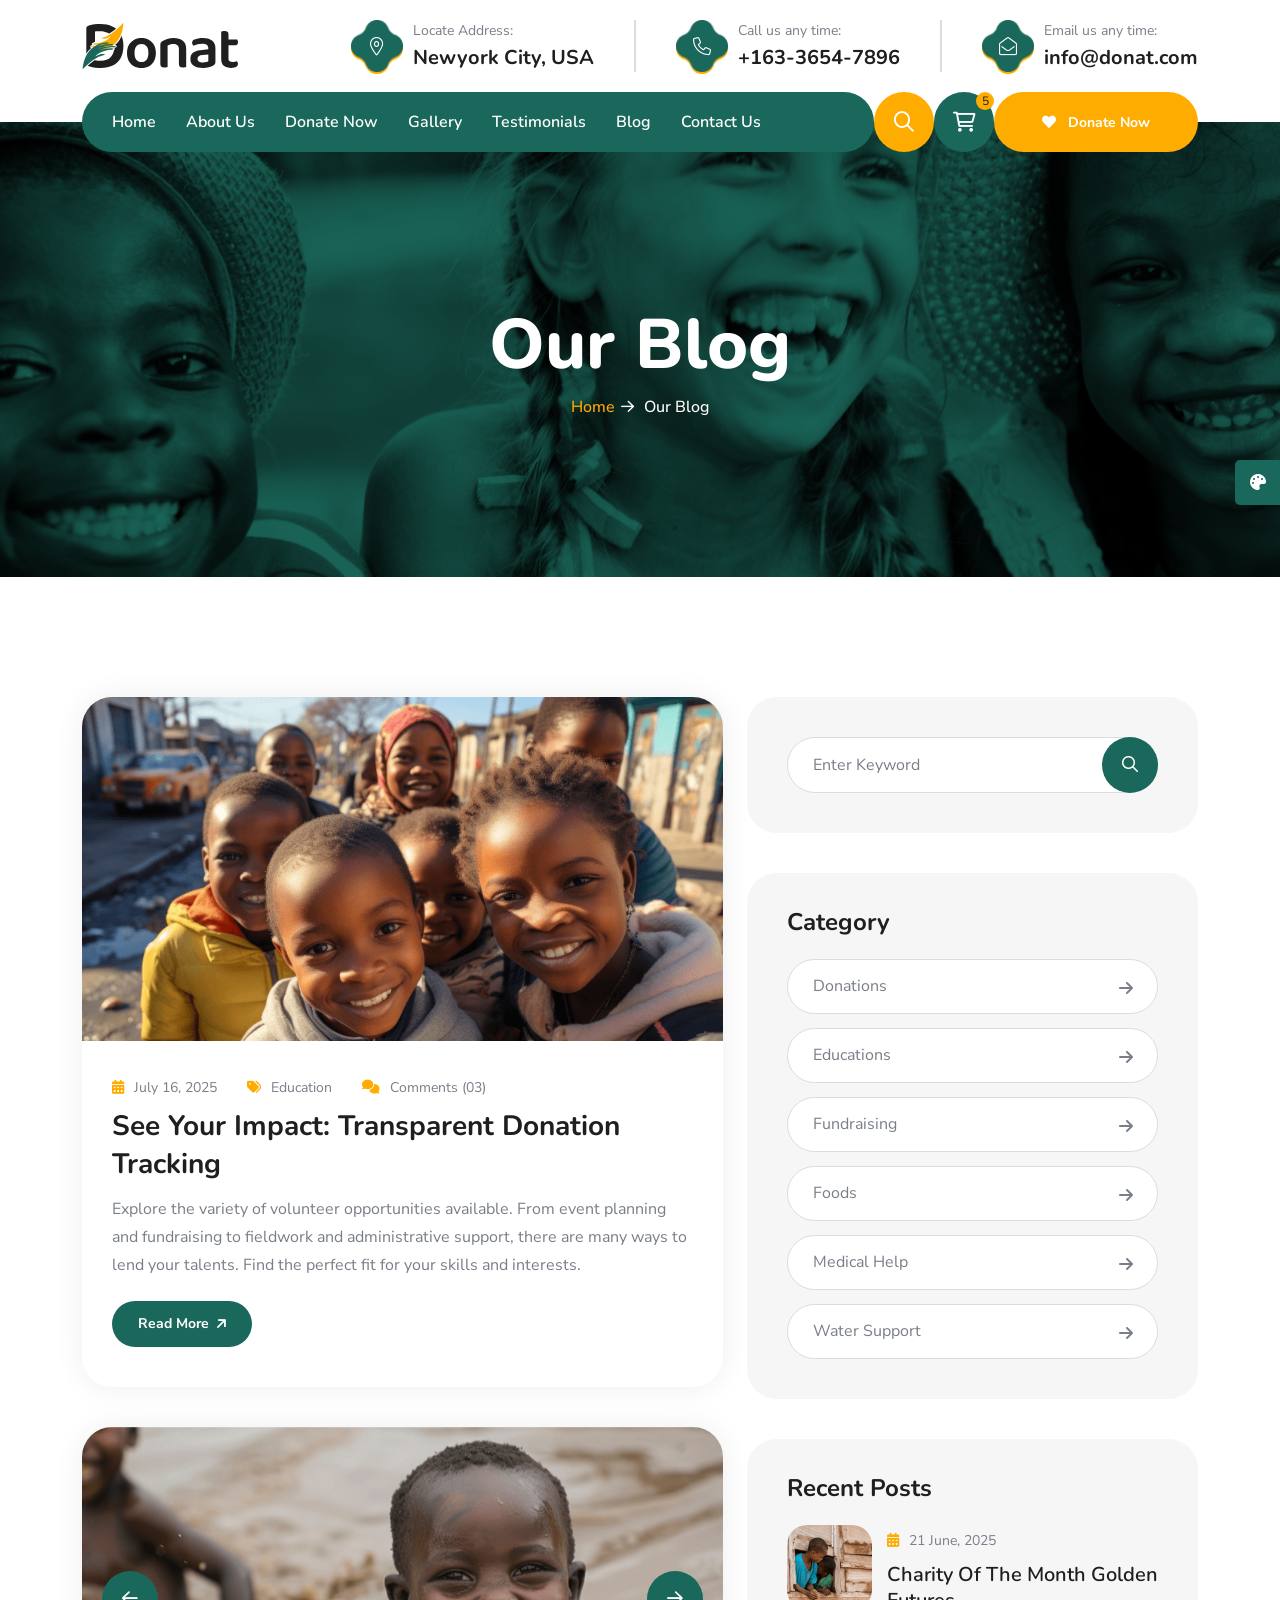
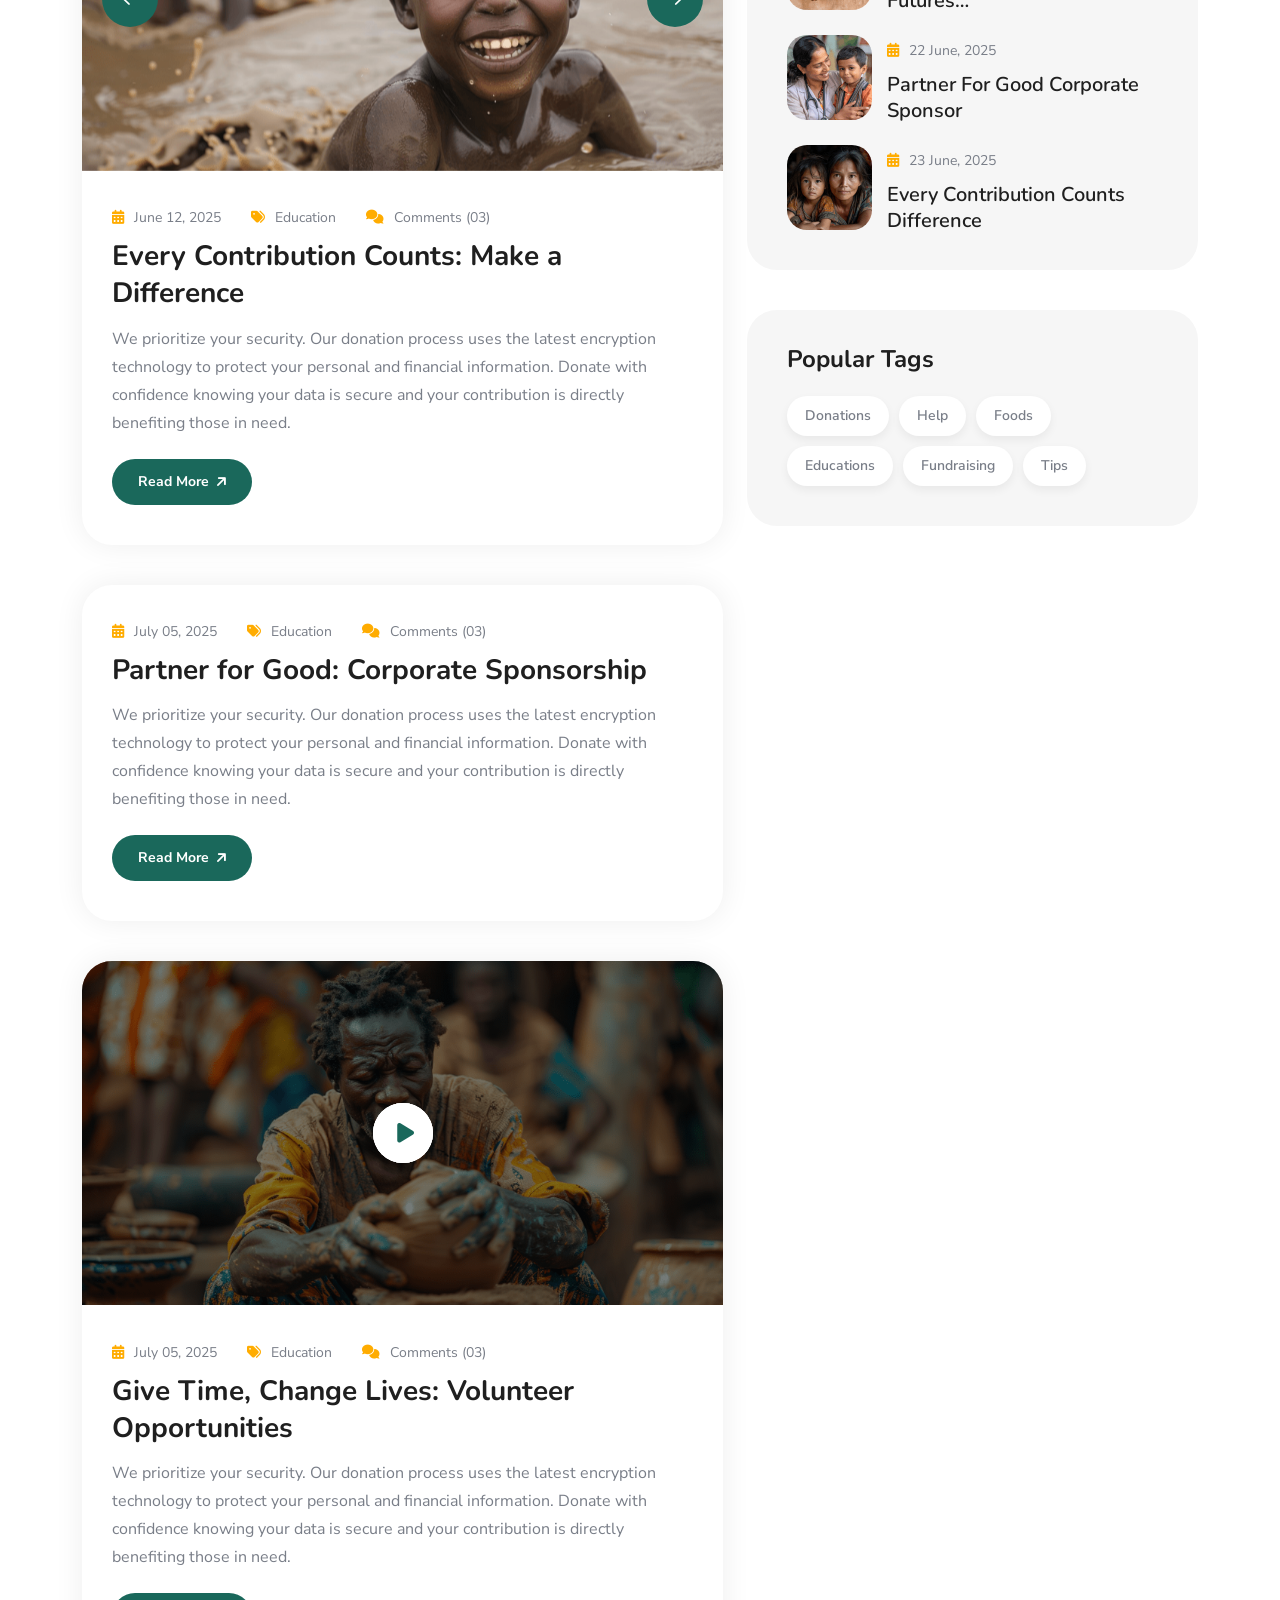
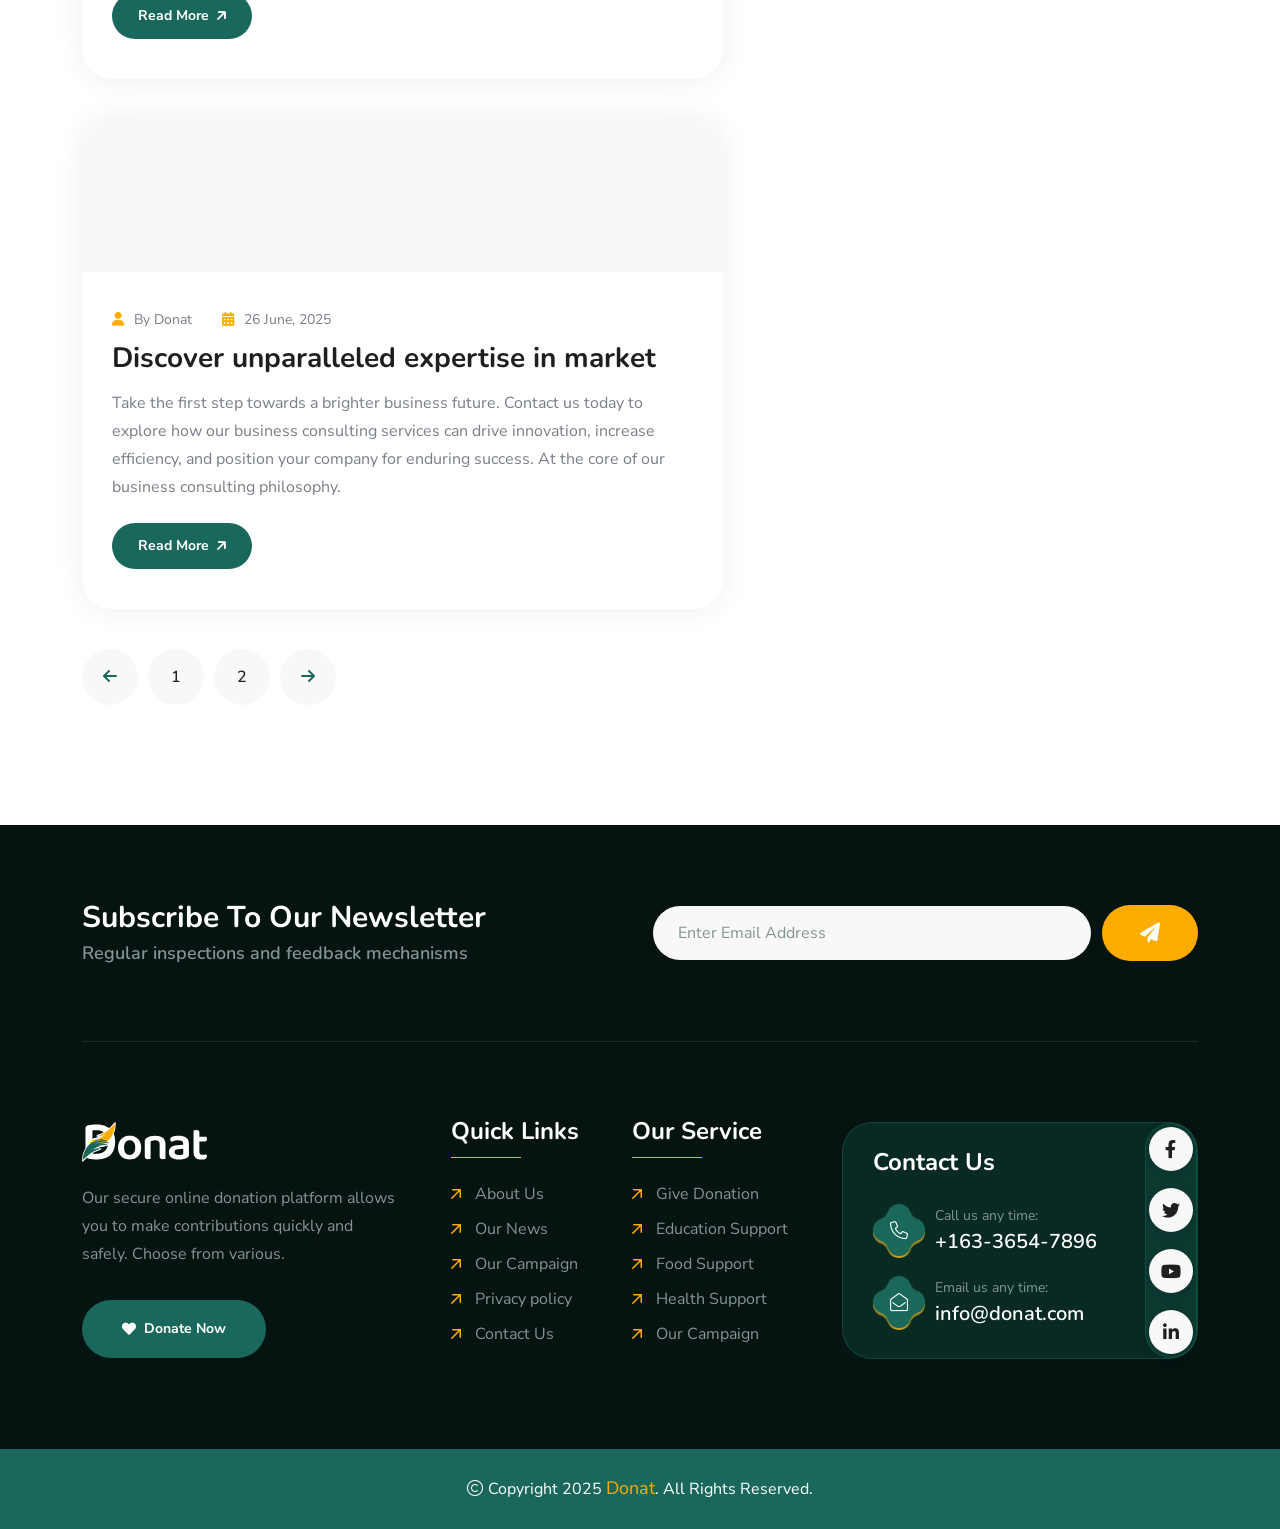
<file: blog.html>
<!doctype html>
<html class="no-js" lang="zxx" dir="ltr">

<head>
    <meta charset="utf-8">
    <meta http-equiv="x-ua-compatible" content="ie=edge">
    <title>Donat - Charity & Donation - Blog</title>
    <meta name="author" content="Donat">
    <meta name="description" content="Donat - Charity & Donation ">
    <meta name="keywords" content="Donat - Charity & Donation ">
    <meta name="robots" content="INDEX,FOLLOW">

    <!-- Mobile Specific Metas -->
    <meta name="viewport" content="width=device-width, initial-scale=1, shrink-to-fit=no">

    <!-- Favicons - Place favicon.ico in the root directory -->
    <link rel="apple-touch-icon" sizes="57x57" href="assets/img/favicons/apple-icon-57x57.png">
    <link rel="apple-touch-icon" sizes="60x60" href="assets/img/favicons/apple-icon-60x60.png">
    <link rel="apple-touch-icon" sizes="72x72" href="assets/img/favicons/apple-icon-72x72.png">
    <link rel="apple-touch-icon" sizes="76x76" href="assets/img/favicons/apple-icon-76x76.png">
    <link rel="apple-touch-icon" sizes="114x114" href="assets/img/favicons/apple-icon-114x114.png">
    <link rel="apple-touch-icon" sizes="120x120" href="assets/img/favicons/apple-icon-120x120.png">
    <link rel="apple-touch-icon" sizes="144x144" href="assets/img/favicons/apple-icon-144x144.png">
    <link rel="apple-touch-icon" sizes="152x152" href="assets/img/favicons/apple-icon-152x152.png">
    <link rel="apple-touch-icon" sizes="180x180" href="assets/img/favicons/apple-icon-180x180.png">
    <link rel="icon" type="image/png" sizes="192x192" href="assets/img/favicons/android-icon-192x192.png">
    <link rel="icon" type="image/png" sizes="32x32" href="assets/img/favicons/favicon-32x32.png">
    <link rel="icon" type="image/png" sizes="96x96" href="assets/img/favicons/favicon-96x96.png">
    <link rel="icon" type="image/png" sizes="16x16" href="assets/img/favicons/favicon-16x16.png">
    <link rel="manifest" href="assets/img/favicons/manifest.json">
    <meta name="msapplication-TileColor" content="#ffffff">
    <meta name="msapplication-TileImage" content="assets/img/favicons/ms-icon-144x144.png">
    <meta name="theme-color" content="#ffffff">

    <!--==============================
	  Google Fonts
	============================== -->
    <link rel="preconnect" href="https://fonts.googleapis.com/">
    <link rel="preconnect" href="https://fonts.gstatic.com/" crossorigin>
    <link href="https://fonts.googleapis.com/css2?family=Caveat:wght@400..700&amp;family=Nunito+Sans:ital,opsz,wght@0,6..12,200..1000;1,6..12,200..1000&amp;family=Nunito:ital,wght@0,200..1000;1,200..1000&amp;display=swap" rel="stylesheet">

    <!--==============================
	    All CSS File
	============================== -->
    <!-- Bootstrap -->
    <link rel="stylesheet" href="assets/css/bootstrap.min.css">
    <!-- Fontawesome Icon -->
    <link rel="stylesheet" href="assets/css/fontawesome.min.css">
    <!-- Magnific Popup -->
    <link rel="stylesheet" href="assets/css/magnific-popup.min.css">
    <!-- Swiper Js -->
    <link rel="stylesheet" href="assets/css/swiper-bundle.min.css">
    <!-- Theme Custom CSS -->
    <link rel="stylesheet" href="assets/css/style.css">

</head>

<body>

    <!--[if lte IE 9]>
    	<p class="browserupgrade">You are using an <strong>outdated</strong> browser. Please <a href="https://browsehappy.com/">upgrade your browser</a> to improve your experience and security.</p>
  	<![endif]-->


    <!--********************************
   		Code Start From Here 
	******************************** -->

    <!--==============================
     Preloader
  ==============================-->
    <div class="preloader ">
        <button class="th-btn style2 preloaderCls">Cancel Preloader </button>
        <div class="preloader-inner">
            <span class="loader">
                Donat
                <span class="loading-text">Donat</span>
            </span>
        </div>
    </div><!--==============================
    Sidemenu
============================== -->
    <div class="sidemenu-wrapper sidemenu-cart ">
        <div class="sidemenu-content">
            <button class="closeButton sideMenuCls"><i class="far fa-times"></i></button>
            <div class="widget woocommerce widget_shopping_cart">
                <h3 class="widget_title">Shopping cart</h3>
                <div class="widget_shopping_cart_content">
                    <ul class="woocommerce-mini-cart cart_list product_list_widget ">
                        <li class="woocommerce-mini-cart-item mini_cart_item">
                            <a href="#" class="remove remove_from_cart_button"><i class="far fa-times"></i></a>
                            <a href="#"><img src="assets/img/product/product_thumb_1_1.png" alt="Cart Image">Books</a>
                            <span class="quantity">1 ×
                                <span class="woocommerce-Price-amount amount">
                                    <span class="woocommerce-Price-currencySymbol">$</span>940.00</span>
                            </span>
                        </li>
                        <li class="woocommerce-mini-cart-item mini_cart_item">
                            <a href="#" class="remove remove_from_cart_button"><i class="far fa-times"></i></a>
                            <a href="#"><img src="assets/img/product/product_thumb_1_2.png" alt="Cart Image">Medicine</a>
                            <span class="quantity">1 ×
                                <span class="woocommerce-Price-amount amount">
                                    <span class="woocommerce-Price-currencySymbol">$</span>899.00</span>
                            </span>
                        </li>
                        <li class="woocommerce-mini-cart-item mini_cart_item">
                            <a href="#" class="remove remove_from_cart_button"><i class="far fa-times"></i></a>
                            <a href="#"><img src="assets/img/product/product_thumb_1_3.png" alt="Cart Image">Dress</a>
                            <span class="quantity">1 ×
                                <span class="woocommerce-Price-amount amount">
                                    <span class="woocommerce-Price-currencySymbol">$</span>756.00</span>
                            </span>
                        </li>
                        <li class="woocommerce-mini-cart-item mini_cart_item">
                            <a href="#" class="remove remove_from_cart_button"><i class="far fa-times"></i></a>
                            <a href="#"><img src="assets/img/product/product_thumb_1_4.png" alt="Cart Image">Chair</a>
                            <span class="quantity">1 ×
                                <span class="woocommerce-Price-amount amount">
                                    <span class="woocommerce-Price-currencySymbol">$</span>723.00</span>
                            </span>
                        </li>
                        <li class="woocommerce-mini-cart-item mini_cart_item">
                            <a href="#" class="remove remove_from_cart_button"><i class="far fa-times"></i></a>
                            <a href="#"><img src="assets/img/product/product_thumb_1_5.png" alt="Cart Image">Cloths</a>
                            <span class="quantity">1 ×
                                <span class="woocommerce-Price-amount amount">
                                    <span class="woocommerce-Price-currencySymbol">$</span>1080.00</span>
                            </span>
                        </li>
                    </ul>
                    <p class="woocommerce-mini-cart__total total">
                        <strong>Subtotal:</strong>
                        <span class="woocommerce-Price-amount amount">
                            <span class="woocommerce-Price-currencySymbol">$</span>4398.00</span>
                    </p>
                    <p class="woocommerce-mini-cart__buttons buttons">
                        <a href="cart.html" class="th-btn wc-forward">View cart</a>
                        <a href="checkout.html" class="th-btn checkout wc-forward">Checkout</a>
                    </p>
                </div>
            </div>
        </div>
    </div>
    <div class="popup-search-box d-none d-lg-block">
        <button class="searchClose"><i class="far fa-times"></i></button>
        <form action="#">
            <input type="text" placeholder="What are you looking for?">
            <button type="submit"><i class="fal fa-search"></i></button>
        </form>
    </div><!--==============================
    Mobile Menu
  ============================== -->
     <div class="th-menu-wrapper">
        <div class="th-menu-area text-center">
            <button class="th-menu-toggle"><i class="fal fa-times"></i></button>
            <div class="mobile-logo">
                <a href="index.html"><img src="assets/img/logo.svg" alt="Donat"></a>
            </div>
            <div class="th-mobile-menu">
                <ul>
                    <li class="">
                        <a href="index.html">Home</a>  
                    </li>
                    <li>
                        <a href="about.html">About Us</a>
                    </li>
                   
                    <li>
                        <a href="donate-now.html">Donate Now</a>
                    </li>
                        
                     <li>
                        <a href="gallery.html">Gallery</a>
                    </li>

                    <li>
                        <a href="testimonial.html">Testimonials</a>
                    </li>

                     <li>
                        <a href="blog.html">Blog </a>
                    </li>
                     
                    <li>
                        <a href="contact.html">Contact Us</a>
                    </li>
                </ul>
            </div>
        </div>
    </div>
    <div class="color-scheme-wrap active">
        <button class="switchIcon"><i class="fa-solid fa-palette"></i></button>
        <h3 class="color-scheme-wrap-title text-center">Color Switcher</h3>
        <h4 class="color-scheme-wrap-subtitle text-center">Theme Color</h4>
        <div class="color-switch-btns">
            <button data-color="#1A685B"><i class="fa-solid fa-droplet"></i></button>
            <button data-color="#f34e3a"><i class="fa-solid fa-droplet"></i></button>
            <button data-color="#FF4857"><i class="fa-solid fa-droplet"></i></button>
            <button data-color="#3843C1"><i class="fa-solid fa-droplet"></i></button>
            <button data-color="#FF7E02"><i class="fa-solid fa-droplet"></i></button>
        </div>
        <h4 class="color-scheme-wrap-subtitle mt-20 text-center">Secondary Color</h4>
        <div class="secondary-color-switch-btns">
            <button data-secondary-color="#FFAC00"><i class="fa-solid fa-droplet"></i></button>
            <button data-secondary-color="#F41E1E"><i class="fa-solid fa-droplet"></i></button>
            <button data-secondary-color="#f34e3a"><i class="fa-solid fa-droplet"></i></button>
            <button data-secondary-color="#FF4857"><i class="fa-solid fa-droplet"></i></button>
            <button data-secondary-color="#3843C1"><i class="fa-solid fa-droplet"></i></button>
        </div>
    </div><!--==============================
	Header Area
==============================-->
    <header class="th-header header-default">
        <div class="menu-top">
            <div class="container">
                <div class="row justify-content-center justify-content-lg-between align-items-center gy-2">
                    <div class="col-auto d-none d-lg-block">
                        <div class="header-logo">
                            <a href="index.html"><img src="assets/img/logo.svg" alt="Donat"></a>
                        </div>
                    </div>
                    <div class="col-auto d-none d-md-block">
                        <div class="info-card-wrap">
                            <div class="info-card">
                                <div class="box-icon">
                                    <i class="fal fa-map-marker-alt"></i>
                                    <div class="bg-shape1" data-mask-src="assets/img/shape/info_card_icon_bg_shape_1_1.png"></div>
                                    <div class="bg-shape2" data-mask-src="assets/img/shape/info_card_icon_bg_shape_1_1.png"></div>
                                </div>
                                <div class="box-content">
                                    <p class="box-text">Locate Address:</p>
                                    <h4 class="box-title"><a href="https://www.google.com/maps">Newyork City, USA</a></h4>
                                </div>
                            </div>
                            <div class="info-card">
                                <div class="box-icon">
                                    <i class="fal fa-phone"></i>
                                    <div class="bg-shape1" data-mask-src="assets/img/shape/info_card_icon_bg_shape_1_1.png"></div>
                                    <div class="bg-shape2" data-mask-src="assets/img/shape/info_card_icon_bg_shape_1_1.png"></div>
                                </div>
                                <div class="box-content">
                                    <p class="box-text">Call us any time:</p>
                                    <h4 class="box-title"><a href="tel:16336547896">+163-3654-7896</a></h4>
                                </div>
                            </div>
                            <div class="info-card">
                                <div class="box-icon">
                                    <i class="fal fa-envelope-open"></i>
                                    <div class="bg-shape1" data-mask-src="assets/img/shape/info_card_icon_bg_shape_1_1.png"></div>
                                    <div class="bg-shape2" data-mask-src="assets/img/shape/info_card_icon_bg_shape_1_1.png"></div>
                                </div>
                                <div class="box-content">
                                    <p class="box-text">Email us any time:</p>
                                    <h4 class="box-title"><a href="mailto:info@donat.com">info@donat.com</a></h4>
                                </div>
                            </div>
                        </div>
                    </div>
                    <div class="col-auto header-social-col">
                        <div class="th-social">
                            <a href="https://www.facebook.com/"><i class="fab fa-facebook-f"></i></a>
                            <a href="https://www.twitter.com/"><i class="fab fa-twitter"></i></a>
                            <a href="https://www.youtube.com/"><i class="fab fa-youtube"></i></a>
                            <a href="https://www.linkedin.com/"><i class="fab fa-linkedin-in"></i></a>
                        </div>
                    </div>
                </div>
            </div>
        </div>
        <div class="sticky-wrapper">
            <!-- Main Menu Area -->
            <div class="container">
                <div class="menu-area">
                    <div class="menu-area-wrap">
                        <div class="col-auto d-inline-block d-lg-none">
                            <div class="header-logo">
                                <a href="index.html"><img src="assets/img/logo-white.svg" alt="Donat"></a>
                            </div>
                        </div>
                        <nav class="main-menu d-none d-lg-block">
                            <ul>
                                <li class="">
                        <a href="index.html">Home</a>  
                    </li>
                    <li>
                        <a href="about.html">About Us</a>
                    </li>
                   
                    <li>
                        <a href="donate-now.html">Donate Now</a>
                    </li>
                        
                     <li>
                        <a href="gallery.html">Gallery</a>
                    </li>

                    <li>
                        <a href="testimonial.html">Testimonials</a>
                    </li>

                     <li>
                        <a href="blog.html">Blog </a>
                    </li>
                     
                    <li>
                        <a href="contact.html">Contact Us</a>
                    </li>
                            </ul>
                        </nav>
                        <p class="header-notice"><img class="me-1" src="assets/img/icon/heart-icon.svg" alt="img">Are you ready to help them? Let’s become a volunteers...</p>
                    </div>
                    <div class="header-button">
                        <button type="button" class="icon-btn style2 searchBoxToggler d-lg-block d-none"><i class="far fa-search"></i></button>
                        <button type="button" class="icon-btn sideMenuToggler">
                            <span class="badge">5</span>
                            <i class="fa-regular fa-cart-shopping"></i>
                        </button>
                        <a href="contact.html" class="th-btn style3 d-lg-block d-none"><i class="fas fa-heart me-2"></i> Donate Now</a>
                        <button type="button" class="icon-btn th-menu-toggle d-lg-none"><i class="far fa-bars"></i></button>
                    </div>
                </div>
            </div>
        </div>
    </header>


    <!--==============================
    Breadcumb
============================== -->
    <div class="breadcumb-wrapper " data-bg-src="assets/img/bg/breadcumb-bg.jpg" data-overlay="theme">
        <div class="container">
            <div class="breadcumb-content">
                <h1 class="breadcumb-title">Our Blog</h1>
                <ul class="breadcumb-menu">
                    <li><a href="index.html">Home</a></li>
                    <li>Our Blog</li>
                </ul>
            </div>
        </div>
    </div><!--==============================
Blog Area
==============================-->
    <section class="th-blog-wrapper space-top space-extra-bottom">
        <div class="container">
            <div class="row gx-40">
                <div class="col-xxl-8 col-lg-7">
                    <div class="th-blog blog-single has-post-thumbnail">
                        <div class="blog-img">
                            <a href="blog-details.html"><img src="assets/img/blog/blog-s-1-1.jpg" alt="Blog Image"></a>
                        </div>
                        <div class="blog-content">
                            <div class="blog-meta">
                                <a href="blog.html"><i class="fas fa-calendar-days"></i>July 16, 2025</a>
                                <a href="blog.html"><i class="fas fa-tags"></i>Education</a>
                                <a href="blog.html"><i class="fas fa-comments"></i>Comments (03)</a>
                            </div>
                            <h2 class="blog-title"><a href="blog-details.html">See Your Impact: Transparent Donation Tracking</a>
                            </h2>
                            <p class="blog-text">Explore the variety of volunteer opportunities available. From event planning and fundraising to fieldwork and administrative support, there are many ways to lend your talents. Find the perfect fit for your skills and interests.</p>
                            <a href="blog-details.html" class="th-btn btn-sm">Read More <i class="fas fa-arrow-up-right ms-2"></i></a>
                        </div>
                    </div>

                    <div class="th-blog blog-single has-post-thumbnail">
                        <div class="blog-img th-slider" data-slider-options='{"effect":"fade"}'>
                            <div class="swiper-wrapper">
                                <div class="swiper-slide">
                                    <a href="blog-details.html"><img src="assets/img/blog/blog-s-1-2.jpg" alt="Blog Image"></a>
                                </div>
                                <div class="swiper-slide">
                                    <a href="blog-details.html"><img src="assets/img/blog/blog-s-1-4.jpg" alt="Blog Image"></a>
                                </div>
                            </div>
                            <button class="slider-arrow slider-prev"><i class="far fa-arrow-left"></i></button>
                            <button class="slider-arrow slider-next"><i class="far fa-arrow-right"></i></button>
                        </div>
                        <div class="blog-content">
                            <div class="blog-meta">
                                <a href="blog.html"><i class="fas fa-calendar-days"></i>June 12, 2025</a>
                                <a href="blog.html"><i class="fas fa-tags"></i>Education</a>
                                <a href="blog.html"><i class="fas fa-comments"></i>Comments (03)</a>
                            </div>
                            <h2 class="blog-title"><a href="blog-details.html">Every Contribution Counts: Make a Difference</a>
                            </h2>
                            <p class="blog-text">We prioritize your security. Our donation process uses the latest encryption technology to protect your personal and financial information. Donate with confidence knowing your data is secure and your contribution is directly benefiting those in need.</p>
                            <a href="blog-details.html" class="th-btn btn-sm">Read More <i class="fas fa-arrow-up-right ms-2"></i></a>
                        </div>
                    </div>

                    <div class="th-blog blog-single">
                        <div class="blog-content">
                            <div class="blog-meta">
                                <a href="blog.html"><i class="fas fa-calendar-days"></i>July 05, 2025</a>
                                <a href="blog.html"><i class="fas fa-tags"></i>Education</a>
                                <a href="blog.html"><i class="fas fa-comments"></i>Comments (03)</a>
                            </div>
                            <h2 class="blog-title"><a href="blog-details.html">Partner for Good: Corporate Sponsorship</a>
                            </h2>
                            <p class="blog-text">We prioritize your security. Our donation process uses the latest encryption technology to protect your personal and financial information. Donate with confidence knowing your data is secure and your contribution is directly benefiting those in need.</p>
                            <a href="blog-details.html" class="th-btn btn-sm">Read More <i class="fas fa-arrow-up-right ms-2"></i></a>
                        </div>
                    </div>

                    <div class="th-blog blog-single has-post-thumbnail">
                        <div class="blog-img" data-overlay="black" data-opacity="5">
                            <a href="blog-details.html"><img src="assets/img/blog/blog-s-1-3.jpg" alt="Blog Image"></a>
                            <a href="https://www.youtube.com/watch?v=_sI_Ps7JSEk" class="play-btn popup-video"><i class="fas fa-play"></i></a>
                        </div>
                        <div class="blog-content">
                            <div class="blog-meta">
                                <a href="blog.html"><i class="fas fa-calendar-days"></i>July 05, 2025</a>
                                <a href="blog.html"><i class="fas fa-tags"></i>Education</a>
                                <a href="blog.html"><i class="fas fa-comments"></i>Comments (03)</a>
                            </div>
                            <h2 class="blog-title"><a href="blog-details.html">Give Time, Change Lives: Volunteer Opportunities</a>
                            </h2>
                            <p class="blog-text">We prioritize your security. Our donation process uses the latest encryption technology to protect your personal and financial information. Donate with confidence knowing your data is secure and your contribution is directly benefiting those in need.</p>
                            <a href="blog-details.html" class="th-btn btn-sm">Read More <i class="fas fa-arrow-up-right ms-2"></i></a>
                        </div>
                    </div>

                    <div class="th-blog blog-single has-post-thumbnail">
                        <div class="blog-audio">
                            <iframe title="Tell Me U Luv Me (with Trippie Redd) by Juice WRLD" src="https://w.soundcloud.com/player/?visual=true&amp;url=https%3A%2F%2Fapi.soundcloud.com%2Ftracks%2F830279092&amp;show_artwork=true&amp;maxwidth=751&amp;maxheight=1000&amp;dnt=1"></iframe>
                        </div>
                        <div class="blog-content">
                            <div class="blog-meta">
                                <a class="author" href="blog.html"><i class="fas fa-user"></i>By Donat</a>
                                <a href="blog.html"><i class="fas fa-calendar-days"></i>26 June, 2025</a>
                            </div>
                            <h2 class="blog-title"><a href="blog-details.html">Discover unparalleled expertise in market</a>
                            </h2>
                            <p class="blog-text">Take the first step towards a brighter business future. Contact us today to explore how our business consulting services can drive innovation, increase efficiency, and position your company for enduring success. At the core of our business consulting philosophy.</p>
                            <a href="blog-details.html" class="th-btn btn-sm">Read More <i class="fas fa-arrow-up-right ms-2"></i></a>
                        </div>
                    </div>

                    <div class="th-pagination ">
                        <ul>
                            <li><a href="blog.html"><i class="fas fa-arrow-left"></i></a></li>
                            <li><a href="blog.html">1</a></li>
                            <li><a href="blog.html">2</a></li>
                            <li><a href="blog.html"><i class="fas fa-arrow-right"></i></a></li>
                        </ul>
                    </div>
                </div>
                <div class="col-xxl-4 col-lg-5">
                    <aside class="sidebar-area">
                        <div class="widget widget_search  ">
                            <form class="search-form">
                                <input type="text" placeholder="Enter Keyword">
                                <button type="submit"><i class="far fa-search"></i></button>
                            </form>
                        </div>
                        <div class="widget widget_categories  ">
                            <h3 class="widget_title">Category</h3>
                            <ul>
                                <li>
                                    <a href="blog.html">Donations</a>
                                    <span><i class="fas fa-arrow-right"></i></span>
                                </li>
                                <li>
                                    <a href="blog.html">Educations</a>
                                    <span><i class="fas fa-arrow-right"></i></span>
                                </li>
                                <li>
                                    <a href="blog.html">Fundraising</a>
                                    <span><i class="fas fa-arrow-right"></i></span>
                                </li>
                                <li>
                                    <a href="blog.html">Foods</a>
                                    <span><i class="fas fa-arrow-right"></i></span>
                                </li>
                                <li>
                                    <a href="blog.html">Medical Help</a>
                                    <span><i class="fas fa-arrow-right"></i></span>
                                </li>
                                <li>
                                    <a href="blog.html">Water Support</a>
                                    <span><i class="fas fa-arrow-right"></i></span>
                                </li>
                            </ul>
                        </div>
                        <div class="widget  ">
                            <h3 class="widget_title">Recent Posts</h3>
                            <div class="recent-post-wrap">
                                <div class="recent-post">
                                    <div class="media-img">
                                        <a href="blog-details.html"><img src="assets/img/blog/recent-post-1-1.jpg" alt="Blog Image"></a>
                                    </div>
                                    <div class="media-body">
                                        <div class="recent-post-meta">
                                            <a href="blog.html"><i class="fas fa-calendar-days"></i>21 June, 2025</a>
                                        </div>
                                        <h4 class="post-title"><a class="text-inherit" href="blog-details.html">Charity Of The Month Golden Futures…</a></h4>
                                    </div>
                                </div>
                                <div class="recent-post">
                                    <div class="media-img">
                                        <a href="blog-details.html"><img src="assets/img/blog/recent-post-1-2.jpg" alt="Blog Image"></a>
                                    </div>
                                    <div class="media-body">
                                        <div class="recent-post-meta">
                                            <a href="blog.html"><i class="fas fa-calendar-days"></i>22 June, 2025</a>
                                        </div>
                                        <h4 class="post-title"><a class="text-inherit" href="blog-details.html">Partner for Good Corporate Sponsor</a></h4>
                                    </div>
                                </div>
                                <div class="recent-post">
                                    <div class="media-img">
                                        <a href="blog-details.html"><img src="assets/img/blog/recent-post-1-3.jpg" alt="Blog Image"></a>
                                    </div>
                                    <div class="media-body">
                                        <div class="recent-post-meta">
                                            <a href="blog.html"><i class="fas fa-calendar-days"></i>23 June, 2025</a>
                                        </div>
                                        <h4 class="post-title"><a class="text-inherit" href="blog-details.html">Every Contribution Counts Difference</a></h4>
                                    </div>
                                </div>
                            </div>
                        </div>
                        <div class="widget widget_tag_cloud  ">
                            <h3 class="widget_title">Popular Tags</h3>
                            <div class="tagcloud">
                                <a href="blog.html">Donations</a>
                                <a href="blog.html">Help</a>
                                <a href="blog.html">Foods</a>
                                <a href="blog.html">Educations</a>
                                <a href="blog.html">Fundraising</a>
                                <a href="blog.html">Tips</a>
                            </div>
                        </div>
                    </aside>
                </div>
            </div>
        </div>
    </section>
    <!--==============================
	Footer Area
==============================-->
    <footer class="footer-wrapper footer-default" data-bg-src="assets/img/bg/footer-default-bg-mask.png">
        <div class="footer-bg-shape2 shape-mockup jump" data-top="20%" data-right="0">
            <img src="assets/img/shape/footer-bg-shape3.png" alt="img">
        </div>
        <div class="footer-bg-shape3 shape-mockup d-none" data-bottom="0" data-right="0">
            <img src="assets/img/shape/footer-bg-shape2.png" alt="img">
        </div>
        <div class="footer-top">
            <div class="container">
                <div class="subscribe-box">
                    <div class="row gy-40 align-items-center justify-content-center">
                        <div class="col-xl-6">
                            <h4 class="subscribe-box_title">Subscribe to Our Newsletter</h4>
                            <p class="subscribe-box_text">Regular inspections and feedback mechanisms</p>
                        </div>
                        <div class="col-xl-6 col-lg-8">
                            <form class="newsletter-form">
                                <div class="form-group">
                                    <input class="form-control" type="email" placeholder="Enter Email Address" required="">
                                </div>
                                <button type="submit" class="th-btn style3"><i class="fas fa-paper-plane"></i></button>
                            </form>
                        </div>
                    </div>
                </div>
            </div>
        </div>
        <div class="widget-area">
            <div class="container">
                <div class="row justify-content-between">
                    <div class="col-md-6 col-xl-auto">
                        <div class="widget footer-widget">
                            <div class="th-widget-about">
                                <div class="about-logo">
                                    <a href="index.html"><img src="assets/img/logo-white.svg" alt="Donat"></a>
                                </div>
                                <p class="about-text"> Our secure online donation platform allows you to make contributions quickly and safely. Choose from various.</p>
                                <a href="contact.html" class="th-btn"><i class="fas fa-heart me-2"></i> Donate Now</a>
                            </div>
                        </div>
                    </div>
                    <div class="col-sm-6 col-xl-auto">
                        <div class="widget widget_nav_menu footer-widget">
                            <h3 class="widget_title">Quick Links</h3>
                            <div class="menu-all-pages-container">
                                <ul class="menu">
                                    <li><a href="about.html">About Us</a></li>
                                    <li><a href="blog.html">Our News</a></li>
                                    <li><a href="about.html">Our Campaign</a></li>
                                    <li><a href="contact.html">Privacy policy</a></li>
                                    <li><a href="contact.html">Contact Us</a></li>
                                </ul>
                            </div>
                        </div>
                    </div>
                    <div class="col-sm-6 col-xl-auto">
                        <div class="widget widget_nav_menu footer-widget">
                            <h3 class="widget_title">Our Service</h3>
                            <div class="menu-all-pages-container">
                                <ul class="menu">
                                    <li><a href="donate-now.html">Give Donation</a></li>
                                    <li><a href="faq.html">Education Support</a></li>
                                    <li><a href="faq.html">Food Support</a></li>
                                    <li><a href="faq.html">Health Support</a></li>
                                    <li><a href="gallery.html">Our Campaign </a></li>
                                </ul>
                            </div>
                        </div>
                    </div>
                    <div class="col-md-6 col-xl-auto">
                        <div class="widget footer-widget">
                            <div class="th-widget-contact">
                                <h3 class="widget_title">Contact Us</h3>
                                <div class="info-card">
                                    <div class="box-icon">
                                        <i class="fal fa-phone"></i>
                                        <div class="bg-shape1" data-mask-src="assets/img/shape/info_card_icon_bg_shape_1_1.png"></div>
                                        <div class="bg-shape2" data-mask-src="assets/img/shape/info_card_icon_bg_shape_1_1.png"></div>
                                    </div>
                                    <div class="box-content">
                                        <p class="box-text">Call us any time:</p>
                                        <h4 class="box-title"><a href="tel:16336547896">+163-3654-7896</a></h4>
                                    </div>
                                </div>
                                <div class="info-card">
                                    <div class="box-icon">
                                        <i class="fal fa-envelope-open"></i>
                                        <div class="bg-shape1" data-mask-src="assets/img/shape/info_card_icon_bg_shape_1_1.png"></div>
                                        <div class="bg-shape2" data-mask-src="assets/img/shape/info_card_icon_bg_shape_1_1.png"></div>
                                    </div>
                                    <div class="box-content">
                                        <p class="box-text">Email us any time:</p>
                                        <h4 class="box-title"><a href="mailto:info@donat.com">info@donat.com</a></h4>
                                    </div>
                                </div>
                                <div class="th-social style2">
                                    <a href="https://www.facebook.com/"><i class="fab fa-facebook-f"></i></a>
                                    <a href="https://www.twitter.com/"><i class="fab fa-twitter"></i></a>
                                    <a href="https://www.youtube.com/"><i class="fab fa-youtube"></i></a>
                                    <a href="https://www.linkedin.com/"><i class="fab fa-linkedin-in"></i></a>
                                </div>
                            </div>
                        </div>
                    </div>
                </div>
            </div>
        </div>
        <div class="copyright-wrap">
            <div class="container">
                <div class="row justify-content-center gy-3 align-items-center">
                    <div class="col-lg-12">
                        <p class="copyright-text text-center">
                            <i class="fal fa-copyright"></i> Copyright 2025 <a href="index.html">Donat</a>. All Rights Reserved.
                        </p>
                    </div>
                </div>
            </div>
        </div>
    </footer>

    <!--********************************
			Code End  Here 
	******************************** -->

    <!-- Scroll To Top -->
    <div class="scroll-top">
        <svg class="progress-circle svg-content" width="100%" height="100%" viewBox="-1 -1 102 102">
            <path d="M50,1 a49,49 0 0,1 0,98 a49,49 0 0,1 0,-98" style="transition: stroke-dashoffset 10ms linear 0s; stroke-dasharray: 307.919, 307.919; stroke-dashoffset: 307.919;"></path>
        </svg>
    </div>

    <!--==============================
    All Js File
============================== -->
    <!-- Jquery -->
    <script src="assets/js/vendor/jquery-3.7.1.min.js"></script>
    <!-- Swiper Js -->
    <script src="assets/js/swiper-bundle.min.js"></script>
    <!-- Bootstrap -->
    <script src="assets/js/bootstrap.min.js"></script>
    <!-- Magnific Popup -->
    <script src="assets/js/jquery.magnific-popup.min.js"></script>
    <!-- Counter Up -->
    <script src="assets/js/jquery.counterup.min.js"></script>
    <!-- Range Slider -->
    <script src="assets/js/jquery-ui.min.js"></script>
    <!-- Isotope Filter -->
    <script src="assets/js/imagesloaded.pkgd.min.js"></script>
    <script src="assets/js/isotope.pkgd.min.js"></script>

    <!-- Main Js File -->
    <script src="assets/js/main.js"></script>
</body>

</html>
</file>
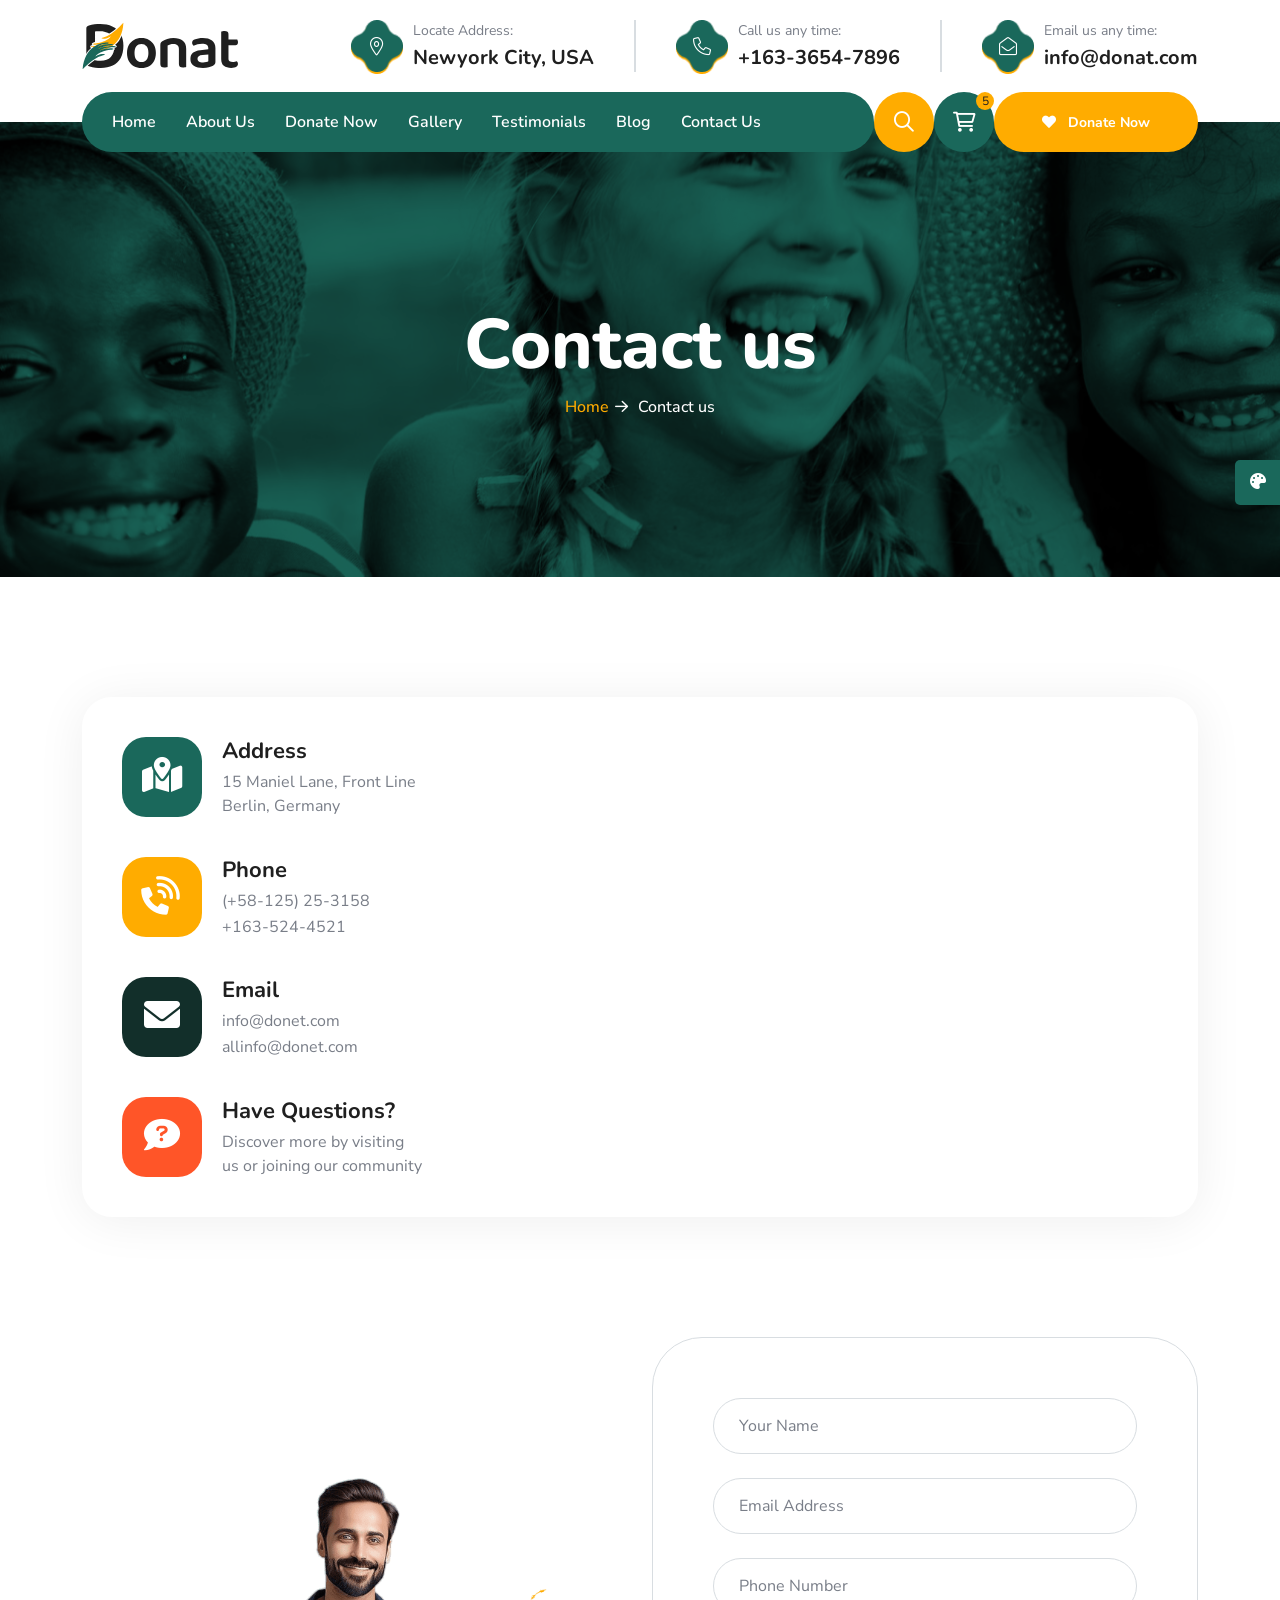
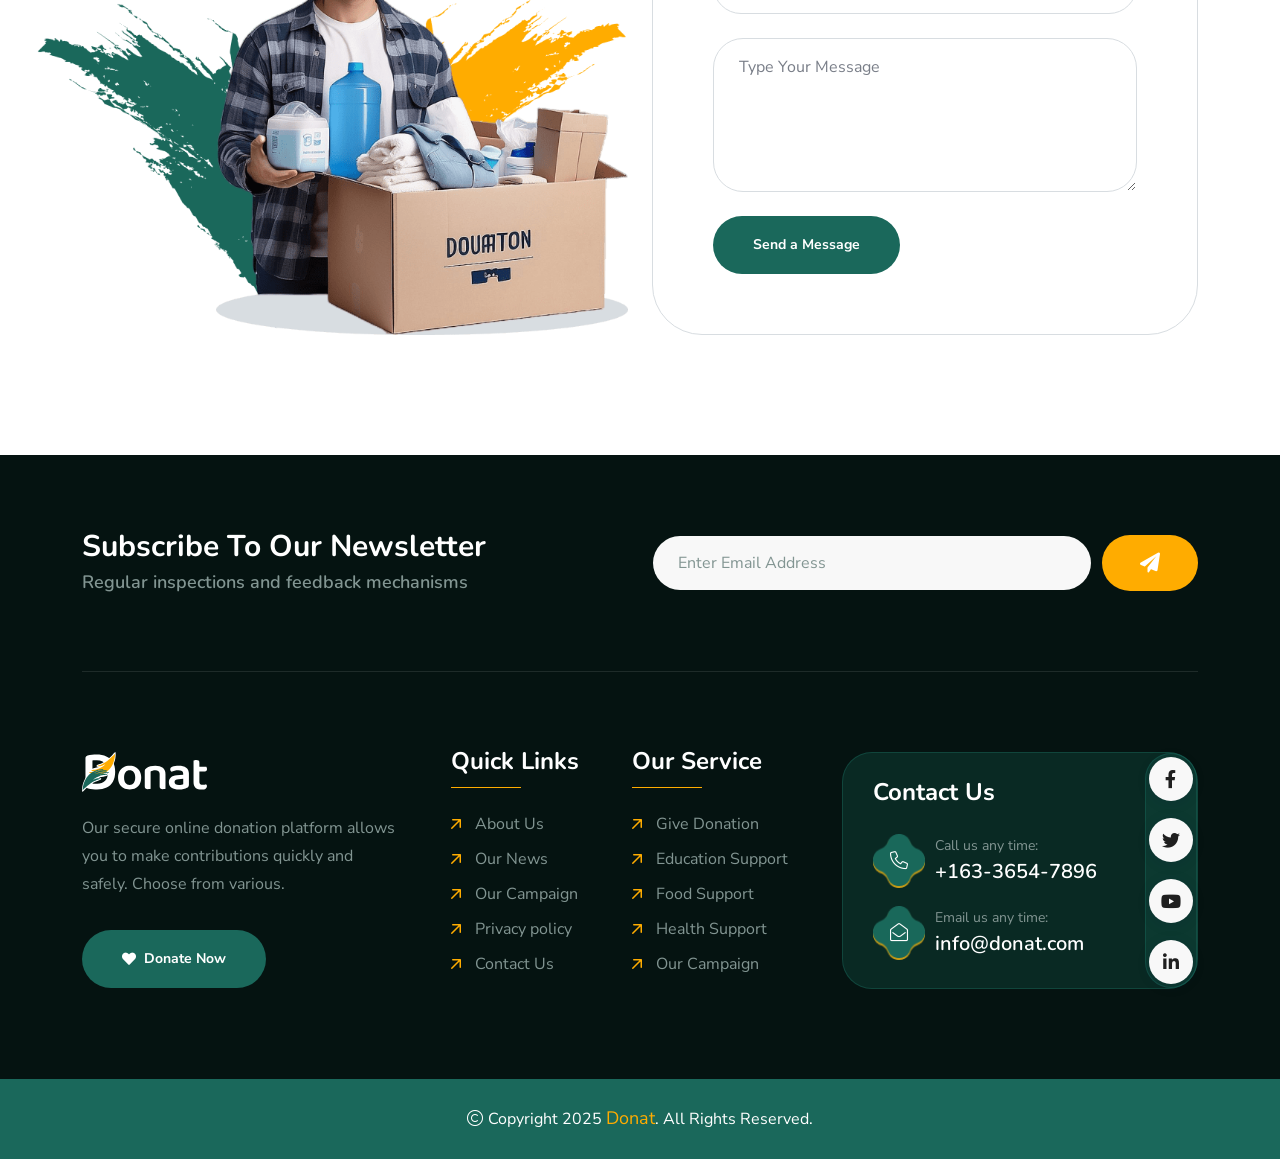
<file: contact.html>
<!doctype html>
<html class="no-js" lang="zxx" dir="ltr">

<head>
    <meta charset="utf-8">
    <meta http-equiv="x-ua-compatible" content="ie=edge">
    <title>Donat - Charity & Donation - Contact us</title>
    <meta name="author" content="Donat">
    <meta name="description" content="Donat - Charity & Donation ">
    <meta name="keywords" content="Donat - Charity & Donation ">
    <meta name="robots" content="INDEX,FOLLOW">

    <!-- Mobile Specific Metas -->
    <meta name="viewport" content="width=device-width, initial-scale=1, shrink-to-fit=no">

    <!-- Favicons - Place favicon.ico in the root directory -->
    <link rel="apple-touch-icon" sizes="57x57" href="assets/img/favicons/apple-icon-57x57.png">
    <link rel="apple-touch-icon" sizes="60x60" href="assets/img/favicons/apple-icon-60x60.png">
    <link rel="apple-touch-icon" sizes="72x72" href="assets/img/favicons/apple-icon-72x72.png">
    <link rel="apple-touch-icon" sizes="76x76" href="assets/img/favicons/apple-icon-76x76.png">
    <link rel="apple-touch-icon" sizes="114x114" href="assets/img/favicons/apple-icon-114x114.png">
    <link rel="apple-touch-icon" sizes="120x120" href="assets/img/favicons/apple-icon-120x120.png">
    <link rel="apple-touch-icon" sizes="144x144" href="assets/img/favicons/apple-icon-144x144.png">
    <link rel="apple-touch-icon" sizes="152x152" href="assets/img/favicons/apple-icon-152x152.png">
    <link rel="apple-touch-icon" sizes="180x180" href="assets/img/favicons/apple-icon-180x180.png">
    <link rel="icon" type="image/png" sizes="192x192" href="assets/img/favicons/android-icon-192x192.png">
    <link rel="icon" type="image/png" sizes="32x32" href="assets/img/favicons/favicon-32x32.png">
    <link rel="icon" type="image/png" sizes="96x96" href="assets/img/favicons/favicon-96x96.png">
    <link rel="icon" type="image/png" sizes="16x16" href="assets/img/favicons/favicon-16x16.png">
    <link rel="manifest" href="assets/img/favicons/manifest.json">
    <meta name="msapplication-TileColor" content="#ffffff">
    <meta name="msapplication-TileImage" content="assets/img/favicons/ms-icon-144x144.png">
    <meta name="theme-color" content="#ffffff">

    <!--==============================
	  Google Fonts
	============================== -->
    <link rel="preconnect" href="https://fonts.googleapis.com/">
    <link rel="preconnect" href="https://fonts.gstatic.com/" crossorigin>
    <link href="https://fonts.googleapis.com/css2?family=Caveat:wght@400..700&amp;family=Nunito+Sans:ital,opsz,wght@0,6..12,200..1000;1,6..12,200..1000&amp;family=Nunito:ital,wght@0,200..1000;1,200..1000&amp;display=swap" rel="stylesheet">

    <!--==============================
	    All CSS File
	============================== -->
    <!-- Bootstrap -->
    <link rel="stylesheet" href="assets/css/bootstrap.min.css">
    <!-- Fontawesome Icon -->
    <link rel="stylesheet" href="assets/css/fontawesome.min.css">
    <!-- Magnific Popup -->
    <link rel="stylesheet" href="assets/css/magnific-popup.min.css">
    <!-- Swiper Js -->
    <link rel="stylesheet" href="assets/css/swiper-bundle.min.css">
    <!-- Theme Custom CSS -->
    <link rel="stylesheet" href="assets/css/style.css">

</head>

<body>

    <!--[if lte IE 9]>
    	<p class="browserupgrade">You are using an <strong>outdated</strong> browser. Please <a href="https://browsehappy.com/">upgrade your browser</a> to improve your experience and security.</p>
  	<![endif]-->


    <!--********************************
   		Code Start From Here 
	******************************** -->

    <!--==============================
     Preloader
  ==============================-->
    <div class="preloader ">
        <button class="th-btn style2 preloaderCls">Cancel Preloader </button>
        <div class="preloader-inner">
            <span class="loader">
                Donat
                <span class="loading-text">Donat</span>
            </span>
        </div>
    </div><!--==============================
    Sidemenu
============================== -->
    <div class="sidemenu-wrapper sidemenu-cart ">
        <div class="sidemenu-content">
            <button class="closeButton sideMenuCls"><i class="far fa-times"></i></button>
            <div class="widget woocommerce widget_shopping_cart">
                <h3 class="widget_title">Shopping cart</h3>
                <div class="widget_shopping_cart_content">
                    <ul class="woocommerce-mini-cart cart_list product_list_widget ">
                        <li class="woocommerce-mini-cart-item mini_cart_item">
                            <a href="#" class="remove remove_from_cart_button"><i class="far fa-times"></i></a>
                            <a href="#"><img src="assets/img/product/product_thumb_1_1.png" alt="Cart Image">Books</a>
                            <span class="quantity">1 ×
                                <span class="woocommerce-Price-amount amount">
                                    <span class="woocommerce-Price-currencySymbol">$</span>940.00</span>
                            </span>
                        </li>
                        <li class="woocommerce-mini-cart-item mini_cart_item">
                            <a href="#" class="remove remove_from_cart_button"><i class="far fa-times"></i></a>
                            <a href="#"><img src="assets/img/product/product_thumb_1_2.png" alt="Cart Image">Medicine</a>
                            <span class="quantity">1 ×
                                <span class="woocommerce-Price-amount amount">
                                    <span class="woocommerce-Price-currencySymbol">$</span>899.00</span>
                            </span>
                        </li>
                        <li class="woocommerce-mini-cart-item mini_cart_item">
                            <a href="#" class="remove remove_from_cart_button"><i class="far fa-times"></i></a>
                            <a href="#"><img src="assets/img/product/product_thumb_1_3.png" alt="Cart Image">Dress</a>
                            <span class="quantity">1 ×
                                <span class="woocommerce-Price-amount amount">
                                    <span class="woocommerce-Price-currencySymbol">$</span>756.00</span>
                            </span>
                        </li>
                        <li class="woocommerce-mini-cart-item mini_cart_item">
                            <a href="#" class="remove remove_from_cart_button"><i class="far fa-times"></i></a>
                            <a href="#"><img src="assets/img/product/product_thumb_1_4.png" alt="Cart Image">Chair</a>
                            <span class="quantity">1 ×
                                <span class="woocommerce-Price-amount amount">
                                    <span class="woocommerce-Price-currencySymbol">$</span>723.00</span>
                            </span>
                        </li>
                        <li class="woocommerce-mini-cart-item mini_cart_item">
                            <a href="#" class="remove remove_from_cart_button"><i class="far fa-times"></i></a>
                            <a href="#"><img src="assets/img/product/product_thumb_1_5.png" alt="Cart Image">Cloths</a>
                            <span class="quantity">1 ×
                                <span class="woocommerce-Price-amount amount">
                                    <span class="woocommerce-Price-currencySymbol">$</span>1080.00</span>
                            </span>
                        </li>
                    </ul>
                    <p class="woocommerce-mini-cart__total total">
                        <strong>Subtotal:</strong>
                        <span class="woocommerce-Price-amount amount">
                            <span class="woocommerce-Price-currencySymbol">$</span>4398.00</span>
                    </p>
                    <p class="woocommerce-mini-cart__buttons buttons">
                        <a href="cart.html" class="th-btn wc-forward">View cart</a>
                        <a href="checkout.html" class="th-btn checkout wc-forward">Checkout</a>
                    </p>
                </div>
            </div>
        </div>
    </div>
    <div class="popup-search-box d-none d-lg-block">
        <button class="searchClose"><i class="far fa-times"></i></button>
        <form action="#">
            <input type="text" placeholder="What are you looking for?">
            <button type="submit"><i class="fal fa-search"></i></button>
        </form>
    </div><!--==============================
    Mobile Menu
  ============================== -->
     <div class="th-menu-wrapper">
        <div class="th-menu-area text-center">
            <button class="th-menu-toggle"><i class="fal fa-times"></i></button>
            <div class="mobile-logo">
                <a href="index.html"><img src="assets/img/logo.svg" alt="Donat"></a>
            </div>
            <div class="th-mobile-menu">
                <ul>
                    <li class="">
                        <a href="index.html">Home</a>  
                    </li>
                    <li>
                        <a href="about.html">About Us</a>
                    </li>
                   
                    <li>
                        <a href="donate-now.html">Donate Now</a>
                    </li>
                        
                     <li>
                        <a href="gallery.html">Gallery</a>
                    </li>

                    <li>
                        <a href="testimonial.html">Testimonials</a>
                    </li>

                     <li>
                        <a href="blog.html">Blog </a>
                    </li>
                     
                    <li>
                        <a href="contact.html">Contact Us</a>
                    </li>
                </ul>
            </div>
        </div>
    </div>
    <div class="color-scheme-wrap active">
        <button class="switchIcon"><i class="fa-solid fa-palette"></i></button>
        <h3 class="color-scheme-wrap-title text-center">Color Switcher</h3>
        <h4 class="color-scheme-wrap-subtitle text-center">Theme Color</h4>
        <div class="color-switch-btns">
            <button data-color="#1A685B"><i class="fa-solid fa-droplet"></i></button>
            <button data-color="#f34e3a"><i class="fa-solid fa-droplet"></i></button>
            <button data-color="#FF4857"><i class="fa-solid fa-droplet"></i></button>
            <button data-color="#3843C1"><i class="fa-solid fa-droplet"></i></button>
            <button data-color="#FF7E02"><i class="fa-solid fa-droplet"></i></button>
        </div>
        <h4 class="color-scheme-wrap-subtitle mt-20 text-center">Secondary Color</h4>
        <div class="secondary-color-switch-btns">
            <button data-secondary-color="#FFAC00"><i class="fa-solid fa-droplet"></i></button>
            <button data-secondary-color="#F41E1E"><i class="fa-solid fa-droplet"></i></button>
            <button data-secondary-color="#f34e3a"><i class="fa-solid fa-droplet"></i></button>
            <button data-secondary-color="#FF4857"><i class="fa-solid fa-droplet"></i></button>
            <button data-secondary-color="#3843C1"><i class="fa-solid fa-droplet"></i></button>
        </div>
    </div><!--==============================
	Header Area
==============================-->
    <header class="th-header header-default">
        <div class="menu-top">
            <div class="container">
                <div class="row justify-content-center justify-content-lg-between align-items-center gy-2">
                    <div class="col-auto d-none d-lg-block">
                        <div class="header-logo">
                            <a href="index.html"><img src="assets/img/logo.svg" alt="Donat"></a>
                        </div>
                    </div>
                    <div class="col-auto d-none d-md-block">
                        <div class="info-card-wrap">
                            <div class="info-card">
                                <div class="box-icon">
                                    <i class="fal fa-map-marker-alt"></i>
                                    <div class="bg-shape1" data-mask-src="assets/img/shape/info_card_icon_bg_shape_1_1.png"></div>
                                    <div class="bg-shape2" data-mask-src="assets/img/shape/info_card_icon_bg_shape_1_1.png"></div>
                                </div>
                                <div class="box-content">
                                    <p class="box-text">Locate Address:</p>
                                    <h4 class="box-title"><a href="https://www.google.com/maps">Newyork City, USA</a></h4>
                                </div>
                            </div>
                            <div class="info-card">
                                <div class="box-icon">
                                    <i class="fal fa-phone"></i>
                                    <div class="bg-shape1" data-mask-src="assets/img/shape/info_card_icon_bg_shape_1_1.png"></div>
                                    <div class="bg-shape2" data-mask-src="assets/img/shape/info_card_icon_bg_shape_1_1.png"></div>
                                </div>
                                <div class="box-content">
                                    <p class="box-text">Call us any time:</p>
                                    <h4 class="box-title"><a href="tel:16336547896">+163-3654-7896</a></h4>
                                </div>
                            </div>
                            <div class="info-card">
                                <div class="box-icon">
                                    <i class="fal fa-envelope-open"></i>
                                    <div class="bg-shape1" data-mask-src="assets/img/shape/info_card_icon_bg_shape_1_1.png"></div>
                                    <div class="bg-shape2" data-mask-src="assets/img/shape/info_card_icon_bg_shape_1_1.png"></div>
                                </div>
                                <div class="box-content">
                                    <p class="box-text">Email us any time:</p>
                                    <h4 class="box-title"><a href="mailto:info@donat.com">info@donat.com</a></h4>
                                </div>
                            </div>
                        </div>
                    </div>
                    <div class="col-auto header-social-col">
                        <div class="th-social">
                            <a href="https://www.facebook.com/"><i class="fab fa-facebook-f"></i></a>
                            <a href="https://www.twitter.com/"><i class="fab fa-twitter"></i></a>
                            <a href="https://www.youtube.com/"><i class="fab fa-youtube"></i></a>
                            <a href="https://www.linkedin.com/"><i class="fab fa-linkedin-in"></i></a>
                        </div>
                    </div>
                </div>
            </div>
        </div>
        <div class="sticky-wrapper">
            <!-- Main Menu Area -->
            <div class="container">
                <div class="menu-area">
                    <div class="menu-area-wrap">
                        <div class="col-auto d-inline-block d-lg-none">
                            <div class="header-logo">
                                <a href="index.html"><img src="assets/img/logo-white.svg" alt="Donat"></a>
                            </div>
                        </div>
                        <nav class="main-menu d-none d-lg-block">
                            <ul>
                                <li class="">
                        <a href="index.html">Home</a>  
                    </li>
                    <li>
                        <a href="about.html">About Us</a>
                    </li>
                   
                    <li>
                        <a href="donate-now.html">Donate Now</a>
                    </li>
                        
                     <li>
                        <a href="gallery.html">Gallery</a>
                    </li>

                    <li>
                        <a href="testimonial.html">Testimonials</a>
                    </li>

                     <li>
                        <a href="blog.html">Blog </a>
                    </li>
                     
                    <li>
                        <a href="contact.html">Contact Us</a>
                    </li>
                            </ul>
                        </nav>
                        <p class="header-notice"><img class="me-1" src="assets/img/icon/heart-icon.svg" alt="img">Are you ready to help them? Let’s become a volunteers...</p>
                    </div>
                    <div class="header-button">
                        <button type="button" class="icon-btn style2 searchBoxToggler d-lg-block d-none"><i class="far fa-search"></i></button>
                        <button type="button" class="icon-btn sideMenuToggler">
                            <span class="badge">5</span>
                            <i class="fa-regular fa-cart-shopping"></i>
                        </button>
                        <a href="contact.html" class="th-btn style3 d-lg-block d-none"><i class="fas fa-heart me-2"></i> Donate Now</a>
                        <button type="button" class="icon-btn th-menu-toggle d-lg-none"><i class="far fa-bars"></i></button>
                    </div>
                </div>
            </div>
        </div>
    </header>


    <!--==============================
    Breadcumb
============================== -->
    <div class="breadcumb-wrapper " data-bg-src="assets/img/bg/breadcumb-bg.jpg" data-overlay="theme">
        <div class="container">
            <div class="breadcumb-content">
                <h1 class="breadcumb-title">Contact us</h1>
                <ul class="breadcumb-menu">
                    <li><a href="index.html">Home</a></li>
                    <li>Contact us</li>
                </ul>
            </div>
        </div>
    </div><!--==============================
Contact Area   
==============================-->
    <div class="space overflow-hidden contact-area-1 position-relative z-index-common" id="contact-sec">
        <div class="container">
            <div class="contact-wrap1">
                <div class="row gx-60 gy-40">
                    <div class="col-xl-4 col-lg-5">
                        <div class="contact-feature">
                            <div class="box-icon">
                                <i class="fas fa-map-location-dot"></i>
                            </div>
                            <div class="media-body">
                                <h3 class="box-title">Address</h3>
                                <p class="box-text">
                                    15 Maniel Lane, Front Line Berlin, Germany
                                </p>
                            </div>
                        </div>
                        <div class="contact-feature">
                            <div class="box-icon" data-theme-color="#FFAC00">
                                <i class="fas fa-phone-volume"></i>
                            </div>
                            <div class="media-body">
                                <h3 class="box-title">Phone</h3>
                                <p class="box-text"><a href="tel:16363599852">(+58-125) 25-3158</a></p>
                                <p class="box-text"><a href="tel:16363599852">+163-524-4521</a></p>
                            </div>
                        </div>
                        <div class="contact-feature">
                            <div class="box-icon" data-theme-color="#122F2A">
                                <i class="fas fa-envelope"></i>
                            </div>
                            <div class="media-body">
                                <h3 class="box-title">Email</h3>
                                <p class="box-text"><a href="mailto:info@donet.com">info@donet.com</a></p>
                                <p class="box-text"><a href="mailto:allinfo@donet.com">allinfo@donet.com</a></p>
                            </div>
                        </div>
                        <div class="contact-feature" data-theme-color="#FF5528">
                            <div class="box-icon">
                                <i class="fas fa-comment-question"></i>
                            </div>
                            <div class="media-body">
                                <h3 class="box-title">Have Questions?</h3>
                                <p class="box-text">Discover more by visiting us or joining our community</p>
                            </div>
                        </div>
                    </div>
                    <div class="col-xl-8 col-lg-7">
                        <div class="contact-map">
                            <iframe src="https://www.google.com/maps/embed?pb=!1m18!1m12!1m3!1d3644.7310056272386!2d89.2286059153658!3d24.00527418490799!2m3!1f0!2f0!3f0!3m2!1i1024!2i768!4f13.1!3m3!1m2!1s0x39fe9b97badc6151%3A0x30b048c9fb2129bc!2sAngfuztheme!5e0!3m2!1sen!2sbd!4v1651028958211!5m2!1sen!2sbd" allowfullscreen="" loading="lazy"></iframe>
                        </div>
                    </div>
                </div>
            </div>
            <div class="contact-page-form-wrap space-top">
                <div class="row gy-40">
                    <div class="col-xl-6 align-self-end">
                        <div class="contact-thumb1-1">
                            <img src="assets/img/normal/contact_1_1.png" alt="img">
                        </div>
                    </div>
                    <div class="col-xl-6">
                        <!--==============================
Contact Area  
==============================-->
                        <div class="contact-form-v1 contact-page-form">
                            <form action="https://html.themehour.net/donat/demo/mail.php" method="POST" class="contact-form style-border ajax-contact">
                                <div class="row">
                                    <div class="form-group style-border col-12">
                                        <input type="text" class="form-control" name="name" id="name" placeholder="Your Name">
                                    </div>
                                    <div class="form-group style-border col-12">
                                        <input type="email" class="form-control" name="email" id="email" placeholder="Email Address">
                                    </div>
                                    <div class="form-group style-border col-12">
                                        <input type="number" class="form-control" name="number" id="number" placeholder="Phone Number">
                                    </div>
                                    <div class="form-group style-border col-12">
                                        <textarea name="message" id="message" cols="30" rows="3" class="form-control" placeholder="Type Your Message"></textarea>
                                    </div>
                                    <div class="form-btn col-12">
                                        <button class="th-btn">Send a Message</button>
                                    </div>
                                </div>
                                <p class="form-messages mb-0 mt-3"></p>
                            </form>
                        </div>
                    </div>
                </div>
            </div>
        </div>
    </div>
    <!--==============================
	Footer Area
==============================-->
    <footer class="footer-wrapper footer-default" data-bg-src="assets/img/bg/footer-default-bg-mask.png">
        <div class="footer-bg-shape2 shape-mockup jump" data-top="20%" data-right="0">
            <img src="assets/img/shape/footer-bg-shape3.png" alt="img">
        </div>
        <div class="footer-bg-shape3 shape-mockup d-none" data-bottom="0" data-right="0">
            <img src="assets/img/shape/footer-bg-shape2.png" alt="img">
        </div>
        <div class="footer-top">
            <div class="container">
                <div class="subscribe-box">
                    <div class="row gy-40 align-items-center justify-content-center">
                        <div class="col-xl-6">
                            <h4 class="subscribe-box_title">Subscribe to Our Newsletter</h4>
                            <p class="subscribe-box_text">Regular inspections and feedback mechanisms</p>
                        </div>
                        <div class="col-xl-6 col-lg-8">
                            <form class="newsletter-form">
                                <div class="form-group">
                                    <input class="form-control" type="email" placeholder="Enter Email Address" required="">
                                </div>
                                <button type="submit" class="th-btn style3"><i class="fas fa-paper-plane"></i></button>
                            </form>
                        </div>
                    </div>
                </div>
            </div>
        </div>
        <div class="widget-area">
            <div class="container">
                <div class="row justify-content-between">
                    <div class="col-md-6 col-xl-auto">
                        <div class="widget footer-widget">
                            <div class="th-widget-about">
                                <div class="about-logo">
                                    <a href="index.html"><img src="assets/img/logo-white.svg" alt="Donat"></a>
                                </div>
                                <p class="about-text"> Our secure online donation platform allows you to make contributions quickly and safely. Choose from various.</p>
                                <a href="contact.html" class="th-btn"><i class="fas fa-heart me-2"></i> Donate Now</a>
                            </div>
                        </div>
                    </div>
                    <div class="col-sm-6 col-xl-auto">
                        <div class="widget widget_nav_menu footer-widget">
                            <h3 class="widget_title">Quick Links</h3>
                            <div class="menu-all-pages-container">
                                <ul class="menu">
                                    <li><a href="about.html">About Us</a></li>
                                    <li><a href="blog.html">Our News</a></li>
                                    <li><a href="about.html">Our Campaign</a></li>
                                    <li><a href="contact.html">Privacy policy</a></li>
                                    <li><a href="contact.html">Contact Us</a></li>
                                </ul>
                            </div>
                        </div>
                    </div>
                    <div class="col-sm-6 col-xl-auto">
                        <div class="widget widget_nav_menu footer-widget">
                            <h3 class="widget_title">Our Service</h3>
                            <div class="menu-all-pages-container">
                                <ul class="menu">
                                    <li><a href="donate-now.html">Give Donation</a></li>
                                    <li><a href="faq.html">Education Support</a></li>
                                    <li><a href="faq.html">Food Support</a></li>
                                    <li><a href="faq.html">Health Support</a></li>
                                    <li><a href="gallery.html">Our Campaign </a></li>
                                </ul>
                            </div>
                        </div>
                    </div>
                    <div class="col-md-6 col-xl-auto">
                        <div class="widget footer-widget">
                            <div class="th-widget-contact">
                                <h3 class="widget_title">Contact Us</h3>
                                <div class="info-card">
                                    <div class="box-icon">
                                        <i class="fal fa-phone"></i>
                                        <div class="bg-shape1" data-mask-src="assets/img/shape/info_card_icon_bg_shape_1_1.png"></div>
                                        <div class="bg-shape2" data-mask-src="assets/img/shape/info_card_icon_bg_shape_1_1.png"></div>
                                    </div>
                                    <div class="box-content">
                                        <p class="box-text">Call us any time:</p>
                                        <h4 class="box-title"><a href="tel:16336547896">+163-3654-7896</a></h4>
                                    </div>
                                </div>
                                <div class="info-card">
                                    <div class="box-icon">
                                        <i class="fal fa-envelope-open"></i>
                                        <div class="bg-shape1" data-mask-src="assets/img/shape/info_card_icon_bg_shape_1_1.png"></div>
                                        <div class="bg-shape2" data-mask-src="assets/img/shape/info_card_icon_bg_shape_1_1.png"></div>
                                    </div>
                                    <div class="box-content">
                                        <p class="box-text">Email us any time:</p>
                                        <h4 class="box-title"><a href="mailto:info@donat.com">info@donat.com</a></h4>
                                    </div>
                                </div>
                                <div class="th-social style2">
                                    <a href="https://www.facebook.com/"><i class="fab fa-facebook-f"></i></a>
                                    <a href="https://www.twitter.com/"><i class="fab fa-twitter"></i></a>
                                    <a href="https://www.youtube.com/"><i class="fab fa-youtube"></i></a>
                                    <a href="https://www.linkedin.com/"><i class="fab fa-linkedin-in"></i></a>
                                </div>
                            </div>
                        </div>
                    </div>
                </div>
            </div>
        </div>
        <div class="copyright-wrap">
            <div class="container">
                <div class="row justify-content-center gy-3 align-items-center">
                    <div class="col-lg-12">
                        <p class="copyright-text text-center">
                            <i class="fal fa-copyright"></i> Copyright 2025 <a href="index.html">Donat</a>. All Rights Reserved.
                        </p>
                    </div>
                </div>
            </div>
        </div>
    </footer>

    <!--********************************
			Code End  Here 
	******************************** -->

    <!-- Scroll To Top -->
    <div class="scroll-top">
        <svg class="progress-circle svg-content" width="100%" height="100%" viewBox="-1 -1 102 102">
            <path d="M50,1 a49,49 0 0,1 0,98 a49,49 0 0,1 0,-98" style="transition: stroke-dashoffset 10ms linear 0s; stroke-dasharray: 307.919, 307.919; stroke-dashoffset: 307.919;"></path>
        </svg>
    </div>

    <!--==============================
    All Js File
============================== -->
    <!-- Jquery -->
    <script src="assets/js/vendor/jquery-3.7.1.min.js"></script>
    <!-- Swiper Js -->
    <script src="assets/js/swiper-bundle.min.js"></script>
    <!-- Bootstrap -->
    <script src="assets/js/bootstrap.min.js"></script>
    <!-- Magnific Popup -->
    <script src="assets/js/jquery.magnific-popup.min.js"></script>
    <!-- Counter Up -->
    <script src="assets/js/jquery.counterup.min.js"></script>
    <!-- Range Slider -->
    <script src="assets/js/jquery-ui.min.js"></script>
    <!-- Isotope Filter -->
    <script src="assets/js/imagesloaded.pkgd.min.js"></script>
    <script src="assets/js/isotope.pkgd.min.js"></script>

    <!-- Main Js File -->
    <script src="assets/js/main.js"></script>
</body>

</html>
</file>
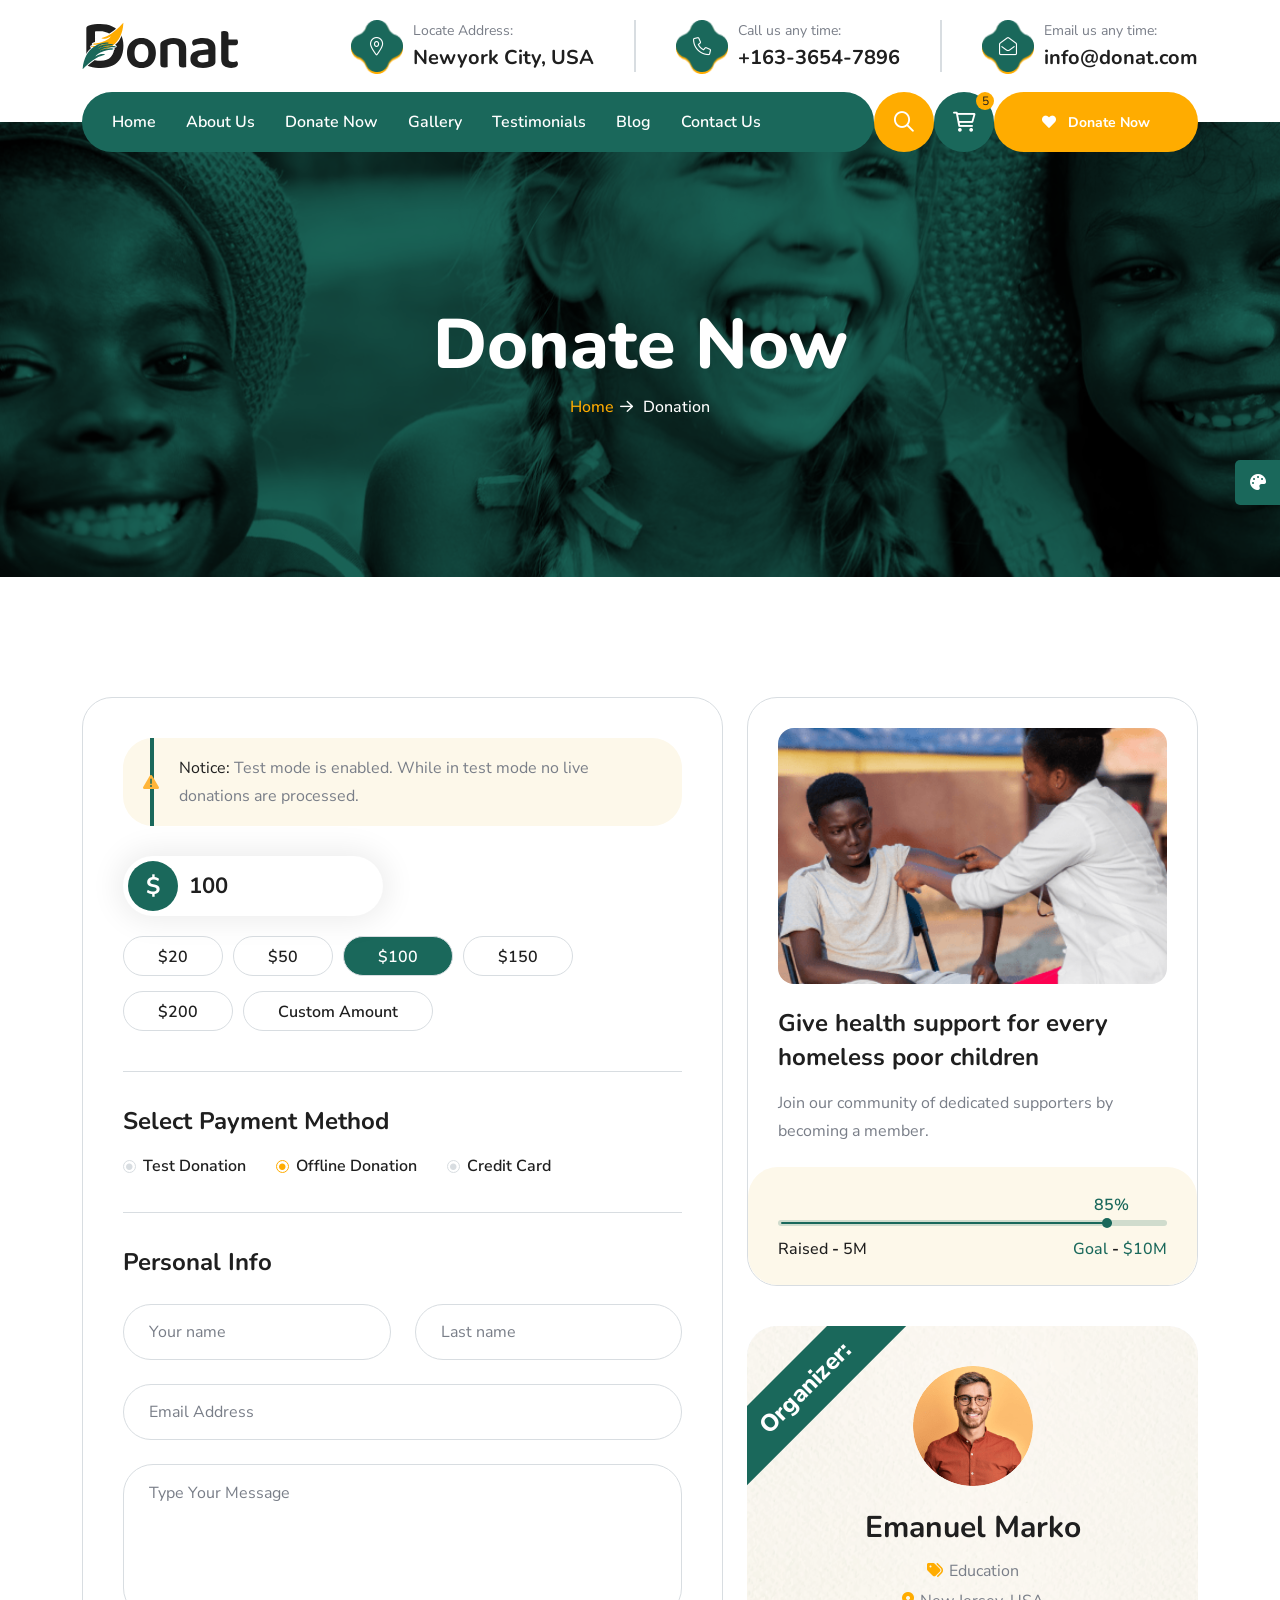
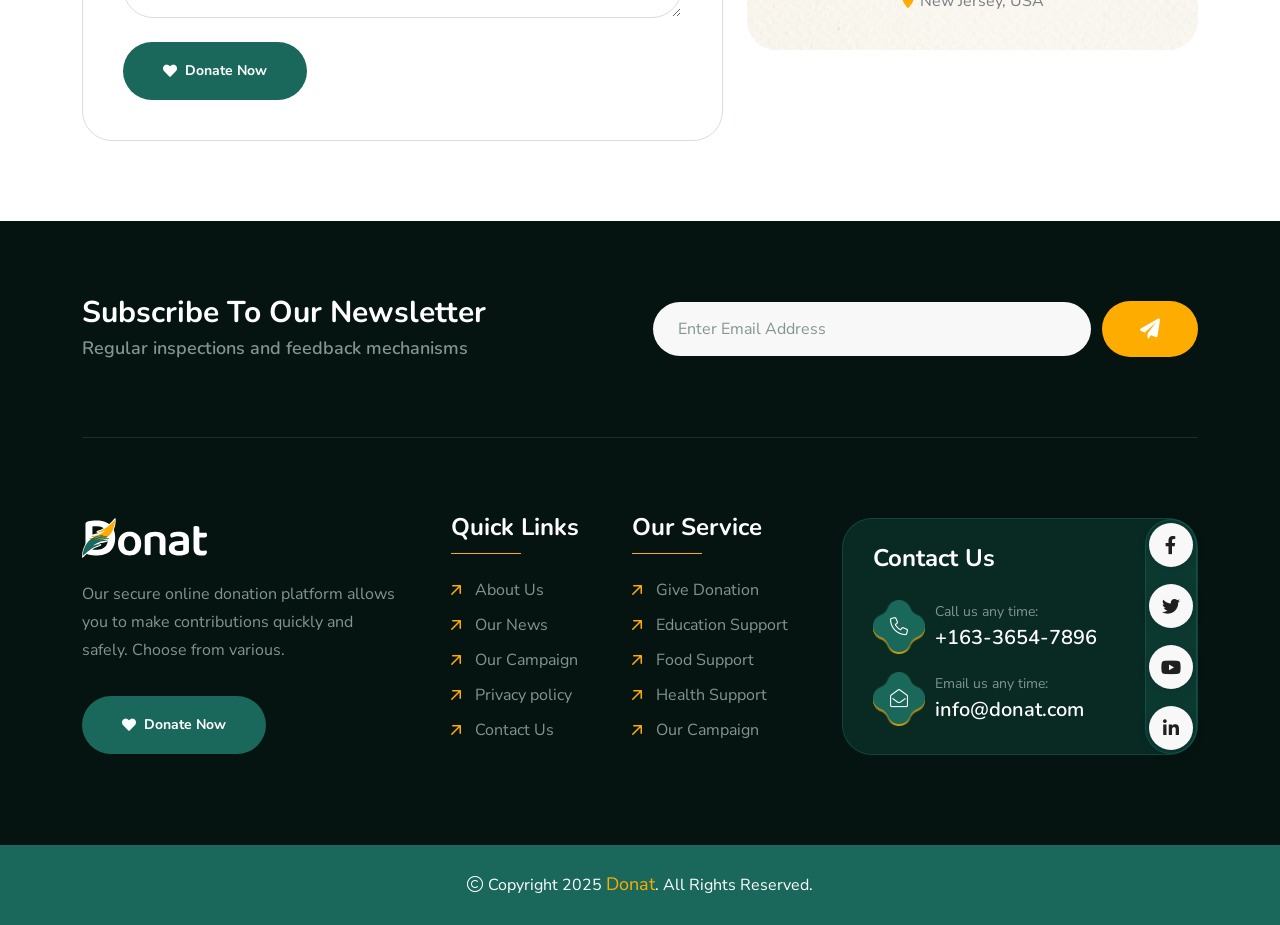
<file: donate-now.html>
<!doctype html>
<html class="no-js" lang="zxx" dir="ltr">

<head>
    <meta charset="utf-8">
    <meta http-equiv="x-ua-compatible" content="ie=edge">
    <title>Donat - Charity & Donation- Donate Now</title>
    <meta name="author" content="Donat">
    <meta name="description" content="Donat - Charity & Donation ">
    <meta name="keywords" content="Donat - Charity & Donation ">
    <meta name="robots" content="INDEX,FOLLOW">

    <!-- Mobile Specific Metas -->
    <meta name="viewport" content="width=device-width, initial-scale=1, shrink-to-fit=no">

    <!-- Favicons - Place favicon.ico in the root directory -->
    <link rel="apple-touch-icon" sizes="57x57" href="assets/img/favicons/apple-icon-57x57.png">
    <link rel="apple-touch-icon" sizes="60x60" href="assets/img/favicons/apple-icon-60x60.png">
    <link rel="apple-touch-icon" sizes="72x72" href="assets/img/favicons/apple-icon-72x72.png">
    <link rel="apple-touch-icon" sizes="76x76" href="assets/img/favicons/apple-icon-76x76.png">
    <link rel="apple-touch-icon" sizes="114x114" href="assets/img/favicons/apple-icon-114x114.png">
    <link rel="apple-touch-icon" sizes="120x120" href="assets/img/favicons/apple-icon-120x120.png">
    <link rel="apple-touch-icon" sizes="144x144" href="assets/img/favicons/apple-icon-144x144.png">
    <link rel="apple-touch-icon" sizes="152x152" href="assets/img/favicons/apple-icon-152x152.png">
    <link rel="apple-touch-icon" sizes="180x180" href="assets/img/favicons/apple-icon-180x180.png">
    <link rel="icon" type="image/png" sizes="192x192" href="assets/img/favicons/android-icon-192x192.png">
    <link rel="icon" type="image/png" sizes="32x32" href="assets/img/favicons/favicon-32x32.png">
    <link rel="icon" type="image/png" sizes="96x96" href="assets/img/favicons/favicon-96x96.png">
    <link rel="icon" type="image/png" sizes="16x16" href="assets/img/favicons/favicon-16x16.png">
    <link rel="manifest" href="assets/img/favicons/manifest.json">
    <meta name="msapplication-TileColor" content="#ffffff">
    <meta name="msapplication-TileImage" content="assets/img/favicons/ms-icon-144x144.png">
    <meta name="theme-color" content="#ffffff">

    <!--==============================
	  Google Fonts
	============================== -->
    <link rel="preconnect" href="https://fonts.googleapis.com/">
    <link rel="preconnect" href="https://fonts.gstatic.com/" crossorigin>
    <link href="https://fonts.googleapis.com/css2?family=Caveat:wght@400..700&amp;family=Nunito+Sans:ital,opsz,wght@0,6..12,200..1000;1,6..12,200..1000&amp;family=Nunito:ital,wght@0,200..1000;1,200..1000&amp;display=swap" rel="stylesheet">

    <!--==============================
	    All CSS File
	============================== -->
    <!-- Bootstrap -->
    <link rel="stylesheet" href="assets/css/bootstrap.min.css">
    <!-- Fontawesome Icon -->
    <link rel="stylesheet" href="assets/css/fontawesome.min.css">
    <!-- Magnific Popup -->
    <link rel="stylesheet" href="assets/css/magnific-popup.min.css">
    <!-- Swiper Js -->
    <link rel="stylesheet" href="assets/css/swiper-bundle.min.css">
    <!-- Theme Custom CSS -->
    <link rel="stylesheet" href="assets/css/style.css">

</head>

<body>

    <!--[if lte IE 9]>
    	<p class="browserupgrade">You are using an <strong>outdated</strong> browser. Please <a href="https://browsehappy.com/">upgrade your browser</a> to improve your experience and security.</p>
  	<![endif]-->


    <!--********************************
   		Code Start From Here 
	******************************** -->

    <!--==============================
     Preloader
  ==============================-->
    <div class="preloader ">
        <button class="th-btn style2 preloaderCls">Cancel Preloader </button>
        <div class="preloader-inner">
            <span class="loader">
                Donat
                <span class="loading-text">Donat</span>
            </span>
        </div>
    </div><!--==============================
    Sidemenu
============================== -->
    <div class="sidemenu-wrapper sidemenu-cart ">
        <div class="sidemenu-content">
            <button class="closeButton sideMenuCls"><i class="far fa-times"></i></button>
            <div class="widget woocommerce widget_shopping_cart">
                <h3 class="widget_title">Shopping cart</h3>
                <div class="widget_shopping_cart_content">
                    <ul class="woocommerce-mini-cart cart_list product_list_widget ">
                        <li class="woocommerce-mini-cart-item mini_cart_item">
                            <a href="#" class="remove remove_from_cart_button"><i class="far fa-times"></i></a>
                            <a href="#"><img src="assets/img/product/product_thumb_1_1.png" alt="Cart Image">Books</a>
                            <span class="quantity">1 ×
                                <span class="woocommerce-Price-amount amount">
                                    <span class="woocommerce-Price-currencySymbol">$</span>940.00</span>
                            </span>
                        </li>
                        <li class="woocommerce-mini-cart-item mini_cart_item">
                            <a href="#" class="remove remove_from_cart_button"><i class="far fa-times"></i></a>
                            <a href="#"><img src="assets/img/product/product_thumb_1_2.png" alt="Cart Image">Medicine</a>
                            <span class="quantity">1 ×
                                <span class="woocommerce-Price-amount amount">
                                    <span class="woocommerce-Price-currencySymbol">$</span>899.00</span>
                            </span>
                        </li>
                        <li class="woocommerce-mini-cart-item mini_cart_item">
                            <a href="#" class="remove remove_from_cart_button"><i class="far fa-times"></i></a>
                            <a href="#"><img src="assets/img/product/product_thumb_1_3.png" alt="Cart Image">Dress</a>
                            <span class="quantity">1 ×
                                <span class="woocommerce-Price-amount amount">
                                    <span class="woocommerce-Price-currencySymbol">$</span>756.00</span>
                            </span>
                        </li>
                        <li class="woocommerce-mini-cart-item mini_cart_item">
                            <a href="#" class="remove remove_from_cart_button"><i class="far fa-times"></i></a>
                            <a href="#"><img src="assets/img/product/product_thumb_1_4.png" alt="Cart Image">Chair</a>
                            <span class="quantity">1 ×
                                <span class="woocommerce-Price-amount amount">
                                    <span class="woocommerce-Price-currencySymbol">$</span>723.00</span>
                            </span>
                        </li>
                        <li class="woocommerce-mini-cart-item mini_cart_item">
                            <a href="#" class="remove remove_from_cart_button"><i class="far fa-times"></i></a>
                            <a href="#"><img src="assets/img/product/product_thumb_1_5.png" alt="Cart Image">Cloths</a>
                            <span class="quantity">1 ×
                                <span class="woocommerce-Price-amount amount">
                                    <span class="woocommerce-Price-currencySymbol">$</span>1080.00</span>
                            </span>
                        </li>
                    </ul>
                    <p class="woocommerce-mini-cart__total total">
                        <strong>Subtotal:</strong>
                        <span class="woocommerce-Price-amount amount">
                            <span class="woocommerce-Price-currencySymbol">$</span>4398.00</span>
                    </p>
                    <p class="woocommerce-mini-cart__buttons buttons">
                        <a href="cart.html" class="th-btn wc-forward">View cart</a>
                        <a href="checkout.html" class="th-btn checkout wc-forward">Checkout</a>
                    </p>
                </div>
            </div>
        </div>
    </div>
    <div class="popup-search-box d-none d-lg-block">
        <button class="searchClose"><i class="far fa-times"></i></button>
        <form action="#">
            <input type="text" placeholder="What are you looking for?">
            <button type="submit"><i class="fal fa-search"></i></button>
        </form>
    </div><!--==============================
    Mobile Menu
  ============================== -->
     <div class="th-menu-wrapper">
        <div class="th-menu-area text-center">
            <button class="th-menu-toggle"><i class="fal fa-times"></i></button>
            <div class="mobile-logo">
                <a href="index.html"><img src="assets/img/logo.svg" alt="Donat"></a>
            </div>
            <div class="th-mobile-menu">
                <ul>
                    <li class="">
                        <a href="index.html">Home</a>  
                    </li>
                    <li>
                        <a href="about.html">About Us</a>
                    </li>
                   
                    <li>
                        <a href="donate-now.html">Donate Now</a>
                    </li>
                        
                     <li>
                        <a href="gallery.html">Gallery</a>
                    </li>

                    <li>
                        <a href="testimonial.html">Testimonials</a>
                    </li>

                     <li>
                        <a href="blog.html">Blog </a>
                    </li>
                     
                    <li>
                        <a href="contact.html">Contact Us</a>
                    </li>
                </ul>
            </div>
        </div>
    </div>
    <div class="color-scheme-wrap active">
        <button class="switchIcon"><i class="fa-solid fa-palette"></i></button>
        <h3 class="color-scheme-wrap-title text-center">Color Switcher</h3>
        <h4 class="color-scheme-wrap-subtitle text-center">Theme Color</h4>
        <div class="color-switch-btns">
            <button data-color="#1A685B"><i class="fa-solid fa-droplet"></i></button>
            <button data-color="#f34e3a"><i class="fa-solid fa-droplet"></i></button>
            <button data-color="#FF4857"><i class="fa-solid fa-droplet"></i></button>
            <button data-color="#3843C1"><i class="fa-solid fa-droplet"></i></button>
            <button data-color="#FF7E02"><i class="fa-solid fa-droplet"></i></button>
        </div>
        <h4 class="color-scheme-wrap-subtitle mt-20 text-center">Secondary Color</h4>
        <div class="secondary-color-switch-btns">
            <button data-secondary-color="#FFAC00"><i class="fa-solid fa-droplet"></i></button>
            <button data-secondary-color="#F41E1E"><i class="fa-solid fa-droplet"></i></button>
            <button data-secondary-color="#f34e3a"><i class="fa-solid fa-droplet"></i></button>
            <button data-secondary-color="#FF4857"><i class="fa-solid fa-droplet"></i></button>
            <button data-secondary-color="#3843C1"><i class="fa-solid fa-droplet"></i></button>
        </div>
    </div><!--==============================
	Header Area
==============================-->
    <header class="th-header header-default">
        <div class="menu-top">
            <div class="container">
                <div class="row justify-content-center justify-content-lg-between align-items-center gy-2">
                    <div class="col-auto d-none d-lg-block">
                        <div class="header-logo">
                            <a href="index.html"><img src="assets/img/logo.svg" alt="Donat"></a>
                        </div>
                    </div>
                    <div class="col-auto d-none d-md-block">
                        <div class="info-card-wrap">
                            <div class="info-card">
                                <div class="box-icon">
                                    <i class="fal fa-map-marker-alt"></i>
                                    <div class="bg-shape1" data-mask-src="assets/img/shape/info_card_icon_bg_shape_1_1.png"></div>
                                    <div class="bg-shape2" data-mask-src="assets/img/shape/info_card_icon_bg_shape_1_1.png"></div>
                                </div>
                                <div class="box-content">
                                    <p class="box-text">Locate Address:</p>
                                    <h4 class="box-title"><a href="https://www.google.com/maps">Newyork City, USA</a></h4>
                                </div>
                            </div>
                            <div class="info-card">
                                <div class="box-icon">
                                    <i class="fal fa-phone"></i>
                                    <div class="bg-shape1" data-mask-src="assets/img/shape/info_card_icon_bg_shape_1_1.png"></div>
                                    <div class="bg-shape2" data-mask-src="assets/img/shape/info_card_icon_bg_shape_1_1.png"></div>
                                </div>
                                <div class="box-content">
                                    <p class="box-text">Call us any time:</p>
                                    <h4 class="box-title"><a href="tel:16336547896">+163-3654-7896</a></h4>
                                </div>
                            </div>
                            <div class="info-card">
                                <div class="box-icon">
                                    <i class="fal fa-envelope-open"></i>
                                    <div class="bg-shape1" data-mask-src="assets/img/shape/info_card_icon_bg_shape_1_1.png"></div>
                                    <div class="bg-shape2" data-mask-src="assets/img/shape/info_card_icon_bg_shape_1_1.png"></div>
                                </div>
                                <div class="box-content">
                                    <p class="box-text">Email us any time:</p>
                                    <h4 class="box-title"><a href="mailto:info@donat.com">info@donat.com</a></h4>
                                </div>
                            </div>
                        </div>
                    </div>
                    <div class="col-auto header-social-col">
                        <div class="th-social">
                            <a href="https://www.facebook.com/"><i class="fab fa-facebook-f"></i></a>
                            <a href="https://www.twitter.com/"><i class="fab fa-twitter"></i></a>
                            <a href="https://www.youtube.com/"><i class="fab fa-youtube"></i></a>
                            <a href="https://www.linkedin.com/"><i class="fab fa-linkedin-in"></i></a>
                        </div>
                    </div>
                </div>
            </div>
        </div>
        <div class="sticky-wrapper">
            <!-- Main Menu Area -->
            <div class="container">
                <div class="menu-area">
                    <div class="menu-area-wrap">
                        <div class="col-auto d-inline-block d-lg-none">
                            <div class="header-logo">
                                <a href="index.html"><img src="assets/img/logo-white.svg" alt="Donat"></a>
                            </div>
                        </div>
                        <nav class="main-menu d-none d-lg-block">
                            <ul>
                                <li class="">
                        <a href="index.html">Home</a>  
                    </li>
                    <li>
                        <a href="about.html">About Us</a>
                    </li>
                   
                    <li>
                        <a href="donate-now.html">Donate Now</a>
                    </li>
                        
                     <li>
                        <a href="gallery.html">Gallery</a>
                    </li>

                    <li>
                        <a href="testimonial.html">Testimonials</a>
                    </li>

                     <li>
                        <a href="blog.html">Blog </a>
                    </li>
                     
                    <li>
                        <a href="contact.html">Contact Us</a>
                    </li>
                            </ul>
                        </nav>
                        <p class="header-notice"><img class="me-1" src="assets/img/icon/heart-icon.svg" alt="img">Are you ready to help them? Let’s become a volunteers...</p>
                    </div>
                    <div class="header-button">
                        <button type="button" class="icon-btn style2 searchBoxToggler d-lg-block d-none"><i class="far fa-search"></i></button>
                        <button type="button" class="icon-btn sideMenuToggler">
                            <span class="badge">5</span>
                            <i class="fa-regular fa-cart-shopping"></i>
                        </button>
                        <a href="contact.html" class="th-btn style3 d-lg-block d-none"><i class="fas fa-heart me-2"></i> Donate Now</a>
                        <button type="button" class="icon-btn th-menu-toggle d-lg-none"><i class="far fa-bars"></i></button>
                    </div>
                </div>
            </div>
        </div>
    </header>


    <!--==============================
    Breadcumb
============================== -->
    <div class="breadcumb-wrapper " data-bg-src="assets/img/bg/breadcumb-bg.jpg" data-overlay="theme">
        <div class="container">
            <div class="breadcumb-content">
                <h1 class="breadcumb-title">Donate Now</h1>
                <ul class="breadcumb-menu">
                    <li><a href="index.html">Home</a></li>
                    <li>Donation</li>
                </ul>
            </div>
        </div>
    </div><!--==============================
    Blog Area
==============================-->
    <section class="donation-details space-top space-extra2-bottom">
        <div class="container">
            <div class="row gx-40">
                <div class="col-xxl-8 col-lg-7">
                    <div class="donation-form-v1">
                        <p class="donation-form-notice"><i class="fa-solid fa-triangle-exclamation"></i><span class="text-title">Notice:</span> Test mode is enabled. While in test mode no live donations are processed.</p>
                        <form action="https://html.themehour.net/donat/demo/mail.php" method="POST" class="contact-form ajax-contact">
                            <div class="form-group donate-input">
                                <input type="text" value="100" required class="donate_amount">
                                <span class="icon">
                                    $
                                </span>
                            </div>
                            <ul class="donate-amount-button-list list-unstyled">
                                <li class="donate-amount-button" data-amount="20">
                                    $20
                                </li>

                                <li class="donate-amount-button" data-amount="50">
                                    $50
                                </li>

                                <li class="donate-amount-button active" data-amount="100">
                                    $100
                                </li>

                                <li class="donate-amount-button" data-amount="150">
                                    $150
                                </li>

                                <li class="donate-amount-button" data-amount="200">
                                    $200
                                </li>
                                <li class="donate-amount-button" data-amount="Custom Amount">
                                    Custom Amount
                                </li>
                            </ul>

                            <h5 class="title">Select Payment Method</h5>
                            <ul class="donate-payment-method list-unstyled">
                                <li>
                                    <input type="radio" id="test_donation" name="donate_method" class="donate_method">
                                    <label for="test_donation">Test Donation</label>
                                </li>
                                <li>
                                    <input type="radio" id="offline_donation" name="donate_method" class="donate_method" checked="checked">
                                    <label for="offline_donation">Offline Donation</label>
                                </li>
                                <li>
                                    <input type="radio" id="credit_card" name="donate_method" class="donate_method">
                                    <label for="credit_card">Credit Card</label>
                                </li>
                            </ul>
                            <h5 class="title mb-25">Personal Info</h5>
                            <div class="row">
                                <div class="form-group style-border col-md-6">
                                    <input type="text" class="form-control" name="name" id="name" placeholder="Your name">
                                </div>
                                <div class="form-group style-border col-md-6">
                                    <input type="text" class="form-control" name="lastname" id="lastname" placeholder="Last name">
                                </div>
                                <div class="form-group style-border col-md-12">
                                    <input type="email" class="form-control" name="email" id="email" placeholder="Email Address">
                                </div>
                                <div class="form-group style-border col-12">
                                    <textarea name="message" id="message" cols="30" rows="3" class="form-control" placeholder="Type Your Message"></textarea>
                                </div>
                                <div class="form-btn col-12">
                                    <button class="th-btn"><i class="fas fa-heart me-2"></i> Donate Now</button>
                                </div>
                            </div>
                            <p class="form-messages mb-0 mt-3"></p>
                        </form>
                    </div>
                </div>
                <div class="col-xxl-4 col-lg-5">
                    <aside class="sidebar-area donation-sidebar">
                        <div class="widget  ">
                            <div class="widget-donation-card">
                                <div class="box-content">
                                    <div class="box-thumb">
                                        <a href="blog-details.html"><img src="assets/img/widget/widget-donation_card1_1.jpg" alt="Blog Image"></a>
                                    </div>
                                    <h4 class="box-title"><a class="text-inherit" href="blog-details.html">Give health support for every
                                            homeless poor children</a></h4>
                                    <p class="box-text">Join our community of dedicated supporters by
                                        becoming a member.</p>
                                </div>
                                <div class="donation-progress-wrap">
                                    <div class="media-left">
                                        <div class="progress">
                                            <div class="progress-bar" style="width: 85%;">
                                                <div class="progress-value">85%</div>
                                            </div>
                                        </div>
                                        <div class="donation-progress-content">
                                            <span class="donation-card_raise text-title">Raised<span class="ms-1 me-1">-</span>5M</span>
                                            <span class="donation-card_goal text-theme">Goal<span class="ms-1 me-1">-</span>$10M</span>
                                        </div>
                                    </div>
                                </div>
                            </div>
                        </div>
                        <div class="widget  " data-bg-src="assets/img/bg/gray-bg2.png" data-overlay="gray" data-opacity="5">
                            <div class="author-widget-wrap">
                                <div class="author-tag">Organizer:</div>
                                <div class="avater">
                                    <img src="assets/img/blog/blog-author.jpg" alt="avater">
                                </div>
                                <div class="author-info">
                                    <h4 class="name"><a class="text-inherit" href="blog.html">Emanuel Marko</a></h4>
                                    <span class="meta">
                                        <a href="blog.html"><i class="fas fa-tags"></i>Education</a>
                                    </span>
                                    <span class="meta">
                                        <a href="blog.html"><i class="fas fa-map-marker-alt"></i>New Jersey, USA</a>
                                    </span>
                                </div>
                            </div>
                        </div>
                    </aside>
                </div>
            </div>
        </div>
    </section>
    <!--==============================
	Footer Area
==============================-->
    <footer class="footer-wrapper footer-default" data-bg-src="assets/img/bg/footer-default-bg-mask.png">
        <div class="footer-bg-shape2 shape-mockup jump" data-top="20%" data-right="0">
            <img src="assets/img/shape/footer-bg-shape3.png" alt="img">
        </div>
        <div class="footer-bg-shape3 shape-mockup d-none" data-bottom="0" data-right="0">
            <img src="assets/img/shape/footer-bg-shape2.png" alt="img">
        </div>
        <div class="footer-top">
            <div class="container">
                <div class="subscribe-box">
                    <div class="row gy-40 align-items-center justify-content-center">
                        <div class="col-xl-6">
                            <h4 class="subscribe-box_title">Subscribe to Our Newsletter</h4>
                            <p class="subscribe-box_text">Regular inspections and feedback mechanisms</p>
                        </div>
                        <div class="col-xl-6 col-lg-8">
                            <form class="newsletter-form">
                                <div class="form-group">
                                    <input class="form-control" type="email" placeholder="Enter Email Address" required="">
                                </div>
                                <button type="submit" class="th-btn style3"><i class="fas fa-paper-plane"></i></button>
                            </form>
                        </div>
                    </div>
                </div>
            </div>
        </div>
        <div class="widget-area">
            <div class="container">
                <div class="row justify-content-between">
                    <div class="col-md-6 col-xl-auto">
                        <div class="widget footer-widget">
                            <div class="th-widget-about">
                                <div class="about-logo">
                                    <a href="index.html"><img src="assets/img/logo-white.svg" alt="Donat"></a>
                                </div>
                                <p class="about-text"> Our secure online donation platform allows you to make contributions quickly and safely. Choose from various.</p>
                                <a href="contact.html" class="th-btn"><i class="fas fa-heart me-2"></i> Donate Now</a>
                            </div>
                        </div>
                    </div>
                    <div class="col-sm-6 col-xl-auto">
                        <div class="widget widget_nav_menu footer-widget">
                            <h3 class="widget_title">Quick Links</h3>
                            <div class="menu-all-pages-container">
                                <ul class="menu">
                                    <li><a href="about.html">About Us</a></li>
                                    <li><a href="blog.html">Our News</a></li>
                                    <li><a href="about.html">Our Campaign</a></li>
                                    <li><a href="contact.html">Privacy policy</a></li>
                                    <li><a href="contact.html">Contact Us</a></li>
                                </ul>
                            </div>
                        </div>
                    </div>
                    <div class="col-sm-6 col-xl-auto">
                        <div class="widget widget_nav_menu footer-widget">
                            <h3 class="widget_title">Our Service</h3>
                            <div class="menu-all-pages-container">
                                <ul class="menu">
                                    <li><a href="donate-now.html">Give Donation</a></li>
                                    <li><a href="faq.html">Education Support</a></li>
                                    <li><a href="faq.html">Food Support</a></li>
                                    <li><a href="faq.html">Health Support</a></li>
                                    <li><a href="gallery.html">Our Campaign </a></li>
                                </ul>
                            </div>
                        </div>
                    </div>
                    <div class="col-md-6 col-xl-auto">
                        <div class="widget footer-widget">
                            <div class="th-widget-contact">
                                <h3 class="widget_title">Contact Us</h3>
                                <div class="info-card">
                                    <div class="box-icon">
                                        <i class="fal fa-phone"></i>
                                        <div class="bg-shape1" data-mask-src="assets/img/shape/info_card_icon_bg_shape_1_1.png"></div>
                                        <div class="bg-shape2" data-mask-src="assets/img/shape/info_card_icon_bg_shape_1_1.png"></div>
                                    </div>
                                    <div class="box-content">
                                        <p class="box-text">Call us any time:</p>
                                        <h4 class="box-title"><a href="tel:16336547896">+163-3654-7896</a></h4>
                                    </div>
                                </div>
                                <div class="info-card">
                                    <div class="box-icon">
                                        <i class="fal fa-envelope-open"></i>
                                        <div class="bg-shape1" data-mask-src="assets/img/shape/info_card_icon_bg_shape_1_1.png"></div>
                                        <div class="bg-shape2" data-mask-src="assets/img/shape/info_card_icon_bg_shape_1_1.png"></div>
                                    </div>
                                    <div class="box-content">
                                        <p class="box-text">Email us any time:</p>
                                        <h4 class="box-title"><a href="mailto:info@donat.com">info@donat.com</a></h4>
                                    </div>
                                </div>
                                <div class="th-social style2">
                                    <a href="https://www.facebook.com/"><i class="fab fa-facebook-f"></i></a>
                                    <a href="https://www.twitter.com/"><i class="fab fa-twitter"></i></a>
                                    <a href="https://www.youtube.com/"><i class="fab fa-youtube"></i></a>
                                    <a href="https://www.linkedin.com/"><i class="fab fa-linkedin-in"></i></a>
                                </div>
                            </div>
                        </div>
                    </div>
                </div>
            </div>
        </div>
        <div class="copyright-wrap">
            <div class="container">
                <div class="row justify-content-center gy-3 align-items-center">
                    <div class="col-lg-12">
                        <p class="copyright-text text-center">
                            <i class="fal fa-copyright"></i> Copyright 2025 <a href="index.html">Donat</a>. All Rights Reserved.
                        </p>
                    </div>
                </div>
            </div>
        </div>
    </footer>

    <!--********************************
			Code End  Here 
	******************************** -->

    <!-- Scroll To Top -->
    <div class="scroll-top">
        <svg class="progress-circle svg-content" width="100%" height="100%" viewBox="-1 -1 102 102">
            <path d="M50,1 a49,49 0 0,1 0,98 a49,49 0 0,1 0,-98" style="transition: stroke-dashoffset 10ms linear 0s; stroke-dasharray: 307.919, 307.919; stroke-dashoffset: 307.919;"></path>
        </svg>
    </div>

    <!--==============================
    All Js File
============================== -->
    <!-- Jquery -->
    <script src="assets/js/vendor/jquery-3.7.1.min.js"></script>
    <!-- Swiper Js -->
    <script src="assets/js/swiper-bundle.min.js"></script>
    <!-- Bootstrap -->
    <script src="assets/js/bootstrap.min.js"></script>
    <!-- Magnific Popup -->
    <script src="assets/js/jquery.magnific-popup.min.js"></script>
    <!-- Counter Up -->
    <script src="assets/js/jquery.counterup.min.js"></script>
    <!-- Range Slider -->
    <script src="assets/js/jquery-ui.min.js"></script>
    <!-- Isotope Filter -->
    <script src="assets/js/imagesloaded.pkgd.min.js"></script>
    <script src="assets/js/isotope.pkgd.min.js"></script>

    <!-- Main Js File -->
    <script src="assets/js/main.js"></script>
</body>

</html>
</file>
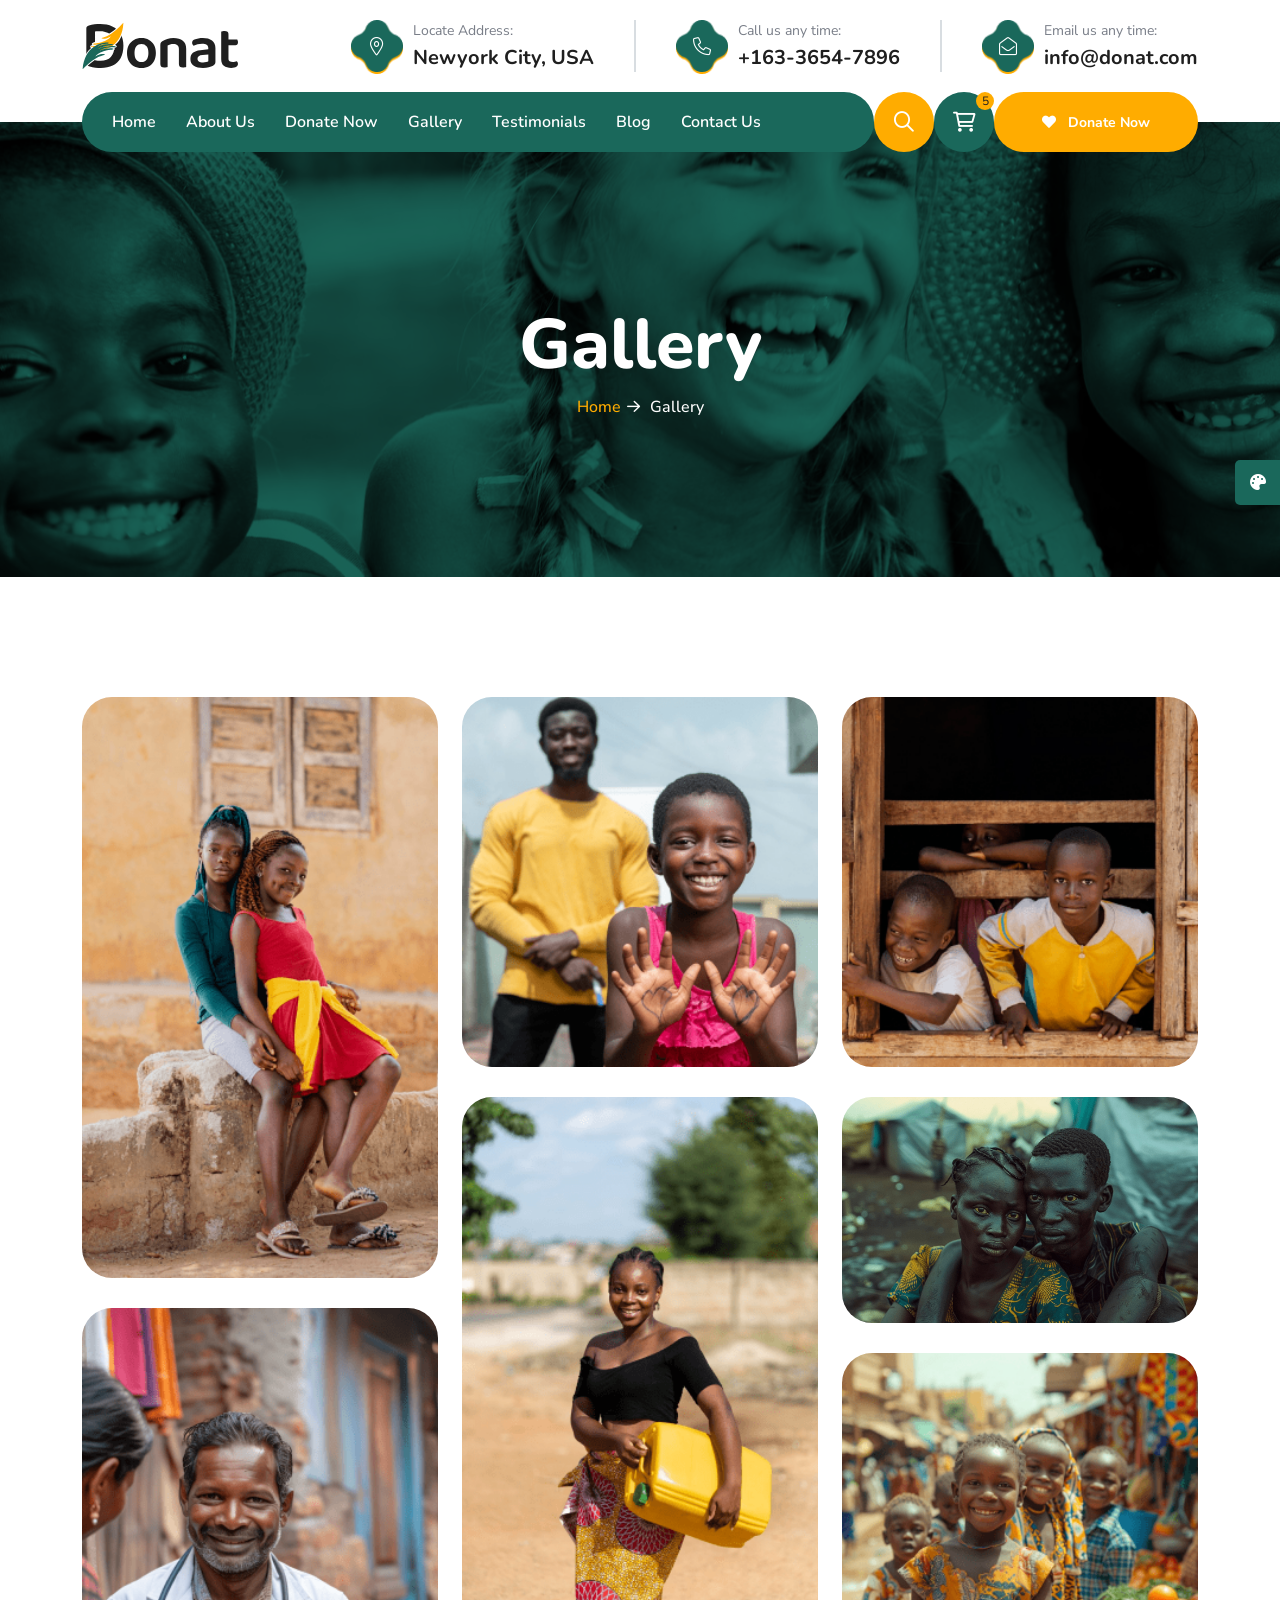
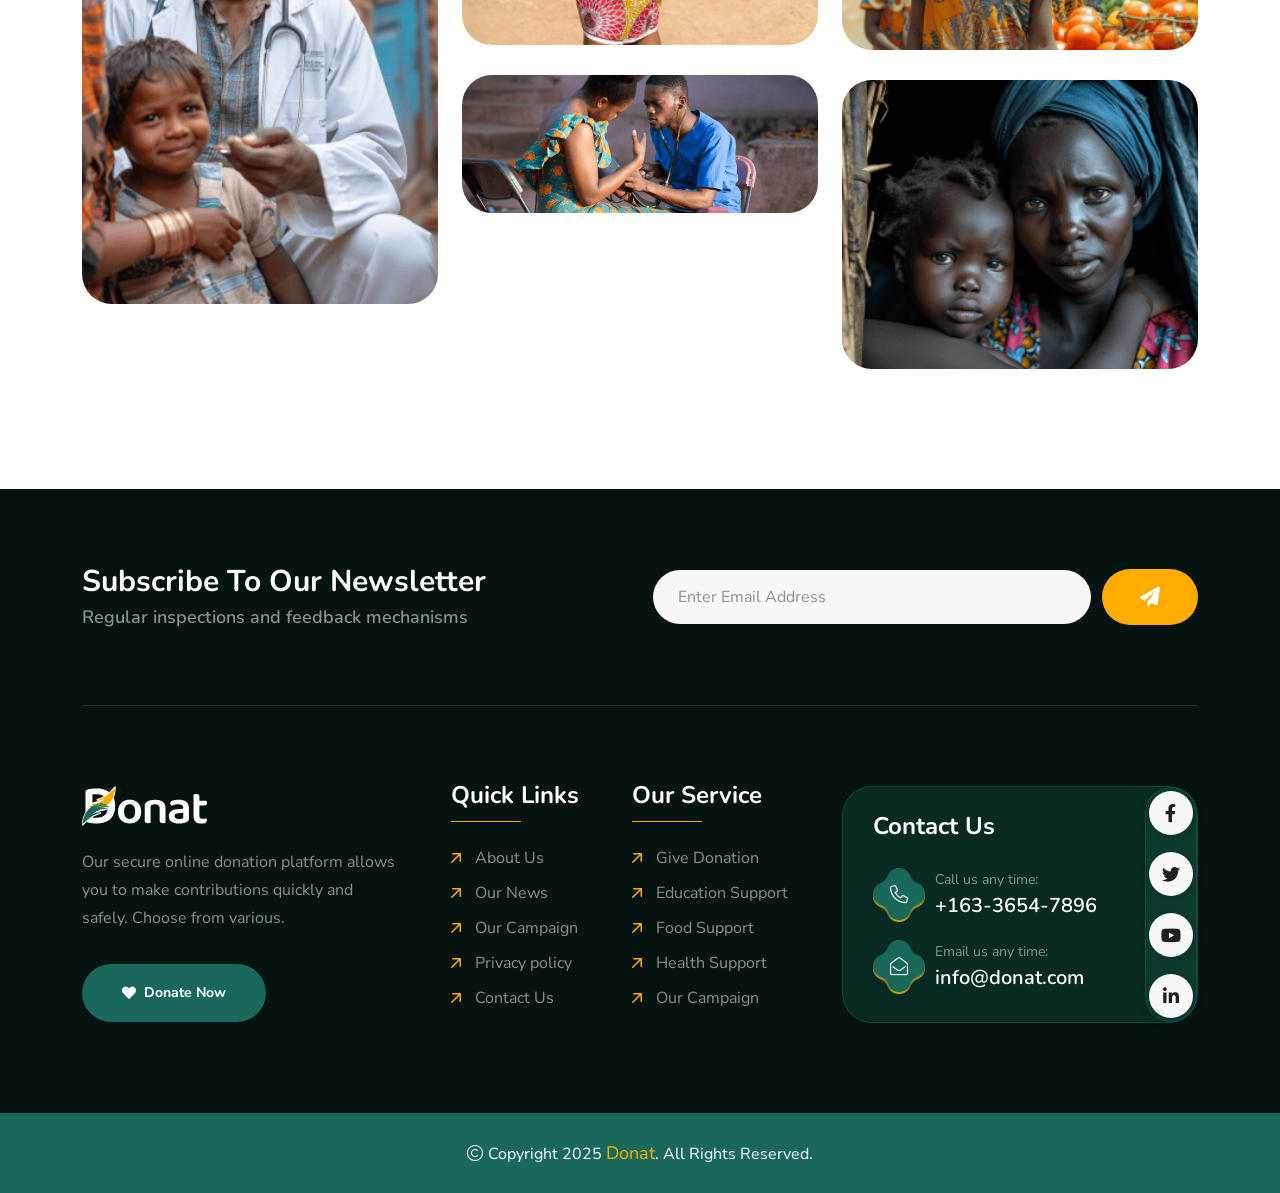
<file: gallery.html>
<!doctype html>
<html class="no-js" lang="zxx" dir="ltr">

<head>
    <meta charset="utf-8">
    <meta http-equiv="x-ua-compatible" content="ie=edge">
    <title>Donat - Charity & Donation - Gallery</title>
    <meta name="author" content="Donat">
    <meta name="description" content="Donat - Charity & Donation">
    <meta name="keywords" content="Donat - Charity & Donation ">
    <meta name="robots" content="INDEX,FOLLOW">

    <!-- Mobile Specific Metas -->
    <meta name="viewport" content="width=device-width, initial-scale=1, shrink-to-fit=no">

    <!-- Favicons - Place favicon.ico in the root directory -->
    <link rel="apple-touch-icon" sizes="57x57" href="assets/img/favicons/apple-icon-57x57.png">
    <link rel="apple-touch-icon" sizes="60x60" href="assets/img/favicons/apple-icon-60x60.png">
    <link rel="apple-touch-icon" sizes="72x72" href="assets/img/favicons/apple-icon-72x72.png">
    <link rel="apple-touch-icon" sizes="76x76" href="assets/img/favicons/apple-icon-76x76.png">
    <link rel="apple-touch-icon" sizes="114x114" href="assets/img/favicons/apple-icon-114x114.png">
    <link rel="apple-touch-icon" sizes="120x120" href="assets/img/favicons/apple-icon-120x120.png">
    <link rel="apple-touch-icon" sizes="144x144" href="assets/img/favicons/apple-icon-144x144.png">
    <link rel="apple-touch-icon" sizes="152x152" href="assets/img/favicons/apple-icon-152x152.png">
    <link rel="apple-touch-icon" sizes="180x180" href="assets/img/favicons/apple-icon-180x180.png">
    <link rel="icon" type="image/png" sizes="192x192" href="assets/img/favicons/android-icon-192x192.png">
    <link rel="icon" type="image/png" sizes="32x32" href="assets/img/favicons/favicon-32x32.png">
    <link rel="icon" type="image/png" sizes="96x96" href="assets/img/favicons/favicon-96x96.png">
    <link rel="icon" type="image/png" sizes="16x16" href="assets/img/favicons/favicon-16x16.png">
    <link rel="manifest" href="assets/img/favicons/manifest.json">
    <meta name="msapplication-TileColor" content="#ffffff">
    <meta name="msapplication-TileImage" content="assets/img/favicons/ms-icon-144x144.png">
    <meta name="theme-color" content="#ffffff">

    <!--==============================
	  Google Fonts
	============================== -->
    <link rel="preconnect" href="https://fonts.googleapis.com/">
    <link rel="preconnect" href="https://fonts.gstatic.com/" crossorigin>
    <link href="https://fonts.googleapis.com/css2?family=Caveat:wght@400..700&amp;family=Nunito+Sans:ital,opsz,wght@0,6..12,200..1000;1,6..12,200..1000&amp;family=Nunito:ital,wght@0,200..1000;1,200..1000&amp;display=swap" rel="stylesheet">

    <!--==============================
	    All CSS File
	============================== -->
    <!-- Bootstrap -->
    <link rel="stylesheet" href="assets/css/bootstrap.min.css">
    <!-- Fontawesome Icon -->
    <link rel="stylesheet" href="assets/css/fontawesome.min.css">
    <!-- Magnific Popup -->
    <link rel="stylesheet" href="assets/css/magnific-popup.min.css">
    <!-- Swiper Js -->
    <link rel="stylesheet" href="assets/css/swiper-bundle.min.css">
    <!-- Theme Custom CSS -->
    <link rel="stylesheet" href="assets/css/style.css">

</head>

<body>

    <!--[if lte IE 9]>
    	<p class="browserupgrade">You are using an <strong>outdated</strong> browser. Please <a href="https://browsehappy.com/">upgrade your browser</a> to improve your experience and security.</p>
  	<![endif]-->


    <!--********************************
   		Code Start From Here 
	******************************** -->

    <!--==============================
     Preloader
  ==============================-->
    <div class="preloader ">
        <button class="th-btn style2 preloaderCls">Cancel Preloader </button>
        <div class="preloader-inner">
            <span class="loader">
                Donat
                <span class="loading-text">Donat</span>
            </span>
        </div>
    </div><!--==============================
    Sidemenu
============================== -->
    <div class="sidemenu-wrapper sidemenu-cart ">
        <div class="sidemenu-content">
            <button class="closeButton sideMenuCls"><i class="far fa-times"></i></button>
            <div class="widget woocommerce widget_shopping_cart">
                <h3 class="widget_title">Shopping cart</h3>
                <div class="widget_shopping_cart_content">
                    <ul class="woocommerce-mini-cart cart_list product_list_widget ">
                        <li class="woocommerce-mini-cart-item mini_cart_item">
                            <a href="#" class="remove remove_from_cart_button"><i class="far fa-times"></i></a>
                            <a href="#"><img src="assets/img/product/product_thumb_1_1.png" alt="Cart Image">Books</a>
                            <span class="quantity">1 ×
                                <span class="woocommerce-Price-amount amount">
                                    <span class="woocommerce-Price-currencySymbol">$</span>940.00</span>
                            </span>
                        </li>
                        <li class="woocommerce-mini-cart-item mini_cart_item">
                            <a href="#" class="remove remove_from_cart_button"><i class="far fa-times"></i></a>
                            <a href="#"><img src="assets/img/product/product_thumb_1_2.png" alt="Cart Image">Medicine</a>
                            <span class="quantity">1 ×
                                <span class="woocommerce-Price-amount amount">
                                    <span class="woocommerce-Price-currencySymbol">$</span>899.00</span>
                            </span>
                        </li>
                        <li class="woocommerce-mini-cart-item mini_cart_item">
                            <a href="#" class="remove remove_from_cart_button"><i class="far fa-times"></i></a>
                            <a href="#"><img src="assets/img/product/product_thumb_1_3.png" alt="Cart Image">Dress</a>
                            <span class="quantity">1 ×
                                <span class="woocommerce-Price-amount amount">
                                    <span class="woocommerce-Price-currencySymbol">$</span>756.00</span>
                            </span>
                        </li>
                        <li class="woocommerce-mini-cart-item mini_cart_item">
                            <a href="#" class="remove remove_from_cart_button"><i class="far fa-times"></i></a>
                            <a href="#"><img src="assets/img/product/product_thumb_1_4.png" alt="Cart Image">Chair</a>
                            <span class="quantity">1 ×
                                <span class="woocommerce-Price-amount amount">
                                    <span class="woocommerce-Price-currencySymbol">$</span>723.00</span>
                            </span>
                        </li>
                        <li class="woocommerce-mini-cart-item mini_cart_item">
                            <a href="#" class="remove remove_from_cart_button"><i class="far fa-times"></i></a>
                            <a href="#"><img src="assets/img/product/product_thumb_1_5.png" alt="Cart Image">Cloths</a>
                            <span class="quantity">1 ×
                                <span class="woocommerce-Price-amount amount">
                                    <span class="woocommerce-Price-currencySymbol">$</span>1080.00</span>
                            </span>
                        </li>
                    </ul>
                    <p class="woocommerce-mini-cart__total total">
                        <strong>Subtotal:</strong>
                        <span class="woocommerce-Price-amount amount">
                            <span class="woocommerce-Price-currencySymbol">$</span>4398.00</span>
                    </p>
                    <p class="woocommerce-mini-cart__buttons buttons">
                        <a href="cart.html" class="th-btn wc-forward">View cart</a>
                        <a href="checkout.html" class="th-btn checkout wc-forward">Checkout</a>
                    </p>
                </div>
            </div>
        </div>
    </div>
    <div class="popup-search-box d-none d-lg-block">
        <button class="searchClose"><i class="far fa-times"></i></button>
        <form action="#">
            <input type="text" placeholder="What are you looking for?">
            <button type="submit"><i class="fal fa-search"></i></button>
        </form>
    </div><!--==============================
    Mobile Menu
  ============================== -->
     <div class="th-menu-wrapper">
        <div class="th-menu-area text-center">
            <button class="th-menu-toggle"><i class="fal fa-times"></i></button>
            <div class="mobile-logo">
                <a href="index.html"><img src="assets/img/logo.svg" alt="Donat"></a>
            </div>
            <div class="th-mobile-menu">
                <ul>
                    <li class="">
                        <a href="index.html">Home</a>  
                    </li>
                    <li>
                        <a href="about.html">About Us</a>
                    </li>
                   
                    <li>
                        <a href="donate-now.html">Donate Now</a>
                    </li>
                        
                     <li>
                        <a href="gallery.html">Gallery</a>
                    </li>

                    <li>
                        <a href="testimonial.html">Testimonials</a>
                    </li>

                     <li>
                        <a href="blog.html">Blog </a>
                    </li>
                     
                    <li>
                        <a href="contact.html">Contact Us</a>
                    </li>
                </ul>
            </div>
        </div>
    </div>
    <div class="color-scheme-wrap active">
        <button class="switchIcon"><i class="fa-solid fa-palette"></i></button>
        <h3 class="color-scheme-wrap-title text-center">Color Switcher</h3>
        <h4 class="color-scheme-wrap-subtitle text-center">Theme Color</h4>
        <div class="color-switch-btns">
            <button data-color="#1A685B"><i class="fa-solid fa-droplet"></i></button>
            <button data-color="#f34e3a"><i class="fa-solid fa-droplet"></i></button>
            <button data-color="#FF4857"><i class="fa-solid fa-droplet"></i></button>
            <button data-color="#3843C1"><i class="fa-solid fa-droplet"></i></button>
            <button data-color="#FF7E02"><i class="fa-solid fa-droplet"></i></button>
        </div>
        <h4 class="color-scheme-wrap-subtitle mt-20 text-center">Secondary Color</h4>
        <div class="secondary-color-switch-btns">
            <button data-secondary-color="#FFAC00"><i class="fa-solid fa-droplet"></i></button>
            <button data-secondary-color="#F41E1E"><i class="fa-solid fa-droplet"></i></button>
            <button data-secondary-color="#f34e3a"><i class="fa-solid fa-droplet"></i></button>
            <button data-secondary-color="#FF4857"><i class="fa-solid fa-droplet"></i></button>
            <button data-secondary-color="#3843C1"><i class="fa-solid fa-droplet"></i></button>
        </div>
    </div><!--==============================
	Header Area
==============================-->
    <header class="th-header header-default">
        <div class="menu-top">
            <div class="container">
                <div class="row justify-content-center justify-content-lg-between align-items-center gy-2">
                    <div class="col-auto d-none d-lg-block">
                        <div class="header-logo">
                            <a href="index.html"><img src="assets/img/logo.svg" alt="Donat"></a>
                        </div>
                    </div>
                    <div class="col-auto d-none d-md-block">
                        <div class="info-card-wrap">
                            <div class="info-card">
                                <div class="box-icon">
                                    <i class="fal fa-map-marker-alt"></i>
                                    <div class="bg-shape1" data-mask-src="assets/img/shape/info_card_icon_bg_shape_1_1.png"></div>
                                    <div class="bg-shape2" data-mask-src="assets/img/shape/info_card_icon_bg_shape_1_1.png"></div>
                                </div>
                                <div class="box-content">
                                    <p class="box-text">Locate Address:</p>
                                    <h4 class="box-title"><a href="https://www.google.com/maps">Newyork City, USA</a></h4>
                                </div>
                            </div>
                            <div class="info-card">
                                <div class="box-icon">
                                    <i class="fal fa-phone"></i>
                                    <div class="bg-shape1" data-mask-src="assets/img/shape/info_card_icon_bg_shape_1_1.png"></div>
                                    <div class="bg-shape2" data-mask-src="assets/img/shape/info_card_icon_bg_shape_1_1.png"></div>
                                </div>
                                <div class="box-content">
                                    <p class="box-text">Call us any time:</p>
                                    <h4 class="box-title"><a href="tel:16336547896">+163-3654-7896</a></h4>
                                </div>
                            </div>
                            <div class="info-card">
                                <div class="box-icon">
                                    <i class="fal fa-envelope-open"></i>
                                    <div class="bg-shape1" data-mask-src="assets/img/shape/info_card_icon_bg_shape_1_1.png"></div>
                                    <div class="bg-shape2" data-mask-src="assets/img/shape/info_card_icon_bg_shape_1_1.png"></div>
                                </div>
                                <div class="box-content">
                                    <p class="box-text">Email us any time:</p>
                                    <h4 class="box-title"><a href="mailto:info@donat.com">info@donat.com</a></h4>
                                </div>
                            </div>
                        </div>
                    </div>
                    <div class="col-auto header-social-col">
                        <div class="th-social">
                            <a href="https://www.facebook.com/"><i class="fab fa-facebook-f"></i></a>
                            <a href="https://www.twitter.com/"><i class="fab fa-twitter"></i></a>
                            <a href="https://www.youtube.com/"><i class="fab fa-youtube"></i></a>
                            <a href="https://www.linkedin.com/"><i class="fab fa-linkedin-in"></i></a>
                        </div>
                    </div>
                </div>
            </div>
        </div>
        <div class="sticky-wrapper">
            <!-- Main Menu Area -->
            <div class="container">
                <div class="menu-area">
                    <div class="menu-area-wrap">
                        <div class="col-auto d-inline-block d-lg-none">
                            <div class="header-logo">
                                <a href="index.html"><img src="assets/img/logo-white.svg" alt="Donat"></a>
                            </div>
                        </div>
                        <nav class="main-menu d-none d-lg-block">
                            <ul>
                                <li class="">
                        <a href="index.html">Home</a>  
                    </li>
                    <li>
                        <a href="about.html">About Us</a>
                    </li>
                   
                    <li>
                        <a href="donate-now.html">Donate Now</a>
                    </li>
                        
                     <li>
                        <a href="gallery.html">Gallery</a>
                    </li>

                    <li>
                        <a href="testimonial.html">Testimonials</a>
                    </li>

                     <li>
                        <a href="blog.html">Blog </a>
                    </li>
                     
                    <li>
                        <a href="contact.html">Contact Us</a>
                    </li>
                            </ul>
                        </nav>
                        <p class="header-notice"><img class="me-1" src="assets/img/icon/heart-icon.svg" alt="img">Are you ready to help them? Let’s become a volunteers...</p>
                    </div>
                    <div class="header-button">
                        <button type="button" class="icon-btn style2 searchBoxToggler d-lg-block d-none"><i class="far fa-search"></i></button>
                        <button type="button" class="icon-btn sideMenuToggler">
                            <span class="badge">5</span>
                            <i class="fa-regular fa-cart-shopping"></i>
                        </button>
                        <a href="contact.html" class="th-btn style3 d-lg-block d-none"><i class="fas fa-heart me-2"></i> Donate Now</a>
                        <button type="button" class="icon-btn th-menu-toggle d-lg-none"><i class="far fa-bars"></i></button>
                    </div>
                </div>
            </div>
        </div>
    </header>


    <!--==============================
    Breadcumb
============================== -->
    <div class="breadcumb-wrapper " data-bg-src="assets/img/bg/breadcumb-bg.jpg" data-overlay="theme">
        <div class="container">
            <div class="breadcumb-content">
                <h1 class="breadcumb-title">Gallery</h1>
                <ul class="breadcumb-menu">
                    <li><a href="index.html">Home</a></li>
                    <li>Gallery</li>
                </ul>
            </div>
        </div>
    </div><!--==============================
Gallery Area  
==============================-->
    <div class="overflow-hidden space">
        <div class="container">
            <div class="row gy-30 gx-30 filter-active">
                <div class="col-md-6 col-xxl-auto col-lg-4 filter-item">
                    <div class="gallery-card">
                        <div class="gallery-img">
                            <img src="assets/img/gallery/gallery_1_1.png" alt="gallery image">
                            <a href="assets/img/gallery/gallery_1_1.png" class="icon-btn popup-image"><i class="fas fa-eye"></i></a>
                        </div>
                    </div>
                </div>
                <div class="col-md-6 col-xxl-auto col-lg-4 filter-item">
                    <div class="gallery-card">
                        <div class="gallery-img">
                            <img src="assets/img/gallery/gallery_1_2.png" alt="gallery image">
                            <a href="assets/img/gallery/gallery_1_2.png" class="icon-btn popup-image"><i class="fas fa-eye"></i></a>
                        </div>
                    </div>
                </div>
                <div class="col-md-6 col-xxl-auto col-lg-4 filter-item">
                    <div class="gallery-card">
                        <div class="gallery-img">
                            <img src="assets/img/gallery/gallery_1_3.png" alt="gallery image">
                            <a href="assets/img/gallery/gallery_1_3.png" class="icon-btn popup-image"><i class="fas fa-eye"></i></a>
                        </div>
                    </div>
                </div>
                <div class="col-md-6 col-xxl-auto col-lg-4 filter-item">
                    <div class="gallery-card">
                        <div class="gallery-img">
                            <img src="assets/img/gallery/gallery_1_4.png" alt="gallery image">
                            <a href="assets/img/gallery/gallery_1_4.png" class="icon-btn popup-image"><i class="fas fa-eye"></i></a>
                        </div>
                    </div>
                </div>
                <div class="col-md-6 col-xxl-auto col-lg-4 filter-item">
                    <div class="gallery-card">
                        <div class="gallery-img">
                            <img src="assets/img/gallery/gallery_1_6.png" alt="gallery image">
                            <a href="assets/img/gallery/gallery_1_6.png" class="icon-btn popup-image"><i class="fas fa-eye"></i></a>
                        </div>
                    </div>
                </div>
                <div class="col-md-6 col-xxl-auto col-lg-4 filter-item">
                    <div class="gallery-card">
                        <div class="gallery-img">
                            <img src="assets/img/gallery/gallery_1_5.png" alt="gallery image">
                            <a href="assets/img/gallery/gallery_1_5.png" class="icon-btn popup-image"><i class="fas fa-eye"></i></a>
                        </div>
                    </div>
                </div>
                <div class="col-md-6 col-xxl-auto col-lg-4 filter-item">
                    <div class="gallery-card">
                        <div class="gallery-img">
                            <img src="assets/img/gallery/gallery_1_7.png" alt="gallery image">
                            <a href="assets/img/gallery/gallery_1_7.png" class="icon-btn popup-image"><i class="fas fa-eye"></i></a>
                        </div>
                    </div>
                </div>
                <div class="col-md-6 col-xxl-auto col-lg-4 filter-item">
                    <div class="gallery-card">
                        <div class="gallery-img">
                            <img src="assets/img/gallery/gallery_1_9.png" alt="gallery image">
                            <a href="assets/img/gallery/gallery_1_9.png" class="icon-btn popup-image"><i class="fas fa-eye"></i></a>
                        </div>
                    </div>
                </div>
                <div class="col-md-6 col-xxl-auto col-lg-4 filter-item">
                    <div class="gallery-card">
                        <div class="gallery-img">
                            <img src="assets/img/gallery/gallery_1_8.png" alt="gallery image">
                            <a href="assets/img/gallery/gallery_1_8.png" class="icon-btn popup-image"><i class="fas fa-eye"></i></a>
                        </div>
                    </div>
                </div>
            </div>
        </div>
    </div>
    <!--==============================
	Footer Area
==============================-->
    <footer class="footer-wrapper footer-default" data-bg-src="assets/img/bg/footer-default-bg-mask.png">
        <div class="footer-bg-shape2 shape-mockup jump" data-top="20%" data-right="0">
            <img src="assets/img/shape/footer-bg-shape3.png" alt="img">
        </div>
        <div class="footer-bg-shape3 shape-mockup d-none" data-bottom="0" data-right="0">
            <img src="assets/img/shape/footer-bg-shape2.png" alt="img">
        </div>
        <div class="footer-top">
            <div class="container">
                <div class="subscribe-box">
                    <div class="row gy-40 align-items-center justify-content-center">
                        <div class="col-xl-6">
                            <h4 class="subscribe-box_title">Subscribe to Our Newsletter</h4>
                            <p class="subscribe-box_text">Regular inspections and feedback mechanisms</p>
                        </div>
                        <div class="col-xl-6 col-lg-8">
                            <form class="newsletter-form">
                                <div class="form-group">
                                    <input class="form-control" type="email" placeholder="Enter Email Address" required="">
                                </div>
                                <button type="submit" class="th-btn style3"><i class="fas fa-paper-plane"></i></button>
                            </form>
                        </div>
                    </div>
                </div>
            </div>
        </div>
        <div class="widget-area">
            <div class="container">
                <div class="row justify-content-between">
                    <div class="col-md-6 col-xl-auto">
                        <div class="widget footer-widget">
                            <div class="th-widget-about">
                                <div class="about-logo">
                                    <a href="index.html"><img src="assets/img/logo-white.svg" alt="Donat"></a>
                                </div>
                                <p class="about-text"> Our secure online donation platform allows you to make contributions quickly and safely. Choose from various.</p>
                                <a href="contact.html" class="th-btn"><i class="fas fa-heart me-2"></i> Donate Now</a>
                            </div>
                        </div>
                    </div>
                    <div class="col-sm-6 col-xl-auto">
                        <div class="widget widget_nav_menu footer-widget">
                            <h3 class="widget_title">Quick Links</h3>
                            <div class="menu-all-pages-container">
                                <ul class="menu">
                                    <li><a href="about.html">About Us</a></li>
                                    <li><a href="blog.html">Our News</a></li>
                                    <li><a href="about.html">Our Campaign</a></li>
                                    <li><a href="contact.html">Privacy policy</a></li>
                                    <li><a href="contact.html">Contact Us</a></li>
                                </ul>
                            </div>
                        </div>
                    </div>
                    <div class="col-sm-6 col-xl-auto">
                        <div class="widget widget_nav_menu footer-widget">
                            <h3 class="widget_title">Our Service</h3>
                            <div class="menu-all-pages-container">
                                <ul class="menu">
                                    <li><a href="donate-now.html">Give Donation</a></li>
                                    <li><a href="faq.html">Education Support</a></li>
                                    <li><a href="faq.html">Food Support</a></li>
                                    <li><a href="faq.html">Health Support</a></li>
                                    <li><a href="gallery.html">Our Campaign </a></li>
                                </ul>
                            </div>
                        </div>
                    </div>
                    <div class="col-md-6 col-xl-auto">
                        <div class="widget footer-widget">
                            <div class="th-widget-contact">
                                <h3 class="widget_title">Contact Us</h3>
                                <div class="info-card">
                                    <div class="box-icon">
                                        <i class="fal fa-phone"></i>
                                        <div class="bg-shape1" data-mask-src="assets/img/shape/info_card_icon_bg_shape_1_1.png"></div>
                                        <div class="bg-shape2" data-mask-src="assets/img/shape/info_card_icon_bg_shape_1_1.png"></div>
                                    </div>
                                    <div class="box-content">
                                        <p class="box-text">Call us any time:</p>
                                        <h4 class="box-title"><a href="tel:16336547896">+163-3654-7896</a></h4>
                                    </div>
                                </div>
                                <div class="info-card">
                                    <div class="box-icon">
                                        <i class="fal fa-envelope-open"></i>
                                        <div class="bg-shape1" data-mask-src="assets/img/shape/info_card_icon_bg_shape_1_1.png"></div>
                                        <div class="bg-shape2" data-mask-src="assets/img/shape/info_card_icon_bg_shape_1_1.png"></div>
                                    </div>
                                    <div class="box-content">
                                        <p class="box-text">Email us any time:</p>
                                        <h4 class="box-title"><a href="mailto:info@donat.com">info@donat.com</a></h4>
                                    </div>
                                </div>
                                <div class="th-social style2">
                                    <a href="https://www.facebook.com/"><i class="fab fa-facebook-f"></i></a>
                                    <a href="https://www.twitter.com/"><i class="fab fa-twitter"></i></a>
                                    <a href="https://www.youtube.com/"><i class="fab fa-youtube"></i></a>
                                    <a href="https://www.linkedin.com/"><i class="fab fa-linkedin-in"></i></a>
                                </div>
                            </div>
                        </div>
                    </div>
                </div>
            </div>
        </div>
        <div class="copyright-wrap">
            <div class="container">
                <div class="row justify-content-center gy-3 align-items-center">
                    <div class="col-lg-12">
                        <p class="copyright-text text-center">
                            <i class="fal fa-copyright"></i> Copyright 2025 <a href="index.html">Donat</a>. All Rights Reserved.
                        </p>
                    </div>
                </div>
            </div>
        </div>
    </footer>

    <!--********************************
			Code End  Here 
	******************************** -->

    <!-- Scroll To Top -->
    <div class="scroll-top">
        <svg class="progress-circle svg-content" width="100%" height="100%" viewBox="-1 -1 102 102">
            <path d="M50,1 a49,49 0 0,1 0,98 a49,49 0 0,1 0,-98" style="transition: stroke-dashoffset 10ms linear 0s; stroke-dasharray: 307.919, 307.919; stroke-dashoffset: 307.919;"></path>
        </svg>
    </div>

    <!--==============================
    All Js File
============================== -->
    <!-- Jquery -->
    <script src="assets/js/vendor/jquery-3.7.1.min.js"></script>
    <!-- Swiper Js -->
    <script src="assets/js/swiper-bundle.min.js"></script>
    <!-- Bootstrap -->
    <script src="assets/js/bootstrap.min.js"></script>
    <!-- Magnific Popup -->
    <script src="assets/js/jquery.magnific-popup.min.js"></script>
    <!-- Counter Up -->
    <script src="assets/js/jquery.counterup.min.js"></script>
    <!-- Range Slider -->
    <script src="assets/js/jquery-ui.min.js"></script>
    <!-- Isotope Filter -->
    <script src="assets/js/imagesloaded.pkgd.min.js"></script>
    <script src="assets/js/isotope.pkgd.min.js"></script>

    <!-- Main Js File -->
    <script src="assets/js/main.js"></script>
</body>

</html>
</file>
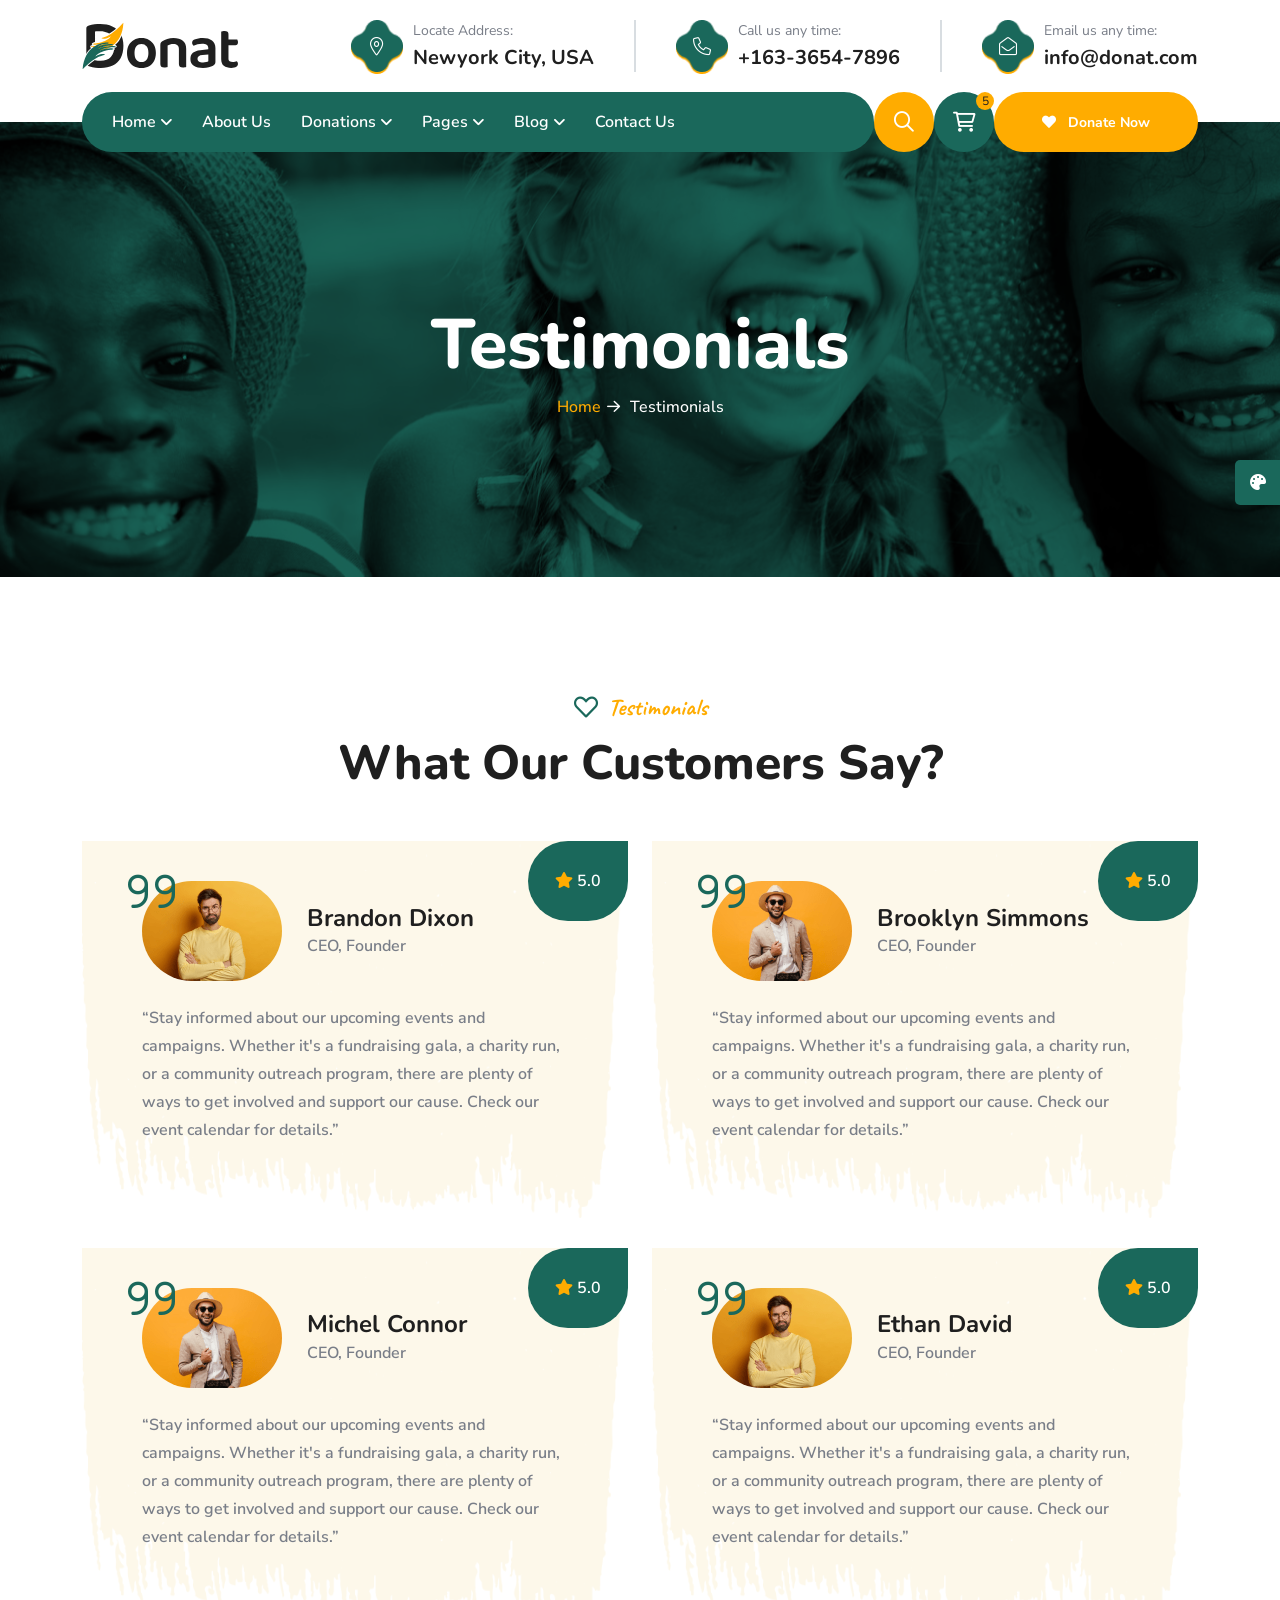
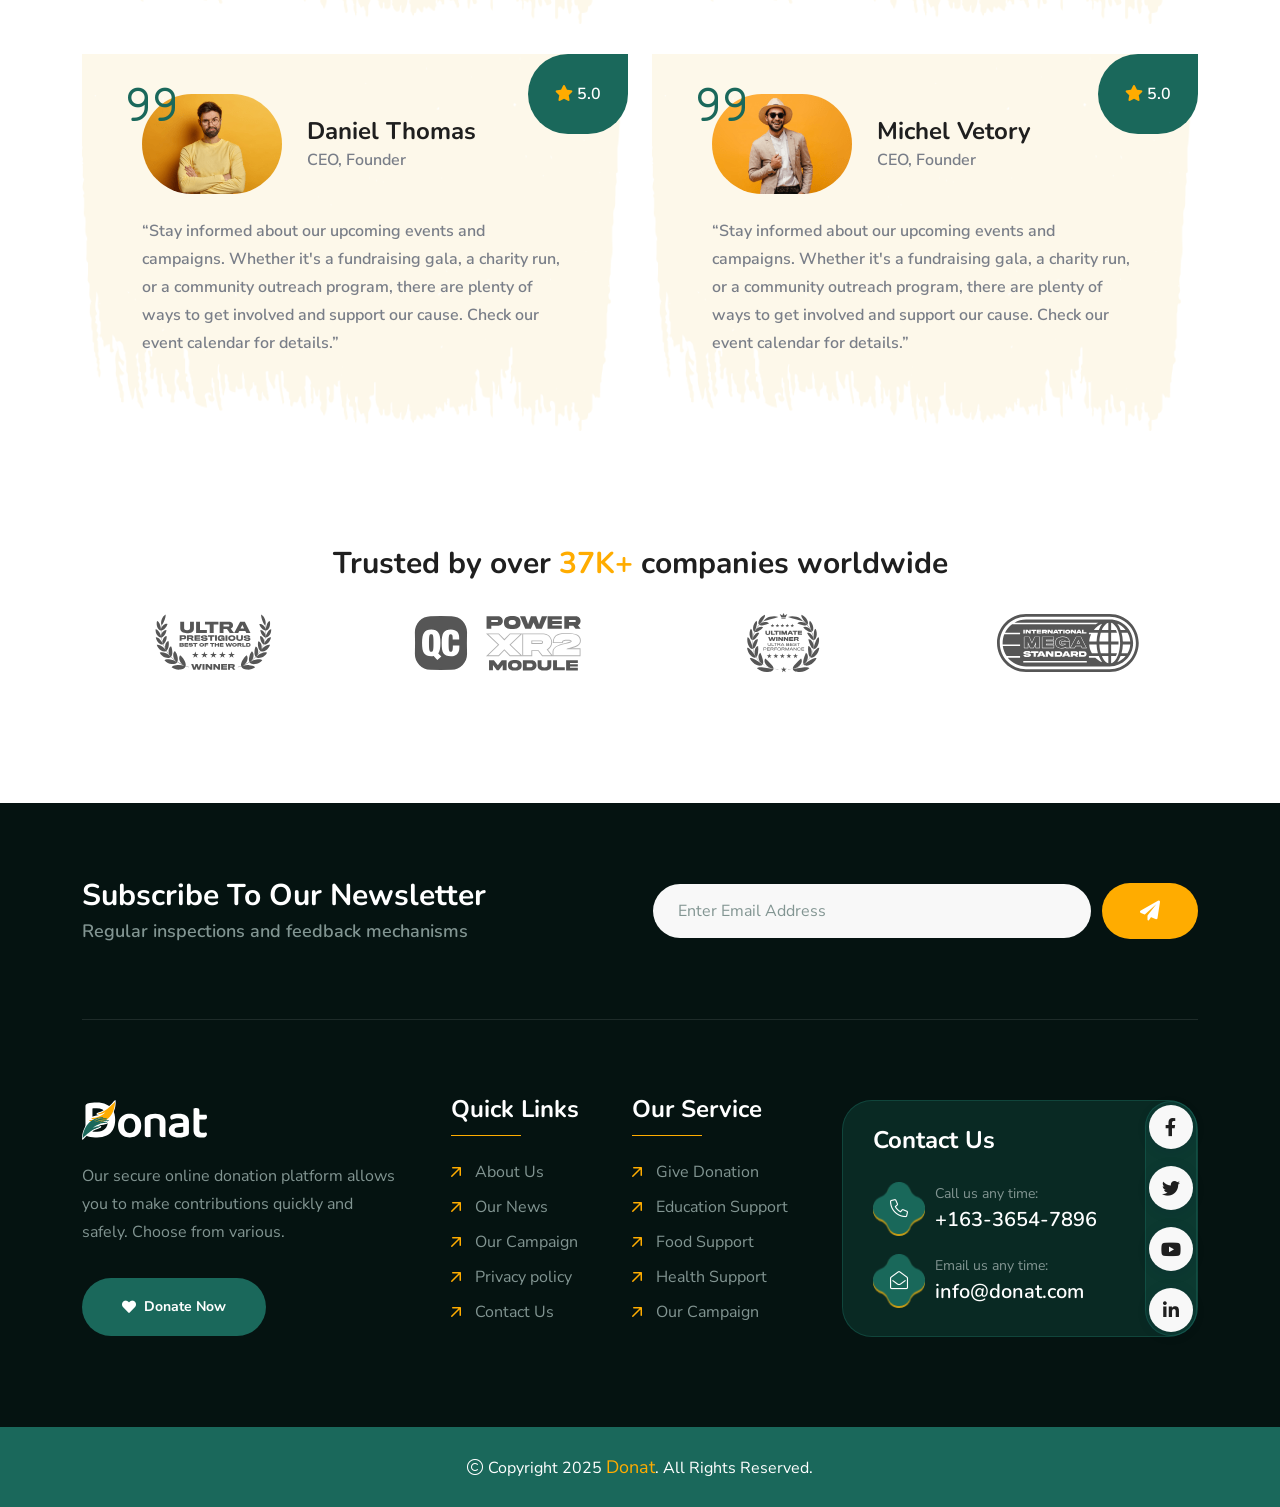
<file: testimonial.html>
<!doctype html>
<html class="no-js" lang="zxx" dir="ltr">

<head>
    <meta charset="utf-8">
    <meta http-equiv="x-ua-compatible" content="ie=edge">
    <title>Donat - Charity & Donation - Testimonials</title>
    <meta name="author" content="Donat">
    <meta name="description" content="Donat - Charity & Donation ">
    <meta name="keywords" content="Donat - Charity & Donation ">
    <meta name="robots" content="INDEX,FOLLOW">

    <!-- Mobile Specific Metas -->
    <meta name="viewport" content="width=device-width, initial-scale=1, shrink-to-fit=no">

    <!-- Favicons - Place favicon.ico in the root directory -->
    <link rel="apple-touch-icon" sizes="57x57" href="assets/img/favicons/apple-icon-57x57.png">
    <link rel="apple-touch-icon" sizes="60x60" href="assets/img/favicons/apple-icon-60x60.png">
    <link rel="apple-touch-icon" sizes="72x72" href="assets/img/favicons/apple-icon-72x72.png">
    <link rel="apple-touch-icon" sizes="76x76" href="assets/img/favicons/apple-icon-76x76.png">
    <link rel="apple-touch-icon" sizes="114x114" href="assets/img/favicons/apple-icon-114x114.png">
    <link rel="apple-touch-icon" sizes="120x120" href="assets/img/favicons/apple-icon-120x120.png">
    <link rel="apple-touch-icon" sizes="144x144" href="assets/img/favicons/apple-icon-144x144.png">
    <link rel="apple-touch-icon" sizes="152x152" href="assets/img/favicons/apple-icon-152x152.png">
    <link rel="apple-touch-icon" sizes="180x180" href="assets/img/favicons/apple-icon-180x180.png">
    <link rel="icon" type="image/png" sizes="192x192" href="assets/img/favicons/android-icon-192x192.png">
    <link rel="icon" type="image/png" sizes="32x32" href="assets/img/favicons/favicon-32x32.png">
    <link rel="icon" type="image/png" sizes="96x96" href="assets/img/favicons/favicon-96x96.png">
    <link rel="icon" type="image/png" sizes="16x16" href="assets/img/favicons/favicon-16x16.png">
    <link rel="manifest" href="assets/img/favicons/manifest.json">
    <meta name="msapplication-TileColor" content="#ffffff">
    <meta name="msapplication-TileImage" content="assets/img/favicons/ms-icon-144x144.png">
    <meta name="theme-color" content="#ffffff">

    <!--==============================
	  Google Fonts
	============================== -->
    <link rel="preconnect" href="https://fonts.googleapis.com/">
    <link rel="preconnect" href="https://fonts.gstatic.com/" crossorigin>
    <link href="https://fonts.googleapis.com/css2?family=Caveat:wght@400..700&amp;family=Nunito+Sans:ital,opsz,wght@0,6..12,200..1000;1,6..12,200..1000&amp;family=Nunito:ital,wght@0,200..1000;1,200..1000&amp;display=swap" rel="stylesheet">

    <!--==============================
	    All CSS File
	============================== -->
    <!-- Bootstrap -->
    <link rel="stylesheet" href="assets/css/bootstrap.min.css">
    <!-- Fontawesome Icon -->
    <link rel="stylesheet" href="assets/css/fontawesome.min.css">
    <!-- Magnific Popup -->
    <link rel="stylesheet" href="assets/css/magnific-popup.min.css">
    <!-- Swiper Js -->
    <link rel="stylesheet" href="assets/css/swiper-bundle.min.css">
    <!-- Theme Custom CSS -->
    <link rel="stylesheet" href="assets/css/style.css">

</head>

<body>

    <!--[if lte IE 9]>
    	<p class="browserupgrade">You are using an <strong>outdated</strong> browser. Please <a href="https://browsehappy.com/">upgrade your browser</a> to improve your experience and security.</p>
  	<![endif]-->


    <!--********************************
   		Code Start From Here 
	******************************** -->

    <!--==============================
     Preloader
  ==============================-->
    <div class="preloader ">
        <button class="th-btn style2 preloaderCls">Cancel Preloader </button>
        <div class="preloader-inner">
            <span class="loader">
                Donat
                <span class="loading-text">Donat</span>
            </span>
        </div>
    </div><!--==============================
    Sidemenu
============================== -->
    <div class="sidemenu-wrapper sidemenu-cart ">
        <div class="sidemenu-content">
            <button class="closeButton sideMenuCls"><i class="far fa-times"></i></button>
            <div class="widget woocommerce widget_shopping_cart">
                <h3 class="widget_title">Shopping cart</h3>
                <div class="widget_shopping_cart_content">
                    <ul class="woocommerce-mini-cart cart_list product_list_widget ">
                        <li class="woocommerce-mini-cart-item mini_cart_item">
                            <a href="#" class="remove remove_from_cart_button"><i class="far fa-times"></i></a>
                            <a href="#"><img src="assets/img/product/product_thumb_1_1.png" alt="Cart Image">Books</a>
                            <span class="quantity">1 ×
                                <span class="woocommerce-Price-amount amount">
                                    <span class="woocommerce-Price-currencySymbol">$</span>940.00</span>
                            </span>
                        </li>
                        <li class="woocommerce-mini-cart-item mini_cart_item">
                            <a href="#" class="remove remove_from_cart_button"><i class="far fa-times"></i></a>
                            <a href="#"><img src="assets/img/product/product_thumb_1_2.png" alt="Cart Image">Medicine</a>
                            <span class="quantity">1 ×
                                <span class="woocommerce-Price-amount amount">
                                    <span class="woocommerce-Price-currencySymbol">$</span>899.00</span>
                            </span>
                        </li>
                        <li class="woocommerce-mini-cart-item mini_cart_item">
                            <a href="#" class="remove remove_from_cart_button"><i class="far fa-times"></i></a>
                            <a href="#"><img src="assets/img/product/product_thumb_1_3.png" alt="Cart Image">Dress</a>
                            <span class="quantity">1 ×
                                <span class="woocommerce-Price-amount amount">
                                    <span class="woocommerce-Price-currencySymbol">$</span>756.00</span>
                            </span>
                        </li>
                        <li class="woocommerce-mini-cart-item mini_cart_item">
                            <a href="#" class="remove remove_from_cart_button"><i class="far fa-times"></i></a>
                            <a href="#"><img src="assets/img/product/product_thumb_1_4.png" alt="Cart Image">Chair</a>
                            <span class="quantity">1 ×
                                <span class="woocommerce-Price-amount amount">
                                    <span class="woocommerce-Price-currencySymbol">$</span>723.00</span>
                            </span>
                        </li>
                        <li class="woocommerce-mini-cart-item mini_cart_item">
                            <a href="#" class="remove remove_from_cart_button"><i class="far fa-times"></i></a>
                            <a href="#"><img src="assets/img/product/product_thumb_1_5.png" alt="Cart Image">Cloths</a>
                            <span class="quantity">1 ×
                                <span class="woocommerce-Price-amount amount">
                                    <span class="woocommerce-Price-currencySymbol">$</span>1080.00</span>
                            </span>
                        </li>
                    </ul>
                    <p class="woocommerce-mini-cart__total total">
                        <strong>Subtotal:</strong>
                        <span class="woocommerce-Price-amount amount">
                            <span class="woocommerce-Price-currencySymbol">$</span>4398.00</span>
                    </p>
                    <p class="woocommerce-mini-cart__buttons buttons">
                        <a href="cart.html" class="th-btn wc-forward">View cart</a>
                        <a href="checkout.html" class="th-btn checkout wc-forward">Checkout</a>
                    </p>
                </div>
            </div>
        </div>
    </div>
    <div class="popup-search-box d-none d-lg-block">
        <button class="searchClose"><i class="far fa-times"></i></button>
        <form action="#">
            <input type="text" placeholder="What are you looking for?">
            <button type="submit"><i class="fal fa-search"></i></button>
        </form>
    </div><!--==============================
    Mobile Menu
  ============================== -->
    <div class="th-menu-wrapper">
        <div class="th-menu-area text-center">
            <button class="th-menu-toggle"><i class="fal fa-times"></i></button>
            <div class="mobile-logo">
                <a href="index.html"><img src="assets/img/logo.svg" alt="Donat"></a>
            </div>
            <div class="th-mobile-menu">
                <ul>
                    <li class="">
                        <a href="index.html">Home</a>  
                    </li>
                    <li>
                        <a href="about.html">About Us</a>
                    </li>
                   
                    <li>
                        <a href="donate-now.html">Donate Now</a>
                    </li>
                        
                     <li>
                        <a href="gallery.html">Gallery</a>
                    </li>

                    <li>
                        <a href="testimonial.html">Testimonials</a>
                    </li>

                     <li>
                        <a href="blog.html">Blog </a>
                    </li>
                     
                    <li>
                        <a href="contact.html">Contact Us</a>
                    </li>
                </ul>
            </div>
        </div>
    </div>
    <div class="color-scheme-wrap active">
        <button class="switchIcon"><i class="fa-solid fa-palette"></i></button>
        <h3 class="color-scheme-wrap-title text-center">Color Switcher</h3>
        <h4 class="color-scheme-wrap-subtitle text-center">Theme Color</h4>
        <div class="color-switch-btns">
            <button data-color="#1A685B"><i class="fa-solid fa-droplet"></i></button>
            <button data-color="#f34e3a"><i class="fa-solid fa-droplet"></i></button>
            <button data-color="#FF4857"><i class="fa-solid fa-droplet"></i></button>
            <button data-color="#3843C1"><i class="fa-solid fa-droplet"></i></button>
            <button data-color="#FF7E02"><i class="fa-solid fa-droplet"></i></button>
        </div>
        <h4 class="color-scheme-wrap-subtitle mt-20 text-center">Secondary Color</h4>
        <div class="secondary-color-switch-btns">
            <button data-secondary-color="#FFAC00"><i class="fa-solid fa-droplet"></i></button>
            <button data-secondary-color="#F41E1E"><i class="fa-solid fa-droplet"></i></button>
            <button data-secondary-color="#f34e3a"><i class="fa-solid fa-droplet"></i></button>
            <button data-secondary-color="#FF4857"><i class="fa-solid fa-droplet"></i></button>
            <button data-secondary-color="#3843C1"><i class="fa-solid fa-droplet"></i></button>
        </div>
    </div><!--==============================
	Header Area
==============================-->
    <header class="th-header header-default">
        <div class="menu-top">
            <div class="container">
                <div class="row justify-content-center justify-content-lg-between align-items-center gy-2">
                    <div class="col-auto d-none d-lg-block">
                        <div class="header-logo">
                            <a href="index.html"><img src="assets/img/logo.svg" alt="Donat"></a>
                        </div>
                    </div>
                    <div class="col-auto d-none d-md-block">
                        <div class="info-card-wrap">
                            <div class="info-card">
                                <div class="box-icon">
                                    <i class="fal fa-map-marker-alt"></i>
                                    <div class="bg-shape1" data-mask-src="assets/img/shape/info_card_icon_bg_shape_1_1.png"></div>
                                    <div class="bg-shape2" data-mask-src="assets/img/shape/info_card_icon_bg_shape_1_1.png"></div>
                                </div>
                                <div class="box-content">
                                    <p class="box-text">Locate Address:</p>
                                    <h4 class="box-title"><a href="https://www.google.com/maps">Newyork City, USA</a></h4>
                                </div>
                            </div>
                            <div class="info-card">
                                <div class="box-icon">
                                    <i class="fal fa-phone"></i>
                                    <div class="bg-shape1" data-mask-src="assets/img/shape/info_card_icon_bg_shape_1_1.png"></div>
                                    <div class="bg-shape2" data-mask-src="assets/img/shape/info_card_icon_bg_shape_1_1.png"></div>
                                </div>
                                <div class="box-content">
                                    <p class="box-text">Call us any time:</p>
                                    <h4 class="box-title"><a href="tel:16336547896">+163-3654-7896</a></h4>
                                </div>
                            </div>
                            <div class="info-card">
                                <div class="box-icon">
                                    <i class="fal fa-envelope-open"></i>
                                    <div class="bg-shape1" data-mask-src="assets/img/shape/info_card_icon_bg_shape_1_1.png"></div>
                                    <div class="bg-shape2" data-mask-src="assets/img/shape/info_card_icon_bg_shape_1_1.png"></div>
                                </div>
                                <div class="box-content">
                                    <p class="box-text">Email us any time:</p>
                                    <h4 class="box-title"><a href="mailto:info@donat.com">info@donat.com</a></h4>
                                </div>
                            </div>
                        </div>
                    </div>
                    <div class="col-auto header-social-col">
                        <div class="th-social">
                            <a href="https://www.facebook.com/"><i class="fab fa-facebook-f"></i></a>
                            <a href="https://www.twitter.com/"><i class="fab fa-twitter"></i></a>
                            <a href="https://www.youtube.com/"><i class="fab fa-youtube"></i></a>
                            <a href="https://www.linkedin.com/"><i class="fab fa-linkedin-in"></i></a>
                        </div>
                    </div>
                </div>
            </div>
        </div>
        <div class="sticky-wrapper">
            <!-- Main Menu Area -->
            <div class="container">
                <div class="menu-area">
                    <div class="menu-area-wrap">
                        <div class="col-auto d-inline-block d-lg-none">
                            <div class="header-logo">
                                <a href="index.html"><img src="assets/img/logo-white.svg" alt="Donat"></a>
                            </div>
                        </div>
                        <nav class="main-menu d-none d-lg-block">
                            <ul>
                                <li class="menu-item-has-children">
                                    <a href="index.html">Home</a>
                                    <ul class="mega-menu mega-menu-content">
                                        <li>
                                            <div class="container">
                                                <div class="row gy-4">
                                                    <div class="col-lg-4">
                                                        <div class="mega-menu-box">
                                                            <div class="mega-menu-img">
                                                                <img src="assets/img/pages/index.jpg" alt="Home One">
                                                                <div class="btn-wrap">
                                                                    <a href="index.html" class="th-btn ">Multipage</a>
                                                                    <a href="home-1-op.html" class="th-btn ">Onepage</a>
                                                                    <a href="home-1-rtl.html" class="th-btn ">RTL</a>
                                                                </div>
                                                            </div>
                                                            <h3 class="mega-menu-title"><a href="index.html">Home One</a></h3>
                                                        </div>
                                                    </div>
                                                    <div class="col-lg-4">
                                                        <div class="mega-menu-box">
                                                            <div class="mega-menu-img">
                                                                <img src="assets/img/pages/home-2.jpg" alt="Home Two">
                                                                <div class="btn-wrap">
                                                                    <a href="home-2.html" class="th-btn ">Multipage</a>
                                                                    <a href="home-2-op.html" class="th-btn ">Onepage</a>
                                                                    <a href="home-2-rtl.html" class="th-btn ">RTL</a>
                                                                </div>
                                                            </div>
                                                            <h3 class="mega-menu-title"><a href="home-2.html">Home Two</a></h3>
                                                        </div>
                                                    </div>
                                                    <div class="col-lg-4">
                                                        <div class="mega-menu-box">
                                                            <div class="mega-menu-img">
                                                                <img src="assets/img/pages/home-3.jpg" alt="Home Three">
                                                                <div class="btn-wrap">
                                                                    <a href="home-3.html" class="th-btn ">Multipage</a>
                                                                    <a href="home-3-op.html" class="th-btn ">Onepage</a>
                                                                    <a href="home-3-rtl.html" class="th-btn ">RTL</a>
                                                                </div>
                                                            </div>
                                                            <h3 class="mega-menu-title"><a href="home-3.html">Home Three</a></h3>
                                                        </div>
                                                    </div>
                                                    <div class="col-lg-4">
                                                        <div class="mega-menu-box">
                                                            <div class="mega-menu-img">
                                                                <img src="assets/img/pages/home-4.jpg" alt="Home Four">
                                                                <div class="btn-wrap">
                                                                    <a href="home-4.html" class="th-btn ">Multipage</a>
                                                                    <a href="home-4-op.html" class="th-btn ">Onepage</a>
                                                                    <a href="home-4-rtl.html" class="th-btn ">RTL</a>
                                                                </div>
                                                            </div>
                                                            <h3 class="mega-menu-title"><a href="home-4.html">Home Four</a></h3>
                                                        </div>
                                                    </div>
                                                    <div class="col-lg-4">
                                                        <div class="mega-menu-box">
                                                            <div class="mega-menu-img">
                                                                <img src="assets/img/pages/home-5.jpg" alt="Home Five">
                                                                <div class="btn-wrap">
                                                                    <a href="home-5.html" class="th-btn ">Multipage</a>
                                                                    <a href="home-5-op.html" class="th-btn ">Onepage</a>
                                                                    <a href="home-5-rtl.html" class="th-btn ">RTL</a>
                                                                </div>
                                                            </div>
                                                            <h3 class="mega-menu-title"><a href="home-5.html">Home Five</a></h3>
                                                        </div>
                                                    </div>
                                                </div>
                                            </div>
                                        </li>
                                    </ul>
                                </li>
                                <li><a href="about.html">About Us</a></li>
                                <li class="menu-item-has-children">
                                    <a href="#">Donations</a>
                                    <ul class="sub-menu">
                                        <li><a href="donation.html">Donations</a></li>
                                        <li><a href="donation-details.html">Donation Details</a></li>
                                        <li><a href="donate-now.html">Donate Now</a></li>
                                    </ul>
                                </li>
                                <li class="menu-item-has-children">
                                    <a href="#">Pages</a>
                                    <ul class="sub-menu">
                                        <li class="menu-item-has-children">
                                            <a href="#">Shop</a>
                                            <ul class="sub-menu">
                                                <li><a href="shop.html">Shop</a></li>
                                                <li><a href="shop-details.html">Shop Details</a></li>
                                                <li><a href="cart.html">Cart Page</a></li>
                                                <li><a href="checkout.html">Checkout</a></li>
                                                <li><a href="wishlist.html">Wishlist</a></li>
                                            </ul>
                                        </li>
                                        <li><a href="team.html">Volunteers</a></li>
                                        <li><a href="team-details.html">Volunteer Details</a></li>
                                        <li><a href="add-team.html">Become A Volunteer</a></li>
                                        <li><a href="gallery.html">Gallery</a></li>
                                        <li><a href="pricing.html">Pricing</a></li>
                                        <li><a href="faq.html">FAQS</a></li>
                                        <li><a href="testimonial.html">Testimonials</a></li>
                                        <li><a href="error.html">Error Page</a></li>
                                    </ul>
                                </li>
                                <li class="menu-item-has-children">
                                    <a href="#">Blog</a>
                                    <ul class="sub-menu">
                                        <li><a href="blog.html">Blog</a></li>
                                        <li><a href="blog-details.html">Blog Details</a></li>
                                    </ul>
                                </li>
                                <li>
                                    <a href="contact.html">Contact Us</a>
                                </li>
                            </ul>
                        </nav>
                        <p class="header-notice"><img class="me-1" src="assets/img/icon/heart-icon.svg" alt="img">Are you ready to help them? Let’s become a volunteers...</p>
                    </div>
                    <div class="header-button">
                        <button type="button" class="icon-btn style2 searchBoxToggler d-lg-block d-none"><i class="far fa-search"></i></button>
                        <button type="button" class="icon-btn sideMenuToggler">
                            <span class="badge">5</span>
                            <i class="fa-regular fa-cart-shopping"></i>
                        </button>
                        <a href="contact.html" class="th-btn style3 d-lg-block d-none"><i class="fas fa-heart me-2"></i> Donate Now</a>
                        <button type="button" class="icon-btn th-menu-toggle d-lg-none"><i class="far fa-bars"></i></button>
                    </div>
                </div>
            </div>
        </div>
    </header>


    <!--==============================
    Breadcumb
============================== -->
    <div class="breadcumb-wrapper " data-bg-src="assets/img/bg/breadcumb-bg.jpg" data-overlay="theme">
        <div class="container">
            <div class="breadcumb-content">
                <h1 class="breadcumb-title">Testimonials</h1>
                <ul class="breadcumb-menu">
                    <li><a href="index.html">Home</a></li>
                    <li>Testimonials</li>
                </ul>
            </div>
        </div>
    </div>
    <!--==============================
Testimonial Area  
==============================-->
    <section class="overflow-hidden space">
        <div class="container">
            <div class="title-area text-center">
                <span class="sub-title after-none before-none"><i class="far fa-heart text-theme"></i>Testimonials</span>
                <h2 class="sec-title">What Our Customers Say?</h2>
            </div>
            <div class="row gy-30">
                <div class="col-lg-6">
                    <div class="testi-card3">
                        <div class="testi-card-shape" data-mask-src="assets/img/shape/testi-card-bg-shape3-1.png"></div>
                        <div class="testi-card_review">
                            <i class="fas fa-star"></i>
                            5.0
                        </div>
                        <div class="testi-card_profile">
                            <div class="box-thumb">
                                <img src="assets/img/testimonial/testi_3_1.png" alt="img">
                                <div class="quote-icon">
                                    <i class="fal fa-quote-right"></i>
                                </div>
                            </div>
                            <div class="media-left">
                                <h3 class="testi-card_name">Brandon Dixon</h3>
                                <span class="testi-card_desig">CEO, Founder</span>
                            </div>
                        </div>
                        <p class="testi-card_text">“Stay informed about our upcoming events and campaigns. Whether it's a fundraising gala, a charity run, or a community outreach program, there are plenty of ways to get involved and support our cause. Check our event calendar for details.”</p>
                    </div>
                </div>
                <div class="col-lg-6">
                    <div class="testi-card3">
                        <div class="testi-card-shape" data-mask-src="assets/img/shape/testi-card-bg-shape3-1.png"></div>
                        <div class="testi-card_review">
                            <i class="fas fa-star"></i>
                            5.0
                        </div>
                        <div class="testi-card_profile">
                            <div class="box-thumb">
                                <img src="assets/img/testimonial/testi_3_2.png" alt="img">
                                <div class="quote-icon">
                                    <i class="fal fa-quote-right"></i>
                                </div>
                            </div>
                            <div class="media-left">
                                <h3 class="testi-card_name">Brooklyn Simmons</h3>
                                <span class="testi-card_desig">CEO, Founder</span>
                            </div>
                        </div>
                        <p class="testi-card_text">“Stay informed about our upcoming events and campaigns. Whether it's a fundraising gala, a charity run, or a community outreach program, there are plenty of ways to get involved and support our cause. Check our event calendar for details.”</p>
                    </div>
                </div>
                <div class="col-lg-6">
                    <div class="testi-card3">
                        <div class="testi-card-shape" data-mask-src="assets/img/shape/testi-card-bg-shape3-1.png"></div>
                        <div class="testi-card_review">
                            <i class="fas fa-star"></i>
                            5.0
                        </div>
                        <div class="testi-card_profile">
                            <div class="box-thumb">
                                <img src="assets/img/testimonial/testi_3_2.png" alt="img">
                                <div class="quote-icon">
                                    <i class="fal fa-quote-right"></i>
                                </div>
                            </div>
                            <div class="media-left">
                                <h3 class="testi-card_name">Michel Connor</h3>
                                <span class="testi-card_desig">CEO, Founder</span>
                            </div>
                        </div>
                        <p class="testi-card_text">“Stay informed about our upcoming events and campaigns. Whether it's a fundraising gala, a charity run, or a community outreach program, there are plenty of ways to get involved and support our cause. Check our event calendar for details.”</p>
                    </div>
                </div>
                <div class="col-lg-6">
                    <div class="testi-card3">
                        <div class="testi-card-shape" data-mask-src="assets/img/shape/testi-card-bg-shape3-1.png"></div>
                        <div class="testi-card_review">
                            <i class="fas fa-star"></i>
                            5.0
                        </div>
                        <div class="testi-card_profile">
                            <div class="box-thumb">
                                <img src="assets/img/testimonial/testi_3_1.png" alt="img">
                                <div class="quote-icon">
                                    <i class="fal fa-quote-right"></i>
                                </div>
                            </div>
                            <div class="media-left">
                                <h3 class="testi-card_name">Ethan David</h3>
                                <span class="testi-card_desig">CEO, Founder</span>
                            </div>
                        </div>
                        <p class="testi-card_text">“Stay informed about our upcoming events and campaigns. Whether it's a fundraising gala, a charity run, or a community outreach program, there are plenty of ways to get involved and support our cause. Check our event calendar for details.”</p>
                    </div>
                </div>
                <div class="col-lg-6">
                    <div class="testi-card3">
                        <div class="testi-card-shape" data-mask-src="assets/img/shape/testi-card-bg-shape3-1.png"></div>
                        <div class="testi-card_review">
                            <i class="fas fa-star"></i>
                            5.0
                        </div>
                        <div class="testi-card_profile">
                            <div class="box-thumb">
                                <img src="assets/img/testimonial/testi_3_1.png" alt="img">
                                <div class="quote-icon">
                                    <i class="fal fa-quote-right"></i>
                                </div>
                            </div>
                            <div class="media-left">
                                <h3 class="testi-card_name">Daniel Thomas</h3>
                                <span class="testi-card_desig">CEO, Founder</span>
                            </div>
                        </div>
                        <p class="testi-card_text">“Stay informed about our upcoming events and campaigns. Whether it's a fundraising gala, a charity run, or a community outreach program, there are plenty of ways to get involved and support our cause. Check our event calendar for details.”</p>
                    </div>
                </div>
                <div class="col-lg-6">
                    <div class="testi-card3">
                        <div class="testi-card-shape" data-mask-src="assets/img/shape/testi-card-bg-shape3-1.png"></div>
                        <div class="testi-card_review">
                            <i class="fas fa-star"></i>
                            5.0
                        </div>
                        <div class="testi-card_profile">
                            <div class="box-thumb">
                                <img src="assets/img/testimonial/testi_3_2.png" alt="img">
                                <div class="quote-icon">
                                    <i class="fal fa-quote-right"></i>
                                </div>
                            </div>
                            <div class="media-left">
                                <h3 class="testi-card_name">Michel Vetory</h3>
                                <span class="testi-card_desig">CEO, Founder</span>
                            </div>
                        </div>
                        <p class="testi-card_text">“Stay informed about our upcoming events and campaigns. Whether it's a fundraising gala, a charity run, or a community outreach program, there are plenty of ways to get involved and support our cause. Check our event calendar for details.”</p>
                    </div>
                </div>
            </div>
        </div>
    </section>

    <!--==============================
Brand Area  
==============================-->
    <div class="space-bottom overflow-hidden brand-area-1">
        <div class="container">
            <div class="brand-wrap1 p-0 m-0 text-center">
                <h3 class="brand-wrap-title">Trusted by over <span class="text-theme2"><span class="counter-number">90</span>K+</span> companies worldwide</h3>
                <div class="swiper th-slider" id="brandSlider1" data-slider-options='{"breakpoints":{"0":{"slidesPerView":2},"576":{"slidesPerView":"2"},"768":{"slidesPerView":"2"},"992":{"slidesPerView":"3"},"1200":{"slidesPerView":"4"},"1400":{"slidesPerView":"5", "spaceBetween": "90"}}}'>
                    <div class="swiper-wrapper">
                        <div class="swiper-slide">
                            <a href="blog.html" class="brand-box">
                                <img src="assets/img/brand/brand1-1.svg" alt="Brand Logo">
                            </a>
                        </div>
                        <div class="swiper-slide">
                            <a href="blog.html" class="brand-box">
                                <img src="assets/img/brand/brand1-2.svg" alt="Brand Logo">
                            </a>
                        </div>
                        <div class="swiper-slide">
                            <a href="blog.html" class="brand-box">
                                <img src="assets/img/brand/brand1-3.svg" alt="Brand Logo">
                            </a>
                        </div>
                        <div class="swiper-slide">
                            <a href="blog.html" class="brand-box">
                                <img src="assets/img/brand/brand1-4.svg" alt="Brand Logo">
                            </a>
                        </div>
                        <div class="swiper-slide">
                            <a href="blog.html" class="brand-box">
                                <img src="assets/img/brand/brand1-5.svg" alt="Brand Logo">
                            </a>
                        </div>
                        <div class="swiper-slide">
                            <a href="blog.html" class="brand-box">
                                <img src="assets/img/brand/brand1-1.svg" alt="Brand Logo">
                            </a>
                        </div>
                        <div class="swiper-slide">
                            <a href="blog.html" class="brand-box">
                                <img src="assets/img/brand/brand1-2.svg" alt="Brand Logo">
                            </a>
                        </div>
                        <div class="swiper-slide">
                            <a href="blog.html" class="brand-box">
                                <img src="assets/img/brand/brand1-3.svg" alt="Brand Logo">
                            </a>
                        </div>
                        <div class="swiper-slide">
                            <a href="blog.html" class="brand-box">
                                <img src="assets/img/brand/brand1-4.svg" alt="Brand Logo">
                            </a>
                        </div>
                        <div class="swiper-slide">
                            <a href="blog.html" class="brand-box">
                                <img src="assets/img/brand/brand1-5.svg" alt="Brand Logo">
                            </a>
                        </div>
                    </div>

                </div>
            </div>
        </div>
    </div>
    <!--==============================
	Footer Area
==============================-->
    <footer class="footer-wrapper footer-default" data-bg-src="assets/img/bg/footer-default-bg-mask.png">
        <div class="footer-bg-shape2 shape-mockup jump" data-top="20%" data-right="0">
            <img src="assets/img/shape/footer-bg-shape3.png" alt="img">
        </div>
        <div class="footer-bg-shape3 shape-mockup d-none" data-bottom="0" data-right="0">
            <img src="assets/img/shape/footer-bg-shape2.png" alt="img">
        </div>
        <div class="footer-top">
            <div class="container">
                <div class="subscribe-box">
                    <div class="row gy-40 align-items-center justify-content-center">
                        <div class="col-xl-6">
                            <h4 class="subscribe-box_title">Subscribe to Our Newsletter</h4>
                            <p class="subscribe-box_text">Regular inspections and feedback mechanisms</p>
                        </div>
                        <div class="col-xl-6 col-lg-8">
                            <form class="newsletter-form">
                                <div class="form-group">
                                    <input class="form-control" type="email" placeholder="Enter Email Address" required="">
                                </div>
                                <button type="submit" class="th-btn style3"><i class="fas fa-paper-plane"></i></button>
                            </form>
                        </div>
                    </div>
                </div>
            </div>
        </div>
        <div class="widget-area">
            <div class="container">
                <div class="row justify-content-between">
                    <div class="col-md-6 col-xl-auto">
                        <div class="widget footer-widget">
                            <div class="th-widget-about">
                                <div class="about-logo">
                                    <a href="index.html"><img src="assets/img/logo-white.svg" alt="Donat"></a>
                                </div>
                                <p class="about-text"> Our secure online donation platform allows you to make contributions quickly and safely. Choose from various.</p>
                                <a href="contact.html" class="th-btn"><i class="fas fa-heart me-2"></i> Donate Now</a>
                            </div>
                        </div>
                    </div>
                    <div class="col-sm-6 col-xl-auto">
                        <div class="widget widget_nav_menu footer-widget">
                            <h3 class="widget_title">Quick Links</h3>
                            <div class="menu-all-pages-container">
                                <ul class="menu">
                                    <li><a href="about.html">About Us</a></li>
                                    <li><a href="blog.html">Our News</a></li>
                                    <li><a href="about.html">Our Campaign</a></li>
                                    <li><a href="contact.html">Privacy policy</a></li>
                                    <li><a href="contact.html">Contact Us</a></li>
                                </ul>
                            </div>
                        </div>
                    </div>
                    <div class="col-sm-6 col-xl-auto">
                        <div class="widget widget_nav_menu footer-widget">
                            <h3 class="widget_title">Our Service</h3>
                            <div class="menu-all-pages-container">
                                <ul class="menu">
                                    <li><a href="donate-now.html">Give Donation</a></li>
                                    <li><a href="faq.html">Education Support</a></li>
                                    <li><a href="faq.html">Food Support</a></li>
                                    <li><a href="faq.html">Health Support</a></li>
                                    <li><a href="gallery.html">Our Campaign </a></li>
                                </ul>
                            </div>
                        </div>
                    </div>
                    <div class="col-md-6 col-xl-auto">
                        <div class="widget footer-widget">
                            <div class="th-widget-contact">
                                <h3 class="widget_title">Contact Us</h3>
                                <div class="info-card">
                                    <div class="box-icon">
                                        <i class="fal fa-phone"></i>
                                        <div class="bg-shape1" data-mask-src="assets/img/shape/info_card_icon_bg_shape_1_1.png"></div>
                                        <div class="bg-shape2" data-mask-src="assets/img/shape/info_card_icon_bg_shape_1_1.png"></div>
                                    </div>
                                    <div class="box-content">
                                        <p class="box-text">Call us any time:</p>
                                        <h4 class="box-title"><a href="tel:16336547896">+163-3654-7896</a></h4>
                                    </div>
                                </div>
                                <div class="info-card">
                                    <div class="box-icon">
                                        <i class="fal fa-envelope-open"></i>
                                        <div class="bg-shape1" data-mask-src="assets/img/shape/info_card_icon_bg_shape_1_1.png"></div>
                                        <div class="bg-shape2" data-mask-src="assets/img/shape/info_card_icon_bg_shape_1_1.png"></div>
                                    </div>
                                    <div class="box-content">
                                        <p class="box-text">Email us any time:</p>
                                        <h4 class="box-title"><a href="mailto:info@donat.com">info@donat.com</a></h4>
                                    </div>
                                </div>
                                <div class="th-social style2">
                                    <a href="https://www.facebook.com/"><i class="fab fa-facebook-f"></i></a>
                                    <a href="https://www.twitter.com/"><i class="fab fa-twitter"></i></a>
                                    <a href="https://www.youtube.com/"><i class="fab fa-youtube"></i></a>
                                    <a href="https://www.linkedin.com/"><i class="fab fa-linkedin-in"></i></a>
                                </div>
                            </div>
                        </div>
                    </div>
                </div>
            </div>
        </div>
        <div class="copyright-wrap">
            <div class="container">
                <div class="row justify-content-center gy-3 align-items-center">
                    <div class="col-lg-12">
                        <p class="copyright-text text-center">
                            <i class="fal fa-copyright"></i> Copyright 2025 <a href="index.html">Donat</a>. All Rights Reserved.
                        </p>
                    </div>
                </div>
            </div>
        </div>
    </footer>

    <!--********************************
			Code End  Here 
	******************************** -->

    <!-- Scroll To Top -->
    <div class="scroll-top">
        <svg class="progress-circle svg-content" width="100%" height="100%" viewBox="-1 -1 102 102">
            <path d="M50,1 a49,49 0 0,1 0,98 a49,49 0 0,1 0,-98" style="transition: stroke-dashoffset 10ms linear 0s; stroke-dasharray: 307.919, 307.919; stroke-dashoffset: 307.919;"></path>
        </svg>
    </div>

    <!--==============================
    All Js File
============================== -->
    <!-- Jquery -->
    <script src="assets/js/vendor/jquery-3.7.1.min.js"></script>
    <!-- Swiper Js -->
    <script src="assets/js/swiper-bundle.min.js"></script>
    <!-- Bootstrap -->
    <script src="assets/js/bootstrap.min.js"></script>
    <!-- Magnific Popup -->
    <script src="assets/js/jquery.magnific-popup.min.js"></script>
    <!-- Counter Up -->
    <script src="assets/js/jquery.counterup.min.js"></script>
    <!-- Range Slider -->
    <script src="assets/js/jquery-ui.min.js"></script>
    <!-- Isotope Filter -->
    <script src="assets/js/imagesloaded.pkgd.min.js"></script>
    <script src="assets/js/isotope.pkgd.min.js"></script>

    <!-- Main Js File -->
    <script src="assets/js/main.js"></script>
</body>

</html>
</file>
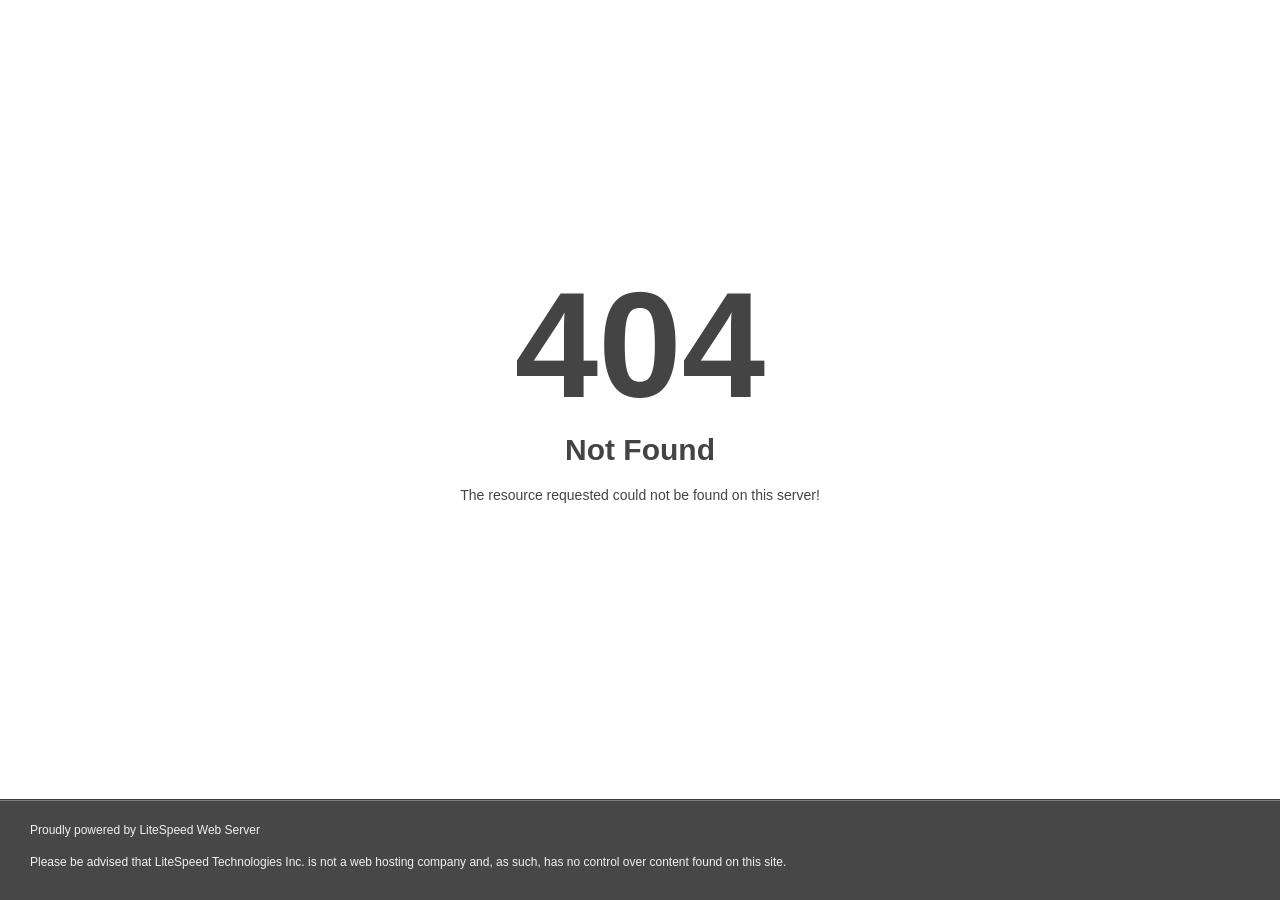
<file: assets/img/shape/star.html>
<!DOCTYPE html>
<html style="height:100%">
<head>
<meta name="viewport" content="width=device-width, initial-scale=1, shrink-to-fit=no" />
<title> 404 Not Found
</title><style>@media (prefers-color-scheme:dark){body{background-color:#000!important}}</style></head>
<body style="color: #444; margin:0;font: normal 14px/20px Arial, Helvetica, sans-serif; height:100%; background-color: #fff;">
<div style="height:auto; min-height:100%; ">     <div style="text-align: center; width:800px; margin-left: -400px; position:absolute; top: 30%; left:50%;">
        <h1 style="margin:0; font-size:150px; line-height:150px; font-weight:bold;">404</h1>
<h2 style="margin-top:20px;font-size: 30px;">Not Found
</h2>
<p>The resource requested could not be found on this server!</p>
</div></div><div style="color:#f0f0f0; font-size:12px;margin:auto;padding:0px 30px 0px 30px;position:relative;clear:both;height:100px;margin-top:-101px;background-color:#474747;border-top: 1px solid rgba(0,0,0,0.15);box-shadow: 0 1px 0 rgba(255, 255, 255, 0.3) inset;">
<br>Proudly powered by LiteSpeed Web Server<p>Please be advised that LiteSpeed Technologies Inc. is not a web hosting company and, as such, has no control over content found on this site.</p></div></body></html>
</file>
